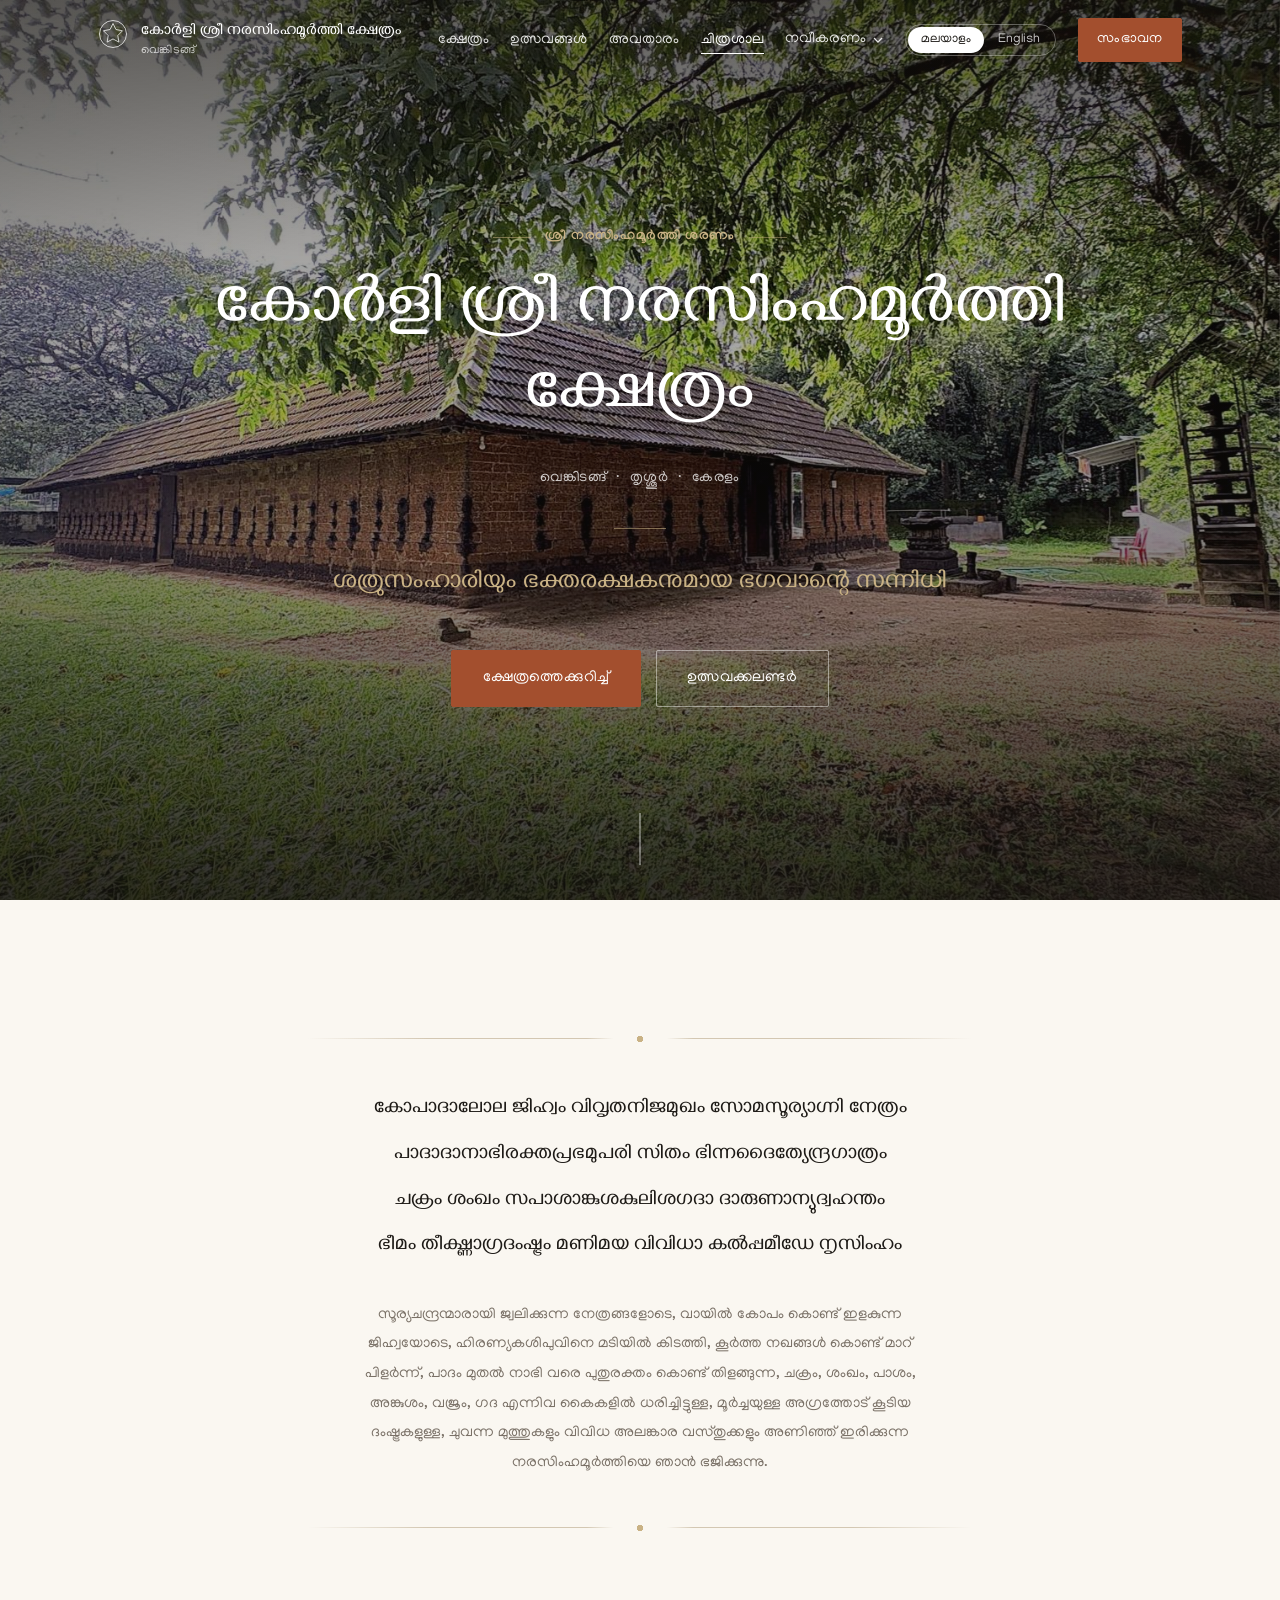
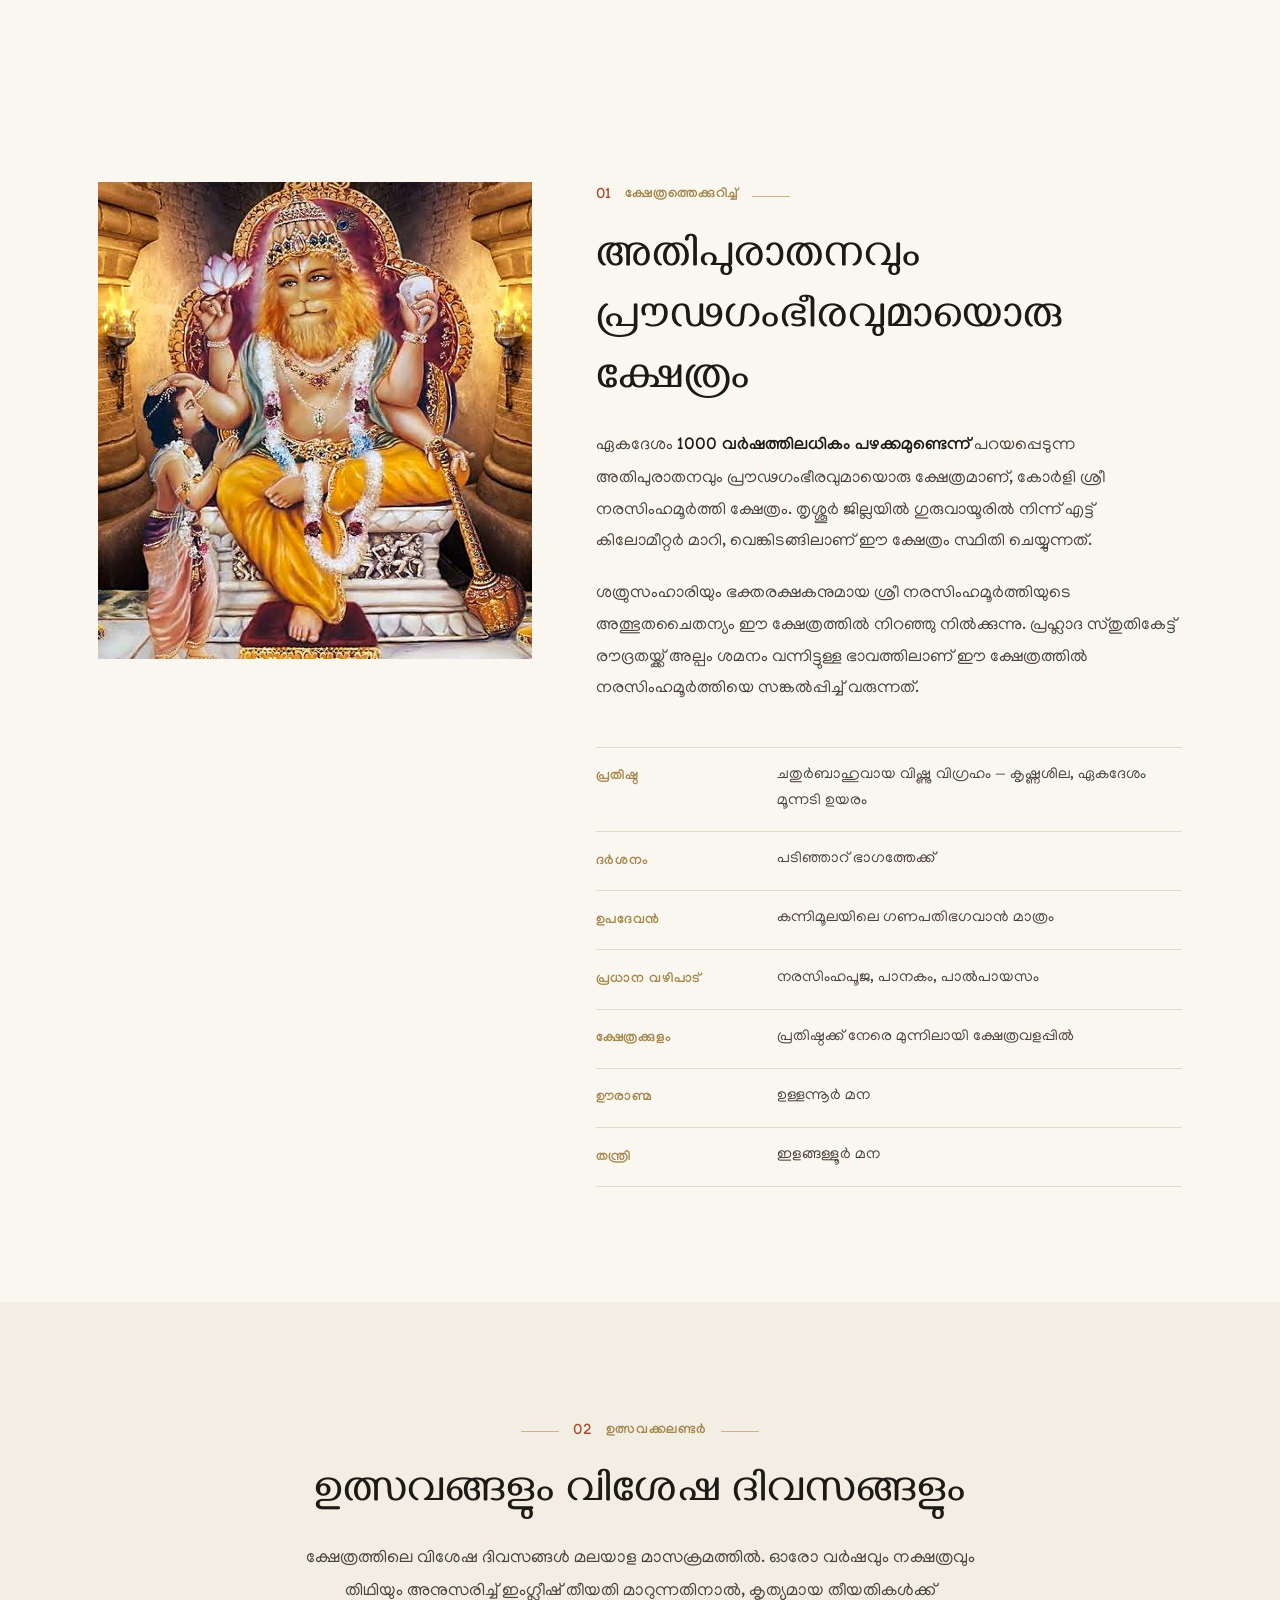
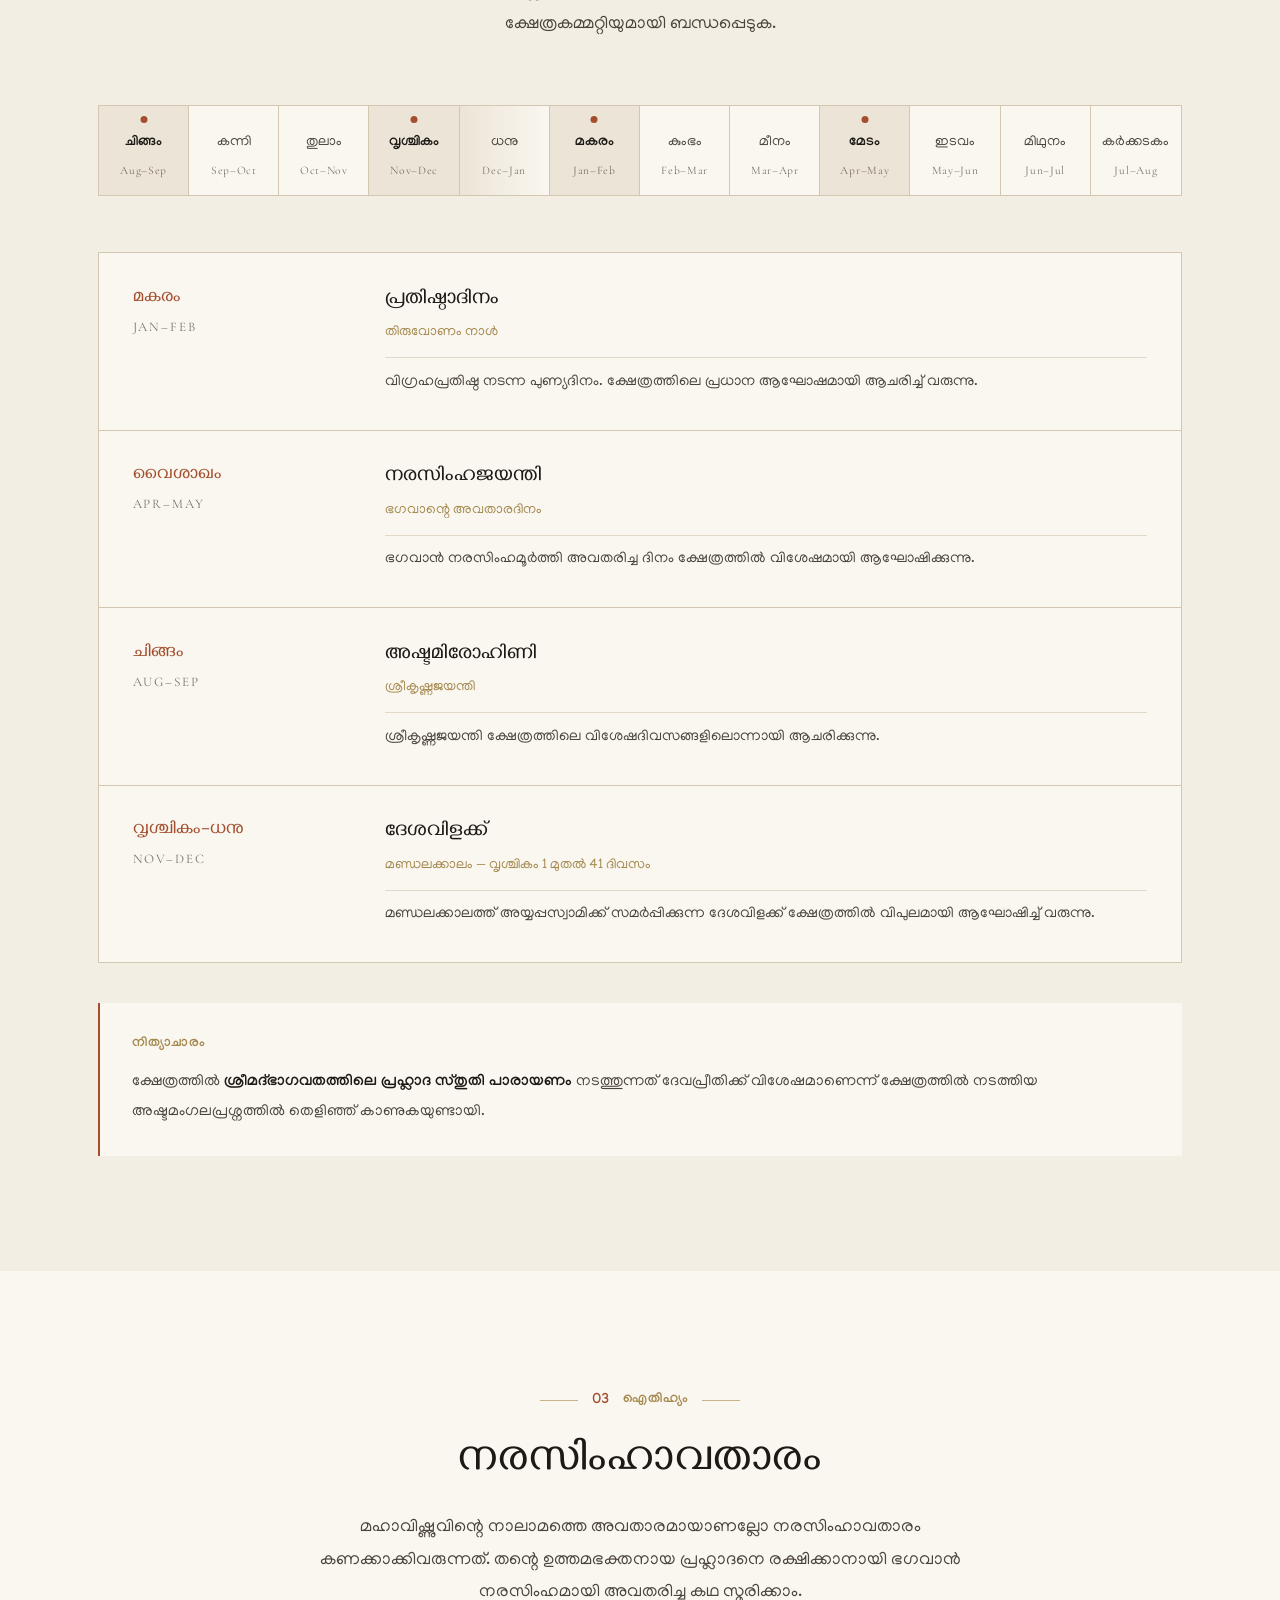
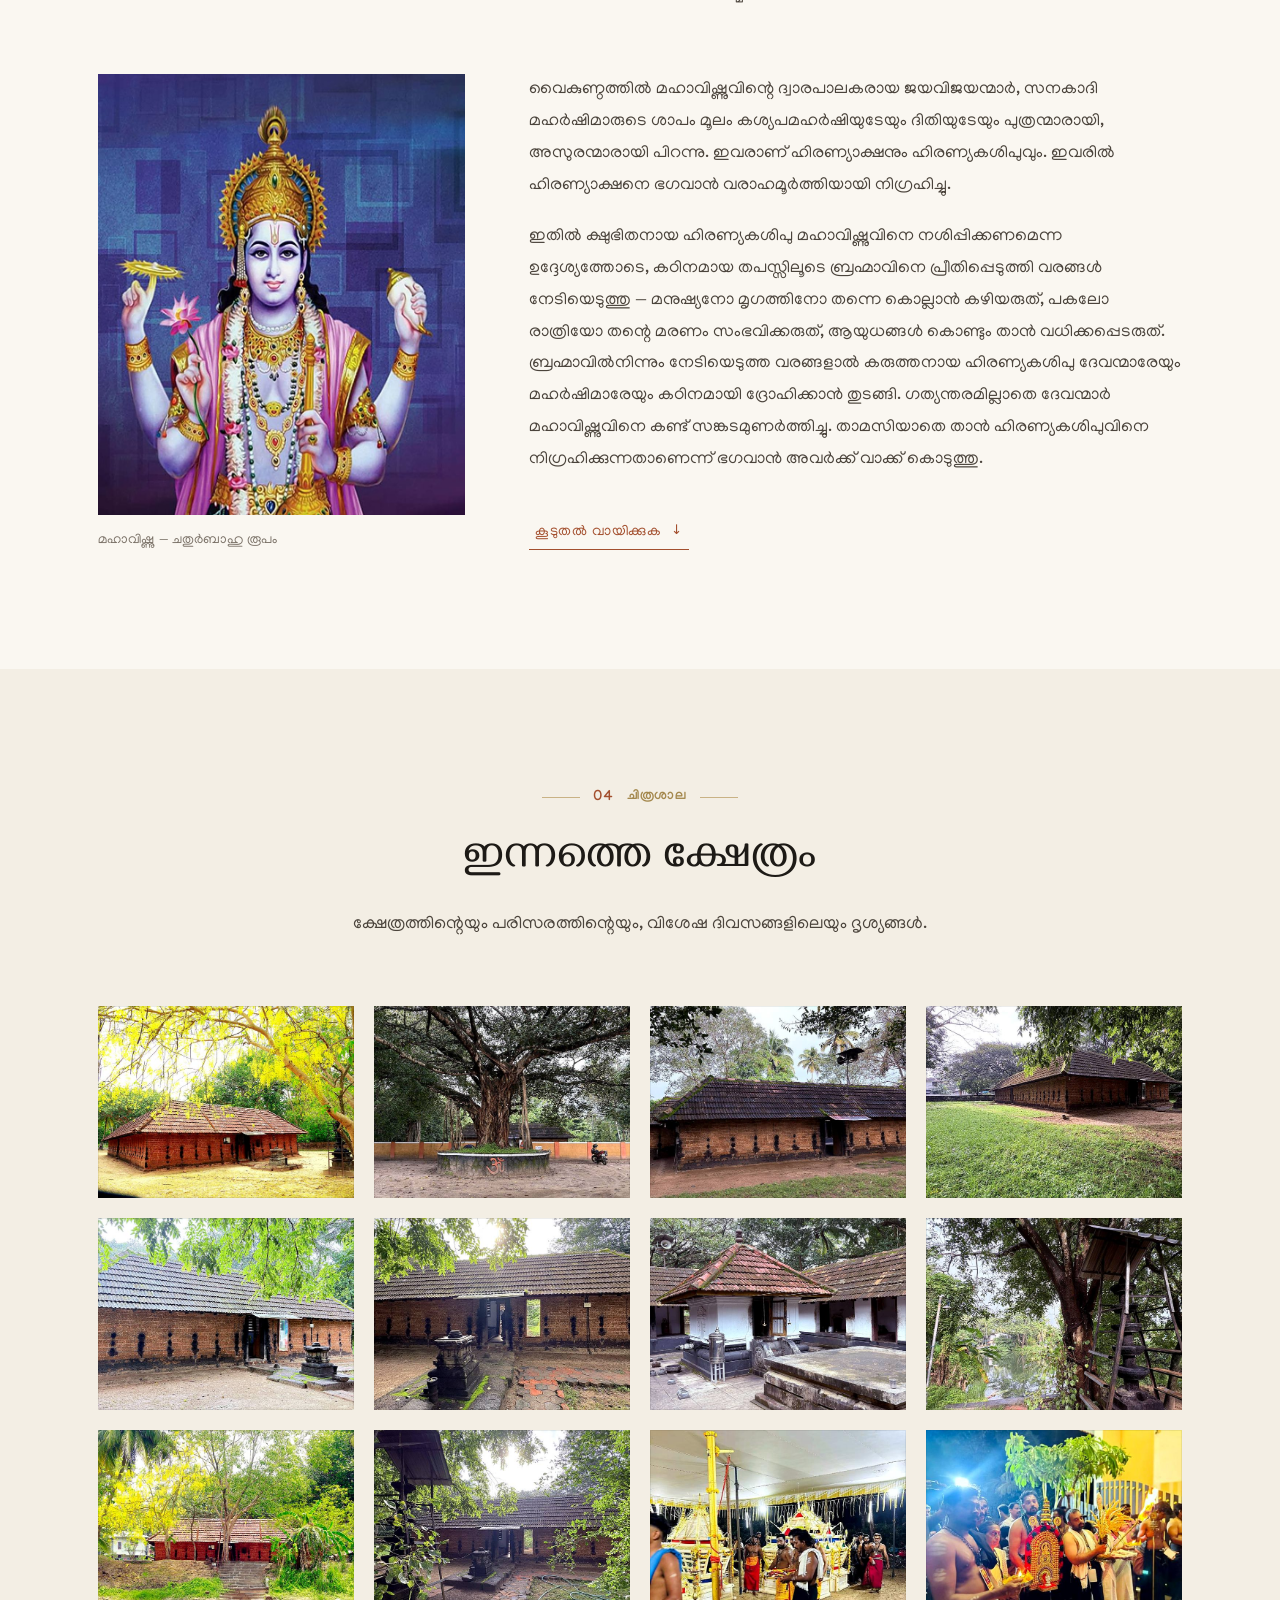
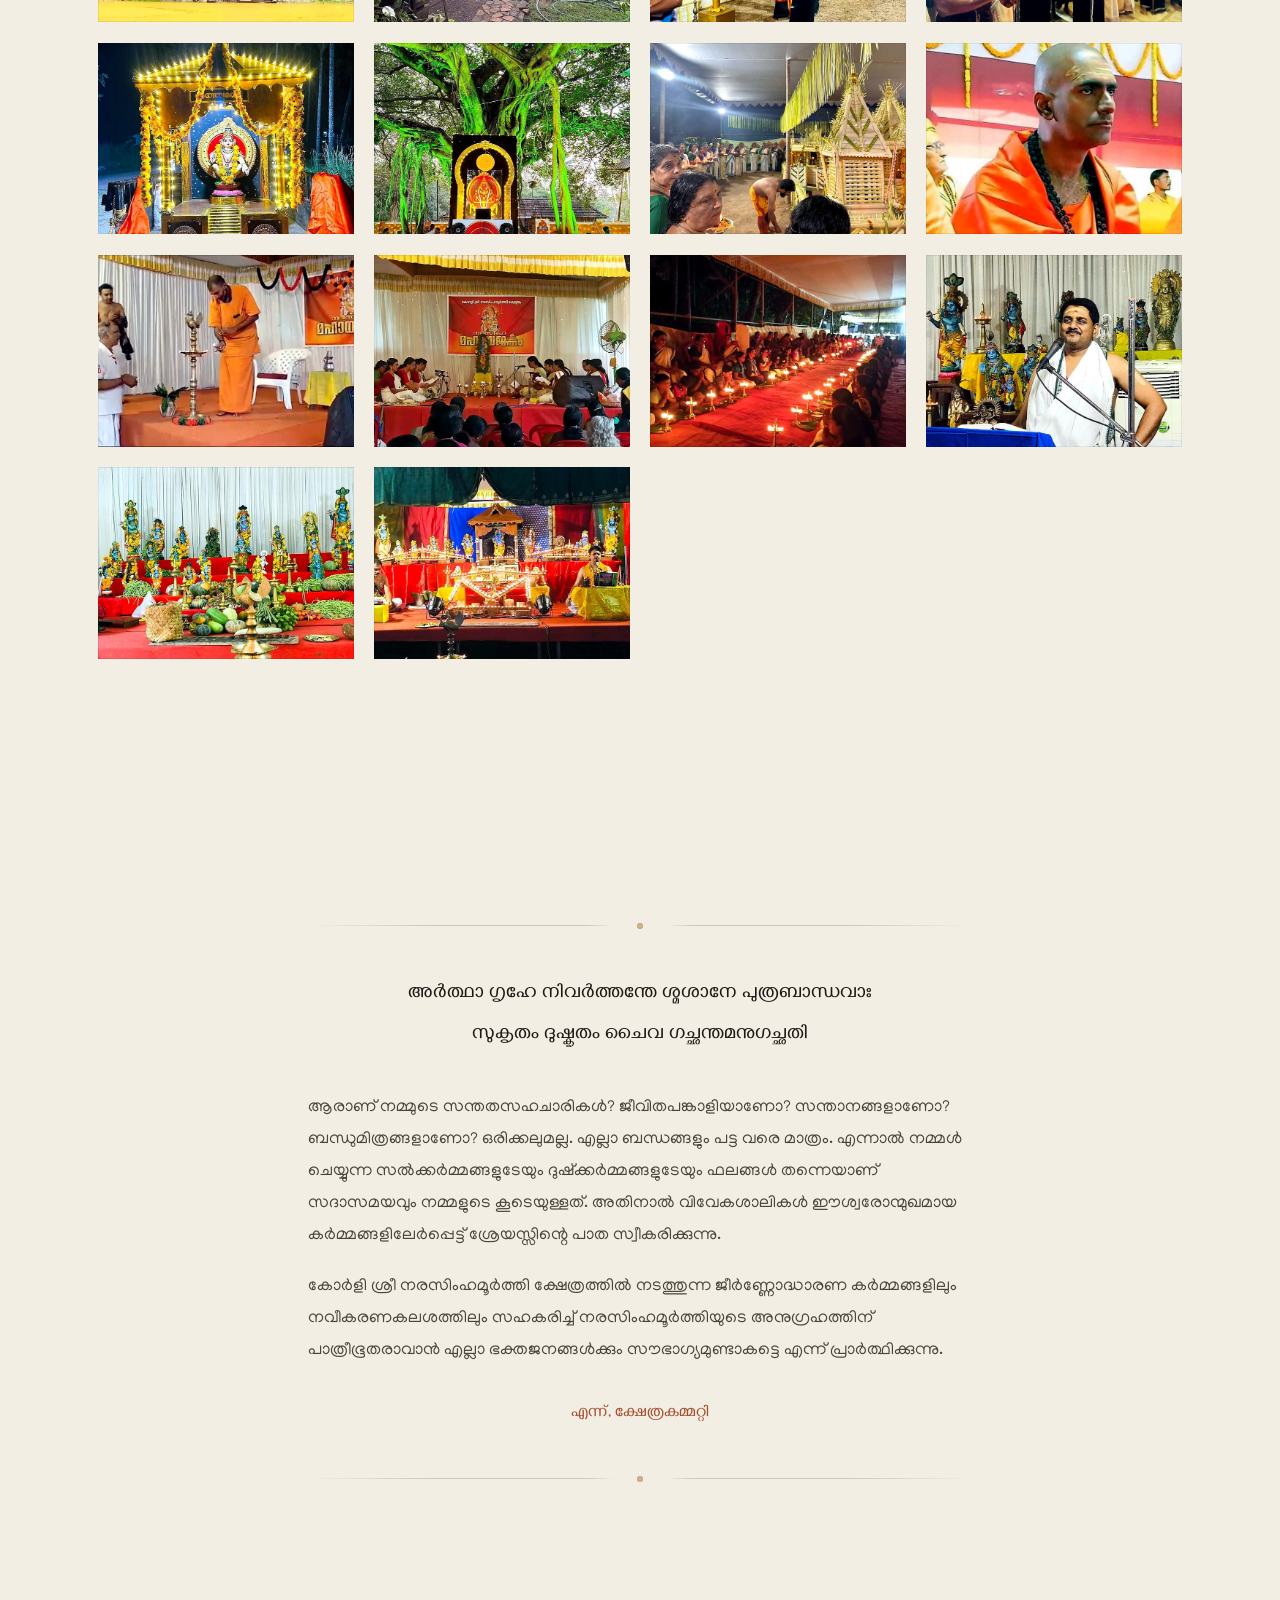
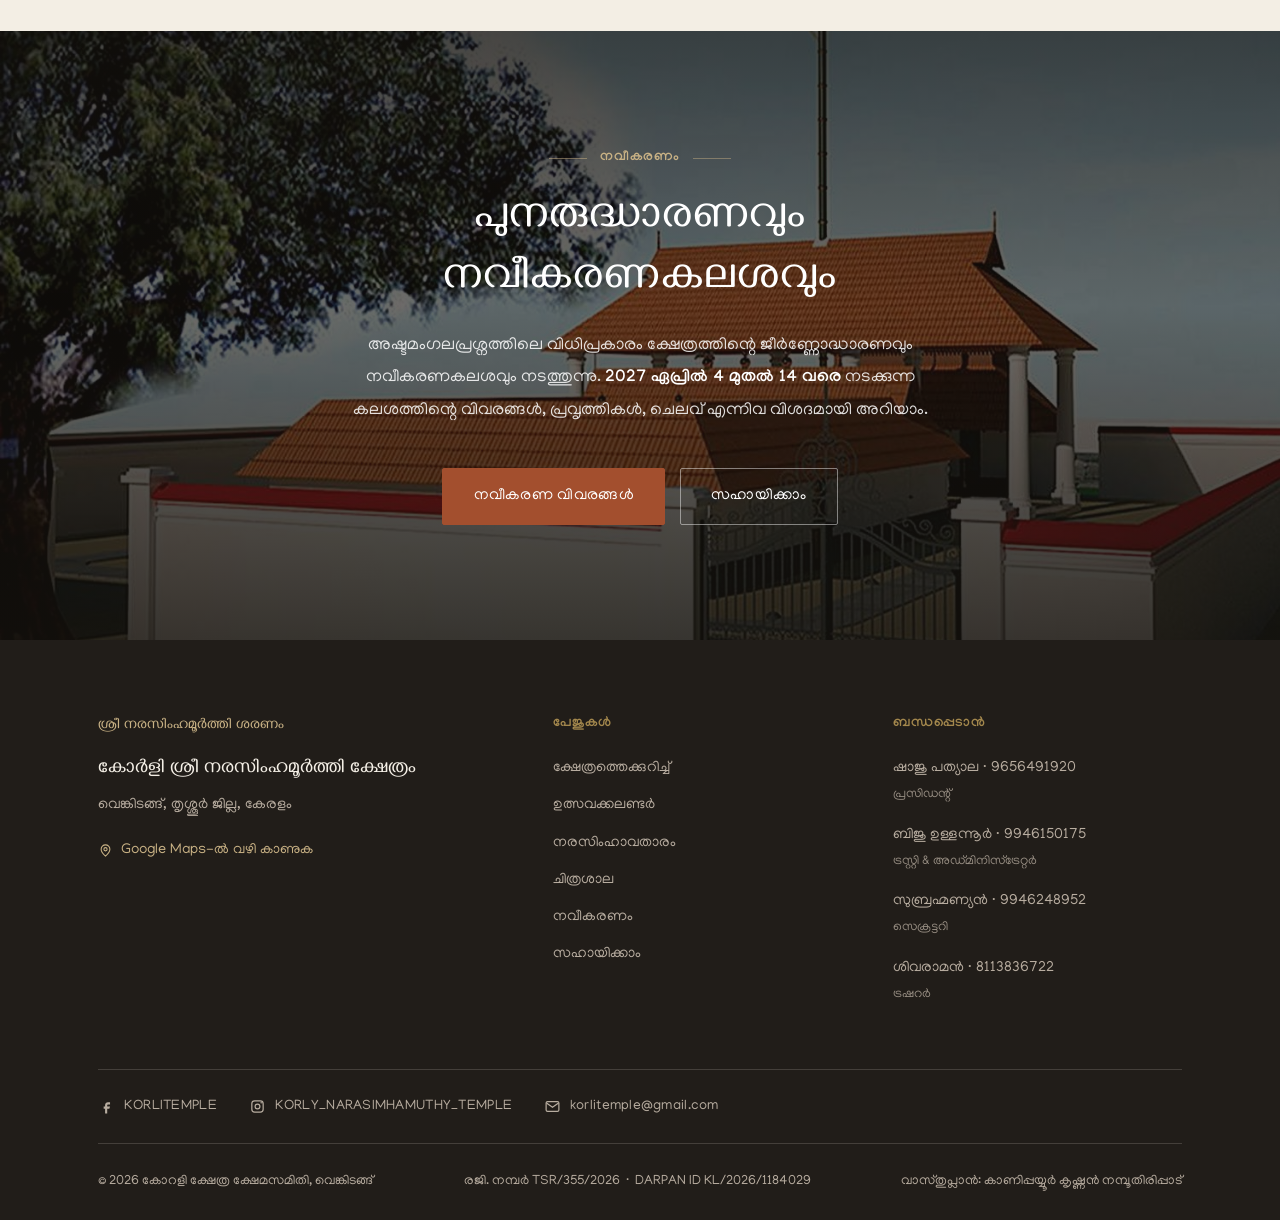
<file: Code/index.html>
<!DOCTYPE html>
<html lang="ml" data-lang="ml">
<head>
<meta charset="UTF-8">
<meta name="viewport" content="width=device-width, initial-scale=1">
<title>കോർളി ശ്രീ നരസിംഹമൂർത്തി ക്ഷേത്രം, വെങ്കിടങ്ങ്</title>
<meta name="description" content="വെങ്കിടങ്ങിലെ അതിപുരാതനമായ കോർളി ശ്രീ നരസിംഹമൂർത്തി ക്ഷേത്രം — ചരിത്രം, പ്രതിഷ്ഠ, ഉത്സവങ്ങൾ, നരസിംഹാവതാരം, ചിത്രശാല.">
<meta name="theme-color" content="#faf7f1">

<meta property="og:type" content="website">
<meta property="og:locale" content="ml_IN">
<meta property="og:title" content="കോർളി ശ്രീ നരസിംഹമൂർത്തി ക്ഷേത്രം, വെങ്കിടങ്ങ്">
<meta property="og:description" content="വെങ്കിടങ്ങിലെ അതിപുരാതനമായ ശ്രീ നരസിംഹമൂർത്തി ക്ഷേത്രം.">
<meta property="og:image" content="assets/img/hero.jpg">

<link rel="preconnect" href="https://fonts.googleapis.com">
<link rel="preconnect" href="https://fonts.gstatic.com" crossorigin>
<link href="https://fonts.googleapis.com/css2?family=Gayathri:wght@100;400;700&family=Manjari:wght@100;400;700&family=Cormorant+Garamond:wght@300;400;500;600&display=swap" rel="stylesheet">
<link rel="stylesheet" href="css/style.css">
<noscript><style>
  .reveal{ opacity:1; transform:none; }
  .collapse__body{ max-height:none; opacity:1; }
  .collapse__btn,.langsw{ display:none; }
</style></noscript>
<link rel="icon" href="data:image/svg+xml,%3Csvg xmlns='http://www.w3.org/2000/svg' viewBox='0 0 32 32'%3E%3Crect width='32' height='32' fill='%23faf7f1'/%3E%3Cpath d='M16 4l3.2 6.6L26.5 12l-5.2 5.2 1.2 7.3L16 21l-6.5 3.5 1.2-7.3L5.5 12l7.3-1.4z' fill='none' stroke='%23a34f2e' stroke-width='1.4'/%3E%3C/svg%3E">
</head>
<body>

<div class="progress" id="progress" aria-hidden="true"></div>
<a class="skip" href="#main"><span lang="ml">ഉള്ളടക്കത്തിലേക്ക് പോകുക</span><span lang="en">Skip to content</span></a>

<!-- ══════════ HEADER ══════════ -->
<header class="hdr" id="hdr">
  <div class="hdr__in">
    <a class="brand" href="index.html">
      <span class="brand__mark" aria-hidden="true">
        <svg viewBox="0 0 40 40" width="30" height="30">
          <circle cx="20" cy="20" r="18" fill="none" stroke="currentColor" stroke-width="1"/>
          <path d="M20 6l3.9 8 8.8 1.7-6.3 6.3 1.4 8.8L20 26.6 12.2 30.8l1.4-8.8L7.3 15.7 16.1 14z"
                fill="none" stroke="currentColor" stroke-width="1"/>
        </svg>
      </span>
      <span class="brand__txt">
        <span class="brand__name" lang="ml">കോർളി ശ്രീ നരസിംഹമൂർത്തി ക്ഷേത്രം</span>
        <span class="brand__name" lang="en">Korli Sri Narasimhamurthy Temple</span>
        <span class="brand__sub" lang="ml">വെങ്കിടങ്ങ്</span>
        <span class="brand__sub" lang="en">Venkitangu</span>
      </span>
    </a>

    <nav class="nav" id="nav" aria-label="പ്രധാന മെനു">
      <ul class="nav__list">
        <li><a href="#kshethram"><span lang="ml">ക്ഷേത്രം</span><span lang="en">Temple</span></a></li>
        <li><a href="#kalendar"><span lang="ml">ഉത്സവങ്ങൾ</span><span lang="en">Festivals</span></a></li>
        <li><a href="#avatharam"><span lang="ml">അവതാരം</span><span lang="en">Avatar</span></a></li>
        <li><a href="#chithrasala"><span lang="ml">ചിത്രശാല</span><span lang="en">Gallery</span></a></li>

        <li class="nav__has-sub" data-sub>
          <a href="renovation.html" class="nav__subtoggle" aria-expanded="false" aria-haspopup="true">
            <span lang="ml">നവീകരണം</span><span lang="en">Renovation</span>
            <svg class="nav__caret" viewBox="0 0 10 6" width="10" height="6" aria-hidden="true">
              <path d="M1 1l4 4 4-4" fill="none" stroke="currentColor" stroke-width="1.3"/>
            </svg>
          </a>
          <ul class="nav__sub">
            <li><a href="renovation.html#kalasham"><span lang="ml">നവീകരണ കലശം</span><span lang="en">Naveekarana Kalasham</span></a></li>
            <li><a href="renovation.html#darshanam"><span lang="ml">നവീകരണ ദർശനം</span><span lang="en">Renovation Vision</span></a></li>
            <li><a href="renovation.html#pravruthikal"><span lang="ml">പ്രവൃത്തികളും ചെലവും</span><span lang="en">Works &amp; Costs</span></a></li>
            <li><a href="renovation.html#prashnam"><span lang="ml">അഷ്ടമംഗലപ്രശ്നം</span><span lang="en">Ashtamangala Prashna</span></a></li>
          </ul>
        </li>
      </ul>

      <div class="langsw" role="group" aria-label="Language / ഭാഷ">
        <button type="button" data-lang-set="ml" class="is-on">മലയാളം</button>
        <button type="button" data-lang-set="en">English</button>
      </div>

      <a class="btn btn--sm nav__cta" href="renovation.html#sahayikkam">
        <span lang="ml">സംഭാവന</span><span lang="en">Donation</span>
      </a>
    </nav>

    <!-- mobile-only language toggle: lives in the header bar, not the drawer,
         so it is reachable without opening the menu -->
    <div class="langsw langsw--bar" role="group" aria-label="Language / ഭാഷ">
      <button type="button" data-lang-set="ml">
        <svg viewBox="0 0 24 24" width="15" height="15" aria-hidden="true">
          <circle cx="12" cy="12" r="9" fill="none" stroke="currentColor" stroke-width="1.6"/>
          <path d="M3 12h18M12 3c2.6 2.7 2.6 15.3 0 18M12 3c-2.6 2.7-2.6 15.3 0 18"
                fill="none" stroke="currentColor" stroke-width="1.6"/>
        </svg><span>മലയാളം</span>
      </button>
      <button type="button" data-lang-set="en">
        <svg viewBox="0 0 24 24" width="15" height="15" aria-hidden="true">
          <circle cx="12" cy="12" r="9" fill="none" stroke="currentColor" stroke-width="1.6"/>
          <path d="M3 12h18M12 3c2.6 2.7 2.6 15.3 0 18M12 3c-2.6 2.7-2.6 15.3 0 18"
                fill="none" stroke="currentColor" stroke-width="1.6"/>
        </svg><span>English</span>
      </button>
    </div>

    <button class="burger" id="burger" aria-label="മെനു തുറക്കുക" aria-expanded="false" aria-controls="nav">
      <span></span><span></span><span></span>
    </button>
  </div>
</header>

<main id="main">

<!-- ══════════ HERO ══════════ -->
<section class="hero" id="top">
  <div class="hero__media">
    <img src="assets/img/hero.jpg" alt="കോർളി ശ്രീ നരസിംഹമൂർത്തി ക്ഷേത്രം" fetchpriority="high" width="1900" height="1069">
  </div>
  <div class="hero__veil"></div>

  <div class="hero__in">
    <p class="eyebrow eyebrow--light reveal">
      <span lang="ml">ശ്രീ നരസിംഹമൂർത്തി ശരണം</span>
      <span lang="en">We seek refuge in Lord Sri Narasimha Murthy</span>
    </p>
    <h1 class="hero__title reveal" data-d="1">
      <span lang="ml">കോർളി ശ്രീ നരസിംഹമൂർത്തി<br>ക്ഷേത്രം</span>
      <span lang="en">Korli Sri Narasimhamurthy<br>Temple</span>
    </h1>
    <p class="hero__place reveal" data-d="2">
      <span lang="ml">വെങ്കിടങ്ങ് &nbsp;·&nbsp; തൃശ്ശൂർ &nbsp;·&nbsp; കേരളം</span>
      <span lang="en">Venkitangu &nbsp;·&nbsp; Thrissur &nbsp;·&nbsp; Kerala</span>
    </p>
    <p class="hero__tag reveal" data-d="3">
      <span lang="ml">ശത്രുസംഹാരിയും ഭക്തരക്ഷകനുമായ ഭഗവാന്റെ സന്നിധി</span>
      <span lang="en">The sanctum of the Lord who destroys enemies and protects His devotees</span>
    </p>
    <div class="hero__acts reveal" data-d="4">
      <a class="btn" href="#kshethram"><span lang="ml">ക്ഷേത്രത്തെക്കുറിച്ച്</span><span lang="en">About the Temple</span></a>
      <a class="btn btn--ghost btn--ghost-light" href="#kalendar"><span lang="ml">ഉത്സവക്കലണ്ടർ</span><span lang="en">Festival Calendar</span></a>
    </div>
  </div>

  <a class="hero__scroll" href="#sloka" aria-label="താഴേക്ക്"><span></span></a>
</section>

<!-- ══════════ SLOKA ══════════ -->
<section class="sloka" id="sloka">
  <div class="wrap wrap--narrow">
    <span class="ornament" aria-hidden="true"></span>
    <blockquote class="sloka__verse reveal">
      <p>കോപാദാലോല ജിഹ്വം വിവൃതനിജമുഖം സോമസൂര്യാഗ്നി നേത്രം</p>
      <p>പാദാദാനാഭിരക്തപ്രഭമുപരി സിതം ഭിന്നദൈത്യേന്ദ്രഗാത്രം</p>
      <p>ചക്രം ശംഖം സപാശാങ്കുശകുലിശഗദാ ദാരുണാന്യുദ്വഹന്തം</p>
      <p>ഭീമം തീക്ഷ്ണാഗ്രദംഷ്ട്രം മണിമയ വിവിധാ കൽപ്പമീഡേ നൃസിംഹം</p>
    </blockquote>
    <p class="sloka__meaning reveal" data-d="1" lang="ml">
      സൂര്യചന്ദ്രന്മാരായി ജ്വലിക്കുന്ന നേത്രങ്ങളോടെ, വായിൽ കോപം കൊണ്ട് ഇളകുന്ന ജിഹ്വയോടെ,
      ഹിരണ്യകശിപുവിനെ മടിയിൽ കിടത്തി, കൂർത്ത നഖങ്ങൾ കൊണ്ട് മാറ് പിളർന്ന്, പാദം മുതൽ നാഭി വരെ
      പുതുരക്തം കൊണ്ട് തിളങ്ങുന്ന, ചക്രം, ശംഖം, പാശം, അങ്കുശം, വജ്രം, ഗദ എന്നിവ കൈകളിൽ
      ധരിച്ചിട്ടുള്ള, മൂർച്ചയുള്ള അഗ്രത്തോട് കൂടിയ ദംഷ്ട്രകളുള്ള, ചുവന്ന മുത്തുകളും വിവിധ അലങ്കാര
      വസ്തുക്കളും അണിഞ്ഞ് ഇരിക്കുന്ന നരസിംഹമൂർത്തിയെ ഞാൻ ഭജിക്കുന്നു.
    </p>
    <p class="sloka__meaning reveal" data-d="1" lang="en">
      I worship Lord Narasimha, whose eyes are as bright as the Sun and the Moon, whose tongue
      moves angrily, who has laid Hiranyakashipu in His lap and pierced his chest with His sharp
      nails, so that the body is covered with warm blood from the feet to the navel, who is armed
      with the conch, the discus, the rope, the iron goad, the Vajra and the mace, whose large
      canine teeth are sharp-edged and who sits, adorned with red pearls and various other ornaments.
    </p>
    <span class="ornament" aria-hidden="true"></span>
  </div>
</section>

<!-- ══════════ ABOUT ══════════ -->
<section class="sec" id="kshethram">
  <div class="wrap">
    <div class="split">
      <div class="split__media reveal">
        <figure class="fig fig--tall">
          <img src="assets/img/deity-about.jpg" alt="പ്രഹ്ലാദനെ അനുഗ്രഹിക്കുന്ന ശ്രീ നരസിംഹമൂർത്തി — പ്രസന്നഭാവം" loading="lazy" width="820" height="902">
        </figure>
      </div>
      <div class="split__body">
        <p class="eyebrow reveal"><span class="num">01</span>
          <span lang="ml">ക്ഷേത്രത്തെക്കുറിച്ച്</span><span lang="en">About the Temple</span></p>
        <h2 class="reveal" data-d="1">
          <span lang="ml">അതിപുരാതനവും<br>പ്രൗഢഗംഭീരവുമായൊരു ക്ഷേത്രം</span>
          <span lang="en">A majestic, glorious<br>and ancient temple</span>
        </h2>
        <div class="prose reveal" data-d="2">
          <p lang="ml">
            ഏകദേശം <strong>1000 വർഷത്തിലധികം പഴക്കമുണ്ടെന്ന്</strong> പറയപ്പെടുന്ന അതിപുരാതനവും
            പ്രൗഢഗംഭീരവുമായൊരു ക്ഷേത്രമാണ്, കോർളി ശ്രീ നരസിംഹമൂർത്തി ക്ഷേത്രം. തൃശ്ശൂർ ജില്ലയിൽ
            ഗുരുവായൂരിൽ നിന്ന് എട്ട് കിലോമീറ്റർ മാറി, വെങ്കിടങ്ങിലാണ് ഈ ക്ഷേത്രം സ്ഥിതി ചെയ്യുന്നത്.
          </p>
          <p lang="en">
            Korli Sri Narasimhamurthy Temple is a majestic, glorious and ancient temple, said to be
            <strong>more than 1000 years old</strong>. It stands at Venkitangu in Thrissur district,
            eight kilometres from Guruvayur.
          </p>
          <p lang="ml">
            ശത്രുസംഹാരിയും ഭക്തരക്ഷകനുമായ ശ്രീ നരസിംഹമൂർത്തിയുടെ അത്ഭുതചൈതന്യം ഈ ക്ഷേത്രത്തിൽ
            നിറഞ്ഞു നിൽക്കുന്നു. പ്രഹ്ലാദ സ്തുതികേട്ട് രൗദ്രതയ്ക്ക് അല്പം ശമനം വന്നിട്ടുള്ള
            ഭാവത്തിലാണ് ഈ ക്ഷേത്രത്തിൽ നരസിംഹമൂർത്തിയെ സങ്കൽപ്പിച്ച് വരുന്നത്.
          </p>
          <p lang="en">
            The amazing power of Sri Narasimha Murthy, who destroys enemies and protects His
            devotees, fills this temple. The Narasimhamurthy here is worshipped in the mood of the
            Lord after His fury had somewhat subsided on hearing the Prahlada Sthuthi.
          </p>
        </div>

        <dl class="facts reveal" data-d="3">
          <div class="facts__row">
            <dt><span lang="ml">പ്രതിഷ്ഠ</span><span lang="en">Deity</span></dt>
            <dd><span lang="ml">ചതുർബാഹുവായ വിഷ്ണു വിഗ്രഹം — കൃഷ്ണശില, ഏകദേശം മൂന്നടി ഉയരം</span>
                <span lang="en">Four-armed Lord Vishnu — black granite, about three feet tall</span></dd>
          </div>
          <div class="facts__row">
            <dt><span lang="ml">ദർശനം</span><span lang="en">Facing</span></dt>
            <dd><span lang="ml">പടിഞ്ഞാറ് ഭാഗത്തേക്ക്</span><span lang="en">West</span></dd>
          </div>
          <div class="facts__row">
            <dt><span lang="ml">ഉപദേവൻ</span><span lang="en">Sub-deity</span></dt>
            <dd><span lang="ml">കന്നിമൂലയിലെ ഗണപതിഭഗവാൻ മാത്രം</span>
                <span lang="en">Lord Ganapathy in the South-West corner — the only other deity</span></dd>
          </div>
          <div class="facts__row">
            <dt><span lang="ml">പ്രധാന വഴിപാട്</span><span lang="en">Main offering</span></dt>
            <dd><span lang="ml">നരസിംഹപൂജ, പാനകം, പാൽപായസം</span>
                <span lang="en">Narasimha Pooja, Paanakam, Paalpayasam</span></dd>
          </div>
          <div class="facts__row">
            <dt><span lang="ml">ക്ഷേത്രക്കുളം</span><span lang="en">Temple pond</span></dt>
            <dd><span lang="ml">പ്രതിഷ്ഠക്ക് നേരെ മുന്നിലായി ക്ഷേത്രവളപ്പിൽ</span>
                <span lang="en">Within the precincts, right in front of the main deity</span></dd>
          </div>
          <div class="facts__row">
            <dt><span lang="ml">ഊരാണ്മ</span><span lang="en">Trustees</span></dt>
            <dd><span lang="ml">ഉള്ളന്നൂർ മന</span><span lang="en">Ullannur Mana</span></dd>
          </div>
          <div class="facts__row">
            <dt><span lang="ml">തന്ത്രി</span><span lang="en">Thanthri</span></dt>
            <dd><span lang="ml">ഇളങ്ങള്ളൂർ മന</span><span lang="en">Ilangannur Mana</span></dd>
          </div>
        </dl>
      </div>
    </div>
  </div>
</section>

<!-- ══════════ CALENDAR ══════════ -->
<section class="sec sec--tint" id="kalendar">
  <div class="wrap">
    <header class="sec__head sec__head--center">
      <p class="eyebrow reveal"><span class="num">02</span>
        <span lang="ml">ഉത്സവക്കലണ്ടർ</span><span lang="en">Festival Calendar</span></p>
      <h2 class="reveal" data-d="1">
        <span lang="ml">ഉത്സവങ്ങളും വിശേഷ ദിവസങ്ങളും</span>
        <span lang="en">Festivals &amp; Special Days</span>
      </h2>
      <p class="lede reveal" data-d="2">
        <span lang="ml">ക്ഷേത്രത്തിലെ വിശേഷ ദിവസങ്ങൾ മലയാള മാസക്രമത്തിൽ. ഓരോ വർഷവും
          നക്ഷത്രവും തിഥിയും അനുസരിച്ച് ഇംഗ്ലീഷ് തീയതി മാറുന്നതിനാൽ, കൃത്യമായ
          തീയതികൾക്ക് ക്ഷേത്രകമ്മറ്റിയുമായി ബന്ധപ്പെടുക.</span>
        <span lang="en">The temple's observances follow the Malayalam calendar. Because the
          Gregorian date shifts each year with the star and lunar day, please contact the
          temple committee for exact dates.</span>
      </p>
    </header>

    <!-- year wheel -->
    <div class="year reveal" role="img"
         aria-label="മലയാള വർഷത്തിലെ ഉത്സവങ്ങൾ — ചിങ്ങം മുതൽ കർക്കടകം വരെ">
      <ol class="year__months">
        <li class="year__m is-event" data-ev="1"><b lang="ml">ചിങ്ങം</b><b lang="en">Chingam</b><i>Aug–Sep</i></li>
        <li class="year__m"><b lang="ml">കന്നി</b><b lang="en">Kanni</b><i>Sep–Oct</i></li>
        <li class="year__m"><b lang="ml">തുലാം</b><b lang="en">Thulam</b><i>Oct–Nov</i></li>
        <li class="year__m is-event" data-ev="2"><b lang="ml">വൃശ്ചികം</b><b lang="en">Vrischikam</b><i>Nov–Dec</i></li>
        <li class="year__m is-span"><b lang="ml">ധനു</b><b lang="en">Dhanu</b><i>Dec–Jan</i></li>
        <li class="year__m is-event" data-ev="3"><b lang="ml">മകരം</b><b lang="en">Makaram</b><i>Jan–Feb</i></li>
        <li class="year__m"><b lang="ml">കുംഭം</b><b lang="en">Kumbham</b><i>Feb–Mar</i></li>
        <li class="year__m"><b lang="ml">മീനം</b><b lang="en">Meenam</b><i>Mar–Apr</i></li>
        <li class="year__m is-event" data-ev="4"><b lang="ml">മേടം</b><b lang="en">Medam</b><i>Apr–May</i></li>
        <li class="year__m"><b lang="ml">ഇടവം</b><b lang="en">Edavam</b><i>May–Jun</i></li>
        <li class="year__m"><b lang="ml">മിഥുനം</b><b lang="en">Midhunam</b><i>Jun–Jul</i></li>
        <li class="year__m"><b lang="ml">കർക്കടകം</b><b lang="en">Karkidakam</b><i>Jul–Aug</i></li>
      </ol>
    </div>

    <ul class="cal">
      <li class="cal__it reveal">
        <div class="cal__when">
          <span class="cal__mo" lang="ml">മകരം</span><span class="cal__mo" lang="en">Makaram</span>
          <span class="cal__greg">Jan–Feb</span>
        </div>
        <div class="cal__body">
          <h3><span lang="ml">പ്രതിഷ്ഠാദിനം</span><span lang="en">Prathishta Dinam</span></h3>
          <p class="cal__star"><span lang="ml">തിരുവോണം നാൾ</span><span lang="en">On the star Thiru Onam</span></p>
          <p><span lang="ml">വിഗ്രഹപ്രതിഷ്ഠ നടന്ന പുണ്യദിനം. ക്ഷേത്രത്തിലെ പ്രധാന ആഘോഷമായി
            ആചരിച്ച് വരുന്നു.</span>
            <span lang="en">The day the idol was consecrated — observed as the temple's principal
            celebration.</span></p>
        </div>
      </li>

      <li class="cal__it reveal" data-d="1">
        <div class="cal__when">
          <span class="cal__mo" lang="ml">വൈശാഖം</span><span class="cal__mo" lang="en">Vaishakham</span>
          <span class="cal__greg">Apr–May</span>
        </div>
        <div class="cal__body">
          <h3><span lang="ml">നരസിംഹജയന്തി</span><span lang="en">Narasimha Jayanthi</span></h3>
          <p class="cal__star"><span lang="ml">ഭഗവാന്റെ അവതാരദിനം</span><span lang="en">The Lord's day of incarnation</span></p>
          <p><span lang="ml">ഭഗവാൻ നരസിംഹമൂർത്തി അവതരിച്ച ദിനം ക്ഷേത്രത്തിൽ വിശേഷമായി
            ആഘോഷിക്കുന്നു.</span>
            <span lang="en">The day Lord Narasimha manifested is celebrated with special
            observance at the temple.</span></p>
        </div>
      </li>

      <li class="cal__it reveal" data-d="2">
        <div class="cal__when">
          <span class="cal__mo" lang="ml">ചിങ്ങം</span><span class="cal__mo" lang="en">Chingam</span>
          <span class="cal__greg">Aug–Sep</span>
        </div>
        <div class="cal__body">
          <h3><span lang="ml">അഷ്ടമിരോഹിണി</span><span lang="en">Ashtami Rohini</span></h3>
          <p class="cal__star"><span lang="ml">ശ്രീകൃഷ്ണജയന്തി</span><span lang="en">Sri Krishna Jayanthi</span></p>
          <p><span lang="ml">ശ്രീകൃഷ്ണജയന്തി ക്ഷേത്രത്തിലെ വിശേഷദിവസങ്ങളിലൊന്നായി
            ആചരിക്കുന്നു.</span>
            <span lang="en">Sri Krishna Jayanthi is observed as one of the temple's special days.</span></p>
        </div>
      </li>

      <li class="cal__it reveal" data-d="3">
        <div class="cal__when">
          <span class="cal__mo" lang="ml">വൃശ്ചികം–ധനു</span><span class="cal__mo" lang="en">Vrischikam–Dhanu</span>
          <span class="cal__greg">Nov–Dec</span>
        </div>
        <div class="cal__body">
          <h3><span lang="ml">ദേശവിളക്ക്</span><span lang="en">Desha Vilakku</span></h3>
          <p class="cal__star"><span lang="ml">മണ്ഡലക്കാലം — വൃശ്ചികം 1 മുതൽ 41 ദിവസം</span>
            <span lang="en">Mandala season — 41 days from the 1st of Vrischikam</span></p>
          <p><span lang="ml">മണ്ഡലക്കാലത്ത് അയ്യപ്പസ്വാമിക്ക് സമർപ്പിക്കുന്ന ദേശവിളക്ക്
            ക്ഷേത്രത്തിൽ വിപുലമായി ആഘോഷിച്ച് വരുന്നു.</span>
            <span lang="en">The Desha Vilakku, dedicated to Lord Ayyappa during the Mandala
            season, is celebrated at the temple on a grand scale.</span></p>
        </div>
      </li>
    </ul>

    <aside class="note reveal">
      <p class="note__label"><span lang="ml">നിത്യാചാരം</span><span lang="en">Daily observance</span></p>
      <p><span lang="ml">ക്ഷേത്രത്തിൽ <strong>ശ്രീമദ്ഭാഗവതത്തിലെ പ്രഹ്ലാദ സ്തുതി പാരായണം</strong>
        നടത്തുന്നത് ദേവപ്രീതിക്ക് വിശേഷമാണെന്ന് ക്ഷേത്രത്തിൽ നടത്തിയ അഷ്ടമംഗലപ്രശ്നത്തിൽ
        തെളിഞ്ഞ് കാണുകയുണ്ടായി.</span>
        <span lang="en">The Ashtamangalya Prashna conducted at the temple revealed that reading the
        <strong>Prahlada Sthuthi from the Srimad Bhagavatha Puranam</strong> particularly pleases
        the Lord.</span></p>
    </aside>
  </div>
</section>

<!-- ══════════ AVATHARAM ══════════ -->
<section class="sec avathara" id="avatharam">
  <div class="wrap">
    <header class="sec__head sec__head--center">
      <p class="eyebrow reveal"><span class="num">03</span>
        <span lang="ml">ഐതിഹ്യം</span><span lang="en">The Legend</span></p>
      <h2 class="reveal" data-d="1"><span lang="ml">നരസിംഹാവതാരം</span><span lang="en">Narasimha Avataram</span></h2>
      <p class="lede reveal" data-d="2">
        <span lang="ml">മഹാവിഷ്ണുവിന്റെ നാലാമത്തെ അവതാരമായാണല്ലോ നരസിംഹാവതാരം
          കണക്കാക്കിവരുന്നത്. തന്റെ ഉത്തമഭക്തനായ പ്രഹ്ലാദനെ രക്ഷിക്കാനായി ഭഗവാൻ
          നരസിംഹമായി അവതരിച്ച കഥ സ്മരിക്കാം.</span>
        <span lang="en">Narasimha is reckoned to be the fourth incarnation of Maha Vishnu. We may
          recall the story of how the Lord took this avatar to protect His sublime devotee,
          Prahlada.</span>
      </p>
    </header>

    <div class="avathara__grid">
      <figure class="fig avathara__fig reveal">
        <img src="assets/img/deity-vishnu.jpg" alt="മഹാവിഷ്ണു — ചതുർബാഹു രൂപം" loading="lazy" width="820" height="991">
        <figcaption><span lang="ml">മഹാവിഷ്ണു — ചതുർബാഹു രൂപം</span><span lang="en">Maha Vishnu — the four-armed form</span></figcaption>
      </figure>

      <div class="avathara__text prose reveal" data-d="1">
        <p lang="ml">
          വൈകുണ്ഠത്തിൽ മഹാവിഷ്ണുവിന്റെ ദ്വാരപാലകരായ ജയവിജയന്മാർ, സനകാദി മഹർഷിമാരുടെ ശാപം
          മൂലം കശ്യപമഹർഷിയുടേയും ദിതിയുടേയും പുത്രന്മാരായി, അസുരന്മാരായി പിറന്നു. ഇവരാണ്
          ഹിരണ്യാക്ഷനും ഹിരണ്യകശിപുവും. ഇവരിൽ ഹിരണ്യാക്ഷനെ ഭഗവാൻ വരാഹമൂർത്തിയായി നിഗ്രഹിച്ചു.
        </p>
        <p lang="en">
          Jaya and Vijaya were the sentries at Lord Vishnu's abode, Vaikunda. Incurring the curse of
          the sages like Sanaka, they took birth as Asuras, the sons of sage Kashyapa and Dithi —
          Hiranyaksha and Hiranyakashipu. The Lord killed Hiranyaksha in His avatar as Varahamurthy.
        </p>
        <p lang="ml">
          ഇതിൽ ക്ഷുഭിതനായ ഹിരണ്യകശിപു മഹാവിഷ്ണുവിനെ നശിപ്പിക്കണമെന്ന ഉദ്ദേശ്യത്തോടെ, കഠിനമായ
          തപസ്സിലൂടെ ബ്രഹ്മാവിനെ പ്രീതിപ്പെടുത്തി വരങ്ങൾ നേടിയെടുത്തു — മനുഷ്യനോ മൃഗത്തിനോ തന്നെ
          കൊല്ലാൻ കഴിയരുത്, പകലോ രാത്രിയോ തന്റെ മരണം സംഭവിക്കരുത്, ആയുധങ്ങൾ കൊണ്ടും താൻ
          വധിക്കപ്പെടരുത്. ബ്രഹ്മാവിൽനിന്നും നേടിയെടുത്ത വരങ്ങളാൽ കരുത്തനായ ഹിരണ്യകശിപു
          ദേവന്മാരേയും മഹർഷിമാരേയും കഠിനമായി ദ്രോഹിക്കാൻ തുടങ്ങി. ഗത്യന്തരമില്ലാതെ ദേവന്മാർ
          മഹാവിഷ്ണുവിനെ കണ്ട് സങ്കടമുണർത്തിച്ചു. താമസിയാതെ താൻ ഹിരണ്യകശിപുവിനെ
          നിഗ്രഹിക്കുന്നതാണെന്ന് ഭഗവാൻ അവർക്ക് വാക്ക് കൊടുത്തു.
        </p>
        <p lang="en">
          The resentful and angry Hiranyakashipu resorted to severe penance to please Brahma, the
          intention being to destroy Maha Vishnu. He got the apparently impossible boons he had
          wished for: neither man nor beast should kill him; his death should occur neither during
          the day nor at night; he should not be killed either with or without weapons. The
          invincible Hiranyakashipu began harassing and torturing the Devas and sages. The helpless
          Devas sought refuge in Lord Vishnu, who promised them that He would kill the Asura king
          without much delay.
        </p>
        <div class="collapse" data-collapse>
          <div class="collapse__body" id="avatharaMore">
            <p lang="ml">
              ഇതിനിടയിൽ ഹിരണ്യകശിപുവിനും കയാദുവിനും ഒരു പുത്രൻ ജനിച്ചു — <strong>പ്രഹ്ലാദൻ</strong>.
              ഗർഭസ്ഥശിശുവായിരിക്കെ നാരദ മഹർഷിയിൽ നിന്ന് മഹാവിഷ്ണുവിന്റെ മഹിമകൾ കേൾക്കാനിടയായ
              പ്രഹ്ലാദൻ ഒരു തികഞ്ഞ വിഷ്ണുഭക്തനായി വളരാൻ തുടങ്ങി. ഇതിൽ അസ്വസ്ഥനായ ഹിരണ്യകശിപു
              പ്രഹ്ലാദനിൽ ഭഗവാനോടുള്ള വൈരം വളർത്തിയെടുക്കാനായി എല്ലാ ശ്രമങ്ങളും നടത്തിനോക്കിയെങ്കിലും
              പരാജയപ്പെടുന്നു.
            </p>
            <p lang="en">
              In the meanwhile, Hiranyakashipu and his queen Kayadhu got a son,
              <strong>Prahlada</strong>. Even as a foetus, he heard tales about the legendarily great
              Lord Vishnu, narrated by sage Narada. He grew up as an unconditional devotee of the
              Lord. Hiranyakashipu was naturally not pleased with this. He tried every trick to make
              Prahlada hate the Lord, but all in vain. The child's devotion only intensified as the
              days passed.
            </p>
            <p lang="ml">
              പ്രഹ്ലാദന് ഭഗവാനിലുള്ള ഭക്തി അനുദിനം വർദ്ധിച്ചുവരുന്നത് കണ്ട് പരിഭ്രാന്തനായ അസുരരാജാവ്
              വാളോങ്ങിക്കൊണ്ട് പ്രഹ്ലാദനോട് ചോദിച്ചു — <em>“നിന്റെ വിഷ്ണു എവിടെയാണ് ഇരിക്കുന്നത്?”</em>
              ഭഗവാൻ എല്ലായിടത്തും നിറഞ്ഞ് നിൽക്കുന്നു എന്നായിരുന്നു പ്രഹ്ലാദന്റെ മറുപടി.
              “ഈ തൂണിലുമുണ്ടോ, എങ്കിൽ കാണട്ടെ” എന്ന് പറഞ്ഞ് ഹിരണ്യകശിപു അടുത്തുള്ള തൂണിൽ ആഞ്ഞ് വെട്ടി.
            </p>
            <p lang="en">
              One day, at his wit's end, the king raised the sword threateningly at his son and
              asked, <em>“Where is your Vishnu?”</em> The child answered that the Lord is
              omnipresent. “Is he in this pillar as well? Let us see, then!” — with those words,
              Hiranyakashipu struck forcefully at the nearby pillar.
            </p>
            <p lang="ml">
              അപ്പോൾ ആ തൂൺ പിളർന്ന് അതിഭയാനകമായ നരസിംഹ രൂപത്തിൽ ഭഗവാൻ അവതരിക്കുകയും
              ഹിരണ്യകശിപുവിനെ മടിയിൽ കിടത്തി ഉമ്മറപടിയിൽ ഇരുന്ന്, സന്ധ്യാസമയത്ത് തന്റെ കൂർത്ത
              കൈവിരൽ നഖങ്ങൾ കൊണ്ട് മാറ്പിളർന്ന്, ബ്രഹ്മാവ് നൽകിയ വരങ്ങൾക്ക് ഭംഗമൊന്നും വരുത്താതെ
              നിഗ്രഹിക്കുന്നു.
            </p>
            <p lang="en">
              It then split deafeningly and Lord Narasimha manifested Himself in His most terrible
              form. He placed Hiranyakashipu in His lap, sat on the threshold, and at the twilight
              hour, He pierced his chest with His sharp nails and thus killed him — adhering to all
              the parameters set by Brahma.
            </p>
            <p lang="ml">
              ഹിരണ്യകശിപുവിനെ നിഗ്രഹിച്ച്, അസുരന്റെ കുടൽമാല വലിച്ചെടുത്ത് മാറിലണിഞ്ഞ് രക്തത്തിൽ കുളിച്ച്
              ഭയാനകമായി അട്ടഹസിച്ച് നിൽക്കുന്ന ഭഗവാന്റെ രൂപം കണ്ട് ദേവന്മാർ പോലും ഭയപ്പെട്ടുപോയി.
              ഭഗവാന്റെ ഈ അതിഭീകരരൗദ്രഭാവത്തെ എങ്ങനെ ശമിപ്പിക്കും എന്ന് അറിയാതെ എല്ലാവരും
              വ്യാകുലപ്പെട്ടിരിക്കുമ്പോൾ ബാലനായ പ്രഹ്ലാദൻ തികച്ചും നിർഭയനായി, തൊഴുകൈകളുമായി
              ഭഗവാന്റെ മുന്നിലെത്തുകയും വശ്യമനോഹരമായ ഭഗവൽസ്തുതികൾ ചൊല്ലി ഭഗവാനെ
              നമസ്കരിക്കുകയും ചെയ്തു. ഇതാണ് ഭാഗവതത്തിലെ പ്രശസ്തമായ <strong>പ്രഹ്ലാദസ്തുതി</strong>.
            </p>
            <p lang="en">
              He pulled out the Asura's innards, threw it around his chest and bathed in blood,
              roaring terribly, sending shivers in everyone's spine, including the Devas'. Everyone
              there wondered how to calm down the furious Lord. It was the little Prahlada himself
              who approached Him fearlessly, with folded hands. He placated the Lord with winsome
              salutations and prostrated before Him. That is the famous
              <strong>Prahlada Sthuthi</strong> in the Bhagavatham.
            </p>
            <p lang="ml">
              പ്രഹ്ലാദന്റെ സ്തുതികേട്ട് ഭഗവാൻ ശാന്തനാവുകയും പ്രസന്നഭാവത്തിൽ പ്രഹ്ലാദനെ അനുഗ്രഹിച്ച്
              അന്തർധാനവും ചെയ്തു. ഹിരണ്യകശിപുവിന്റെ വധത്തിന് ശേഷം, പ്രഹ്ലാദ സ്തുതികേട്ട് രൗദ്രതക്ക്
              അല്പം ശമനം വന്നിട്ടുള്ള ഭാവത്തിൽ <strong>ഈ ക്ഷേത്രത്തിൽ നരസിംഹമൂർത്തിയെ
              സങ്കൽപ്പിച്ച് വരുന്നു</strong>.
            </p>
            <p lang="en">
              The Lord gradually grew serene in response to it. He blessed the child cheerfully and
              disappeared. <strong>The Narasimhamurthy in this temple is believed to be in the mood
              of the Lord quietened down a bit after listening to Prahlada Sthuthi.</strong>
            </p>
          </div>
          <button class="collapse__btn" type="button" aria-expanded="false" aria-controls="avatharaMore">
            <span class="collapse__more"><span lang="ml">കൂടുതൽ വായിക്കുക</span><span lang="en">Read more</span></span>
            <span class="collapse__less"><span lang="ml">ചുരുക്കുക</span><span lang="en">Show less</span></span>
          </button>
        </div>
      </div>
    </div>
  </div>
</section>

<!-- ══════════ GALLERY ══════════ -->
<section class="sec sec--tint" id="chithrasala">
  <div class="wrap">
    <header class="sec__head sec__head--center">
      <p class="eyebrow reveal"><span class="num">04</span>
        <span lang="ml">ചിത്രശാല</span><span lang="en">Gallery</span></p>
      <h2 class="reveal" data-d="1"><span lang="ml">ഇന്നത്തെ ക്ഷേത്രം</span><span lang="en">The temple today</span></h2>
      <p class="lede reveal" data-d="2">
        <span lang="ml">ക്ഷേത്രത്തിന്റെയും പരിസരത്തിന്റെയും, വിശേഷ ദിവസങ്ങളിലെയും ദൃശ്യങ്ങൾ.</span>
        <span lang="en">Views of the temple and its surroundings, and of its festival days.</span>
      </p>
    </header>

    <div class="gal" id="gal">
      <button class="gal__it reveal" type="button" data-full="assets/img/gal-konna.jpg" data-cap="കണിക്കൊന്ന പൂത്തുനിൽക്കുന്ന ക്ഷേത്രമുറ്റം" data-cap-en="The temple yard with the kanikonna in bloom">
        <img src="assets/img/thumb-konna.jpg" alt="കണിക്കൊന്ന പൂത്തുനിൽക്കുന്ന ക്ഷേത്രമുറ്റം" loading="lazy" width="700" height="525"><span lang="ml">കണിക്കൊന്നക്കാലം</span><span lang="en">Kanikonna in bloom</span>
      </button>
      <button class="gal__it reveal" type="button" data-full="assets/img/gal-banyan.jpg" data-cap="ക്ഷേത്രമുറ്റത്തെ ആൽത്തറ" data-cap-en="The banyan platform in the temple yard">
        <img src="assets/img/thumb-banyan.jpg" alt="ക്ഷേത്രമുറ്റത്തെ ആൽത്തറ" loading="lazy" width="700" height="525"><span lang="ml">ആൽത്തറ</span><span lang="en">Banyan platform</span>
      </button>
      <button class="gal__it reveal" type="button" data-full="assets/img/gal-front.jpg" data-cap="ചുറ്റമ്പലത്തിന്റെ പുറംഭിത്തി" data-cap-en="The outer wall of the chuttambalam">
        <img src="assets/img/thumb-front.jpg" alt="ചുറ്റമ്പലത്തിന്റെ പുറംഭിത്തി" loading="lazy" width="700" height="525"><span lang="ml">ചുറ്റമ്പലത്തിന്റെ പുറംഭിത്തി</span><span lang="en">Outer wall</span>
      </button>
      <button class="gal__it reveal" type="button" data-full="assets/img/gal-grounds.jpg" data-cap="ക്ഷേത്രവളപ്പ്" data-cap-en="The temple grounds">
        <img src="assets/img/thumb-grounds.jpg" alt="ക്ഷേത്രവളപ്പ്" loading="lazy" width="700" height="525"><span lang="ml">ക്ഷേത്രവളപ്പ്</span><span lang="en">Grounds</span>
      </button>
      <button class="gal__it reveal" type="button" data-full="assets/img/gal-side.jpg" data-cap="ക്ഷേത്രത്തിന്റെ മുൻവശം" data-cap-en="The temple front">
        <img src="assets/img/thumb-side.jpg" alt="ക്ഷേത്രത്തിന്റെ മുൻവശം" loading="lazy" width="700" height="525"><span lang="ml">ക്ഷേത്രത്തിന്റെ മുൻവശം</span><span lang="en">Temple front</span>
      </button>
      <button class="gal__it reveal" type="button" data-full="assets/img/gal-courtyard.jpg" data-cap="തിരുമുറ്റവും ബലിക്കല്ലും" data-cap-en="The inner yard and the balikkallu">
        <img src="assets/img/thumb-courtyard.jpg" alt="തിരുമുറ്റവും ബലിക്കല്ലും" loading="lazy" width="700" height="525"><span lang="ml">തിരുമുറ്റം</span><span lang="en">Inner yard</span>
      </button>
      <button class="gal__it reveal" type="button" data-full="assets/img/gal-sreekovil.jpg" data-cap="ശ്രീകോവിൽ" data-cap-en="The sreekovil (sanctum)">
        <img src="assets/img/thumb-sreekovil.jpg" alt="ശ്രീകോവിൽ" loading="lazy" width="700" height="525"><span lang="ml">ശ്രീകോവിൽ</span><span lang="en">Sreekovil</span>
      </button>
      <button class="gal__it reveal" type="button" data-full="assets/img/gal-pond.jpg" data-cap="ക്ഷേത്രക്കുളവും ദീപസ്തംഭവും" data-cap-en="The temple pond and the lamp pillar">
        <img src="assets/img/thumb-pond.jpg" alt="ക്ഷേത്രക്കുളവും ദീപസ്തംഭവും" loading="lazy" width="700" height="525"><span lang="ml">ക്ഷേത്രക്കുളം</span><span lang="en">Temple pond</span>
      </button>
      <button class="gal__it reveal" type="button" data-full="assets/img/gal-pond-steps.jpg" data-cap="കുളക്കരയിൽ നിന്നുള്ള ക്ഷേത്രദൃശ്യവും പടിക്കെട്ടും" data-cap-en="The temple seen across the pond, with its steps">
        <img src="assets/img/thumb-pond-steps.jpg" alt="കുളക്കരയിൽ നിന്നുള്ള ക്ഷേത്രദൃശ്യവും പടിക്കെട്ടും" loading="lazy" width="700" height="525"><span lang="ml">കുളവും പടിക്കെട്ടും</span><span lang="en">Pond &amp; steps</span>
      </button>
      <button class="gal__it reveal" type="button" data-full="assets/img/gal-vilakku.jpg" data-cap="ക്ഷേത്രത്തിന്റെ അകത്തളം" data-cap-en="The temple interior">
        <img src="assets/img/thumb-vilakku.jpg" alt="ക്ഷേത്രത്തിന്റെ അകത്തളം" loading="lazy" width="700" height="525"><span lang="ml">അകത്തളം</span><span lang="en">Interior</span>
      </button>
      <button class="gal__it reveal" type="button" data-full="assets/img/gal-deshavilakku-1.jpg" data-cap="ദേശവിളക്ക് ആഘോഷം" data-cap-en="The Desha Vilakku celebration">
        <img src="assets/img/thumb-deshavilakku-1.jpg" alt="ദേശവിളക്ക് ആഘോഷം" loading="lazy" width="700" height="525"><span lang="ml">ദേശവിളക്ക്</span><span lang="en">Desha Vilakku</span>
      </button>
      <button class="gal__it reveal" type="button" data-full="assets/img/gal-deshavilakku-2.jpg" data-cap="ദേശവിളക്ക് ആഘോഷം" data-cap-en="The Desha Vilakku celebration">
        <img src="assets/img/thumb-deshavilakku-2.jpg" alt="ദേശവിളക്ക് ആഘോഷം" loading="lazy" width="700" height="525"><span lang="ml">ദേശവിളക്ക്</span><span lang="en">Desha Vilakku</span>
      </button>
      <button class="gal__it reveal" type="button" data-full="assets/img/gal-deshavilakku-3.jpg" data-cap="ദേശവിളക്ക് ആഘോഷം" data-cap-en="The Desha Vilakku celebration">
        <img src="assets/img/thumb-deshavilakku-3.jpg" alt="ദേശവിളക്ക് ആഘോഷം" loading="lazy" width="700" height="525"><span lang="ml">ദേശവിളക്ക്</span><span lang="en">Desha Vilakku</span>
      </button>
      <button class="gal__it reveal" type="button" data-full="assets/img/gal-deshavilakku-4.jpg" data-cap="ദേശവിളക്ക് ആഘോഷം" data-cap-en="The Desha Vilakku celebration">
        <img src="assets/img/thumb-deshavilakku-4.jpg" alt="ദേശവിളക്ക് ആഘോഷം" loading="lazy" width="700" height="525"><span lang="ml">ദേശവിളക്ക്</span><span lang="en">Desha Vilakku</span>
      </button>
      <button class="gal__it reveal" type="button" data-full="assets/img/gal-deshavilakku-5.jpg" data-cap="ദേശവിളക്ക് ആഘോഷം" data-cap-en="The Desha Vilakku celebration">
        <img src="assets/img/thumb-deshavilakku-5.jpg" alt="ദേശവിളക്ക് ആഘോഷം" loading="lazy" width="700" height="525"><span lang="ml">ദേശവിളക്ക്</span><span lang="en">Desha Vilakku</span>
      </button>
      <button class="gal__it reveal" type="button" data-full="assets/img/gal-yajnam-1.jpg" data-cap="നരസിംഹ മഹായജ്ഞം" data-cap-en="The Narasimha Maha Yajnam">
        <img src="assets/img/thumb-yajnam-1.jpg" alt="നരസിംഹ മഹായജ്ഞം" loading="lazy" width="700" height="525"><span lang="ml">നരസിംഹ മഹായജ്ഞം</span><span lang="en">Narasimha Maha Yajnam</span>
      </button>
      <button class="gal__it reveal" type="button" data-full="assets/img/gal-yajnam-2.jpg" data-cap="നരസിംഹ മഹായജ്ഞം" data-cap-en="The Narasimha Maha Yajnam">
        <img src="assets/img/thumb-yajnam-2.jpg" alt="നരസിംഹ മഹായജ്ഞം" loading="lazy" width="700" height="525"><span lang="ml">നരസിംഹ മഹായജ്ഞം</span><span lang="en">Narasimha Maha Yajnam</span>
      </button>
      <button class="gal__it reveal" type="button" data-full="assets/img/gal-yajnam-3.jpg" data-cap="നരസിംഹ മഹായജ്ഞം" data-cap-en="The Narasimha Maha Yajnam">
        <img src="assets/img/thumb-yajnam-3.jpg" alt="നരസിംഹ മഹായജ്ഞം" loading="lazy" width="700" height="525"><span lang="ml">നരസിംഹ മഹായജ്ഞം</span><span lang="en">Narasimha Maha Yajnam</span>
      </button>
      <button class="gal__it reveal" type="button" data-full="assets/img/gal-saptaham-1.jpg" data-cap="സപ്താഹ യജ്ഞം" data-cap-en="The Saptaham">
        <img src="assets/img/thumb-saptaham-1.jpg" alt="സപ്താഹ യജ്ഞം" loading="lazy" width="700" height="525"><span lang="ml">സപ്താഹം</span><span lang="en">Saptaham</span>
      </button>
      <button class="gal__it reveal" type="button" data-full="assets/img/gal-saptaham-2.jpg" data-cap="സപ്താഹ യജ്ഞം" data-cap-en="The Saptaham">
        <img src="assets/img/thumb-saptaham-2.jpg" alt="സപ്താഹ യജ്ഞം" loading="lazy" width="700" height="525"><span lang="ml">സപ്താഹം</span><span lang="en">Saptaham</span>
      </button>
      <button class="gal__it reveal" type="button" data-full="assets/img/gal-saptaham-3.jpg" data-cap="സപ്താഹ യജ്ഞം" data-cap-en="The Saptaham">
        <img src="assets/img/thumb-saptaham-3.jpg" alt="സപ്താഹ യജ്ഞം" loading="lazy" width="700" height="525"><span lang="ml">സപ്താഹം</span><span lang="en">Saptaham</span>
      </button>
      <button class="gal__it reveal" type="button" data-full="assets/img/gal-saptaham-4.jpg" data-cap="സപ്താഹ യജ്ഞം" data-cap-en="The Saptaham">
        <img src="assets/img/thumb-saptaham-4.jpg" alt="സപ്താഹ യജ്ഞം" loading="lazy" width="700" height="525"><span lang="ml">സപ്താഹം</span><span lang="en">Saptaham</span>
      </button>
    </div>
  </div>
</section>

<!-- ══════════ CLOSING ══════════ -->
<section class="closing">
  <div class="wrap wrap--narrow">
    <span class="ornament" aria-hidden="true"></span>
    <blockquote class="closing__verse reveal">
      <p>അർത്ഥാ ഗൃഹേ നിവർത്തന്തേ ശ്മശാനേ പുത്രബാന്ധവാഃ</p>
      <p>സുകൃതം ദുഷ്കൃതം ചൈവ ഗച്ഛന്തമനുഗച്ഛതി</p>
    </blockquote>
    <div class="prose closing__text reveal" data-d="1">
      <p lang="ml">
        ആരാണ് നമ്മുടെ സന്തതസഹചാരികൾ? ജീവിതപങ്കാളിയാണോ? സന്താനങ്ങളാണോ?
        ബന്ധുമിത്രങ്ങളാണോ? ഒരിക്കലുമല്ല. എല്ലാ ബന്ധങ്ങളും പട്ട വരെ മാത്രം. എന്നാൽ നമ്മൾ
        ചെയ്യുന്ന സൽക്കർമ്മങ്ങളുടേയും ദുഷ്ക്കർമ്മങ്ങളുടേയും ഫലങ്ങൾ തന്നെയാണ് സദാസമയവും
        നമ്മളുടെ കൂടെയുള്ളത്. അതിനാൽ വിവേകശാലികൾ ഈശ്വരോന്മുഖമായ കർമ്മങ്ങളിലേർപ്പെട്ട്
        ശ്രേയസ്സിന്റെ പാത സ്വീകരിക്കുന്നു.
      </p>
      <p lang="en">
        Who are our lifelong companions? Is it our spouse, children, friends or relatives? Never!
        All relationships end at the funeral pyre. But the results of our good and bad actions
        inevitably follow us wherever we go. Therefore the wise engage themselves in spiritual
        activities and take to the path of lasting well-being.
      </p>
      <p lang="ml">
        കോർളി ശ്രീ നരസിംഹമൂർത്തി ക്ഷേത്രത്തിൽ നടത്തുന്ന ജീർണ്ണോദ്ധാരണ കർമ്മങ്ങളിലും
        നവീകരണകലശത്തിലും സഹകരിച്ച് നരസിംഹമൂർത്തിയുടെ അനുഗ്രഹത്തിന് പാത്രീഭൂതരാവാൻ
        എല്ലാ ഭക്തജനങ്ങൾക്കും സൗഭാഗ്യമുണ്ടാകട്ടെ എന്ന് പ്രാർത്ഥിക്കുന്നു.
      </p>
      <p lang="en">
        We invoke the blessings of Lord Narasimha on all devotees so that they can participate in
        the renovation and purification ceremonies of Korli Sri Narasimha Murthy Temple. May they be
        fortunate enough to receive His compassionate grace.
      </p>
    </div>
    <p class="closing__sign reveal" data-d="2">
      <span lang="ml">എന്ന്, ക്ഷേത്രകമ്മറ്റി</span><span lang="en">Yours truly, The Temple Committee</span>
    </p>
    <span class="ornament" aria-hidden="true"></span>
  </div>
</section>

<!-- ══════════ RENOVATION CTA ══════════ -->
<section class="promo">
  <div class="promo__media" aria-hidden="true">
    <img src="assets/img/render-gate.jpg" alt="" loading="lazy" width="1500" height="1045">
  </div>
  <div class="promo__veil"></div>
  <div class="wrap promo__in">
    <p class="eyebrow eyebrow--light reveal">
      <span lang="ml">നവീകരണം</span><span lang="en">Renovation</span>
    </p>
    <h2 class="reveal" data-d="1">
      <span lang="ml">പുനരുദ്ധാരണവും നവീകരണകലശവും</span>
      <span lang="en">Restoration &amp; the Naveekarana Kalasham</span>
    </h2>
    <p class="promo__txt reveal" data-d="2">
      <span lang="ml">അഷ്ടമംഗലപ്രശ്നത്തിലെ വിധിപ്രകാരം ക്ഷേത്രത്തിന്റെ ജീർണ്ണോദ്ധാരണവും
        നവീകരണകലശവും നടത്തുന്നു. <strong>2027 ഏപ്രിൽ 4 മുതൽ 14 വരെ</strong> നടക്കുന്ന
        കലശത്തിന്റെ വിവരങ്ങൾ, പ്രവൃത്തികൾ, ചെലവ് എന്നിവ വിശദമായി അറിയാം.</span>
      <span lang="en">Following the verdict of the Ashtamangalya Prashna, the temple's restoration
        and the Naveekarana Kalasham are being undertaken. The Kalasham takes place
        <strong>4–14 April 2027</strong>. See the full schedule, the planned works and the costs.</span>
    </p>
    <div class="hero__acts reveal" data-d="3">
      <a class="btn" href="renovation.html"><span lang="ml">നവീകരണ വിവരങ്ങൾ</span><span lang="en">Renovation details</span></a>
      <a class="btn btn--ghost btn--ghost-light" href="renovation.html#sahayikkam"><span lang="ml">സഹായിക്കാം</span><span lang="en">Contribute</span></a>
    </div>
  </div>
</section>

</main>

<!-- ══════════ FOOTER ══════════ -->
<footer class="ftr">
  <div class="wrap">
    <div class="ftr__grid">
      <div class="ftr__brand">
        <p class="ftr__om"><span lang="ml">ശ്രീ നരസിംഹമൂർത്തി ശരണം</span><span lang="en">We seek refuge in Lord Sri Narasimha Murthy</span></p>
        <p class="ftr__name"><span lang="ml">കോർളി ശ്രീ നരസിംഹമൂർത്തി ക്ഷേത്രം</span><span lang="en">Korli Sri Narasimhamurthy Temple</span></p>
        <p class="ftr__addr"><span lang="ml">വെങ്കിടങ്ങ്, തൃശ്ശൂർ ജില്ല, കേരളം</span><span lang="en">Venkitangu, Thrissur District, Kerala</span></p>
        <p class="ftr__dir">
          <a href="https://maps.app.goo.gl/9kECha48SZWpYSva8" target="_blank" rel="noopener">
            <svg viewBox="0 0 24 24" width="15" height="15" aria-hidden="true"><path d="M12 21s7-6.1 7-11a7 7 0 1 0-14 0c0 4.9 7 11 7 11z" fill="none" stroke="currentColor" stroke-width="1.7"/><circle cx="12" cy="10" r="2.6" fill="none" stroke="currentColor" stroke-width="1.7"/></svg><span lang="ml">Google Maps-ൽ വഴി കാണുക</span><span lang="en">Get directions on Google Maps</span>
          </a>
        </p>
      </div>
      <nav class="ftr__nav" aria-label="ഫുട്ടർ മെനു">
        <p class="ftr__h"><span lang="ml">പേജുകൾ</span><span lang="en">Pages</span></p>
        <ul>
          <li><a href="#kshethram"><span lang="ml">ക്ഷേത്രത്തെക്കുറിച്ച്</span><span lang="en">About the Temple</span></a></li>
          <li><a href="#kalendar"><span lang="ml">ഉത്സവക്കലണ്ടർ</span><span lang="en">Festival Calendar</span></a></li>
          <li><a href="#avatharam"><span lang="ml">നരസിംഹാവതാരം</span><span lang="en">Narasimha Avataram</span></a></li>
          <li><a href="#chithrasala"><span lang="ml">ചിത്രശാല</span><span lang="en">Gallery</span></a></li>
          <li><a href="renovation.html"><span lang="ml">നവീകരണം</span><span lang="en">Renovation</span></a></li>
          <li><a href="renovation.html#sahayikkam"><span lang="ml">സഹായിക്കാം</span><span lang="en">Contribute</span></a></li>
        </ul>
      </nav>
      <div class="ftr__c">
        <p class="ftr__h"><span lang="ml">ബന്ധപ്പെടാൻ</span><span lang="en">Contact</span></p>
        <ul>
          <li><a href="tel:+919656491920">
            <span class="ftr__c__nm"><span lang="ml">ഷാജു പത്യാല</span><span lang="en">Shaju Pathyala</span> · 9656491920</span>
            <span class="ftr__c__ro"><span lang="ml">പ്രസിഡന്റ്</span><span lang="en">President</span></span>
          </a></li>
          <li><a href="tel:+919946150175">
            <span class="ftr__c__nm"><span lang="ml">ബിജു ഉള്ളന്നൂർ</span><span lang="en">Biju Ullannur</span> · 9946150175</span>
            <span class="ftr__c__ro"><span lang="ml">ട്രസ്റ്റി &amp; അഡ്മിനിസ്ട്രേറ്റർ</span><span lang="en">Trustee &amp; Administrator</span></span>
          </a></li>
          <li><a href="tel:+919946248952">
            <span class="ftr__c__nm"><span lang="ml">സുബ്രഹ്മണ്യൻ</span><span lang="en">Subrahmanian</span> · 9946248952</span>
            <span class="ftr__c__ro"><span lang="ml">സെക്രട്ടറി</span><span lang="en">Secretary</span></span>
          </a></li>
          <li><a href="tel:+918113836722">
            <span class="ftr__c__nm"><span lang="ml">ശിവരാമൻ</span><span lang="en">Sivaraman</span> · 8113836722</span>
            <span class="ftr__c__ro"><span lang="ml">ട്രഷറർ</span><span lang="en">Treasurer</span></span>
          </a></li>
        </ul>
      </div>
    </div>

    <div class="ftr__social">
      <a href="https://www.facebook.com/KORLITEMPLE" target="_blank" rel="noopener">
        <svg viewBox="0 0 24 24" width="17" height="17" aria-hidden="true"><path fill="currentColor" d="M14 9h3V6h-3c-2.2 0-4 1.8-4 4v2H8v3h2v7h3v-7h3l1-3h-4v-2c0-.6.4-1 1-1z"/></svg>
        <span>KORLITEMPLE</span>
      </a>
      <a href="https://www.instagram.com/korly_narasimhamuthy_temple/" target="_blank" rel="noopener">
        <svg viewBox="0 0 24 24" width="17" height="17" aria-hidden="true"><path fill="none" stroke="currentColor" stroke-width="1.7" d="M4 8a4 4 0 0 1 4-4h8a4 4 0 0 1 4 4v8a4 4 0 0 1-4 4H8a4 4 0 0 1-4-4z"/><circle cx="12" cy="12" r="3.4" fill="none" stroke="currentColor" stroke-width="1.7"/><circle cx="17.2" cy="6.8" r="1.1" fill="currentColor"/></svg>
        <span>KORLY_NARASIMHAMUTHY_TEMPLE</span>
      </a>
      <a href="mailto:korlitemple@gmail.com">
        <svg viewBox="0 0 24 24" width="17" height="17" aria-hidden="true"><rect x="3" y="5" width="18" height="14" rx="2" fill="none" stroke="currentColor" stroke-width="1.7"/><path d="M3.5 7l8.5 6 8.5-6" fill="none" stroke="currentColor" stroke-width="1.7"/></svg>
        <span>korlitemple@gmail.com</span>
      </a>
    </div>
    <div class="ftr__bar">
      <p>© <span id="yr">2026</span> <span lang="ml">കോറളി ക്ഷേത്ര ക്ഷേമസമിതി, വെങ്കിടങ്ങ്</span><span lang="en">Korali Kshethra Kshemasamithi, Venkitangu</span></p>
      <p class="ftr__reg">
        <span lang="ml">രജി. നമ്പർ</span><span lang="en">Reg. No.</span> TSR/355/2026
        &nbsp;·&nbsp; DARPAN&nbsp;ID KL/2026/1184029
      </p>
      <p><span lang="ml">വാസ്തുപ്ലാൻ: കാണിപ്പയ്യൂർ കൃഷ്ണൻ നമ്പൂതിരിപ്പാട്</span><span lang="en">Vaasthu plan: Kanippayyoor Krishnan Namboothirippad</span></p>
    </div>
  </div>
</footer>

<!-- ══════════ LIGHTBOX ══════════ -->
<div class="lb" id="lb" role="dialog" aria-modal="true" aria-label="ചിത്രം" hidden>
  <button class="lb__x" id="lbX" type="button" aria-label="അടയ്ക്കുക">&times;</button>
  <button class="lb__nav lb__nav--prev" id="lbP" type="button" aria-label="മുൻപത്തേത്">&#8249;</button>
  <button class="lb__nav lb__nav--next" id="lbN" type="button" aria-label="അടുത്തത്">&#8250;</button>
  <figure class="lb__fig">
    <img id="lbImg" alt="">
    <figcaption id="lbCap"></figcaption>
  </figure>
</div>

<div class="toast" id="toast" role="status" aria-live="polite"></div>

<script src="js/main.js"></script>
</body>
</html>
</file>
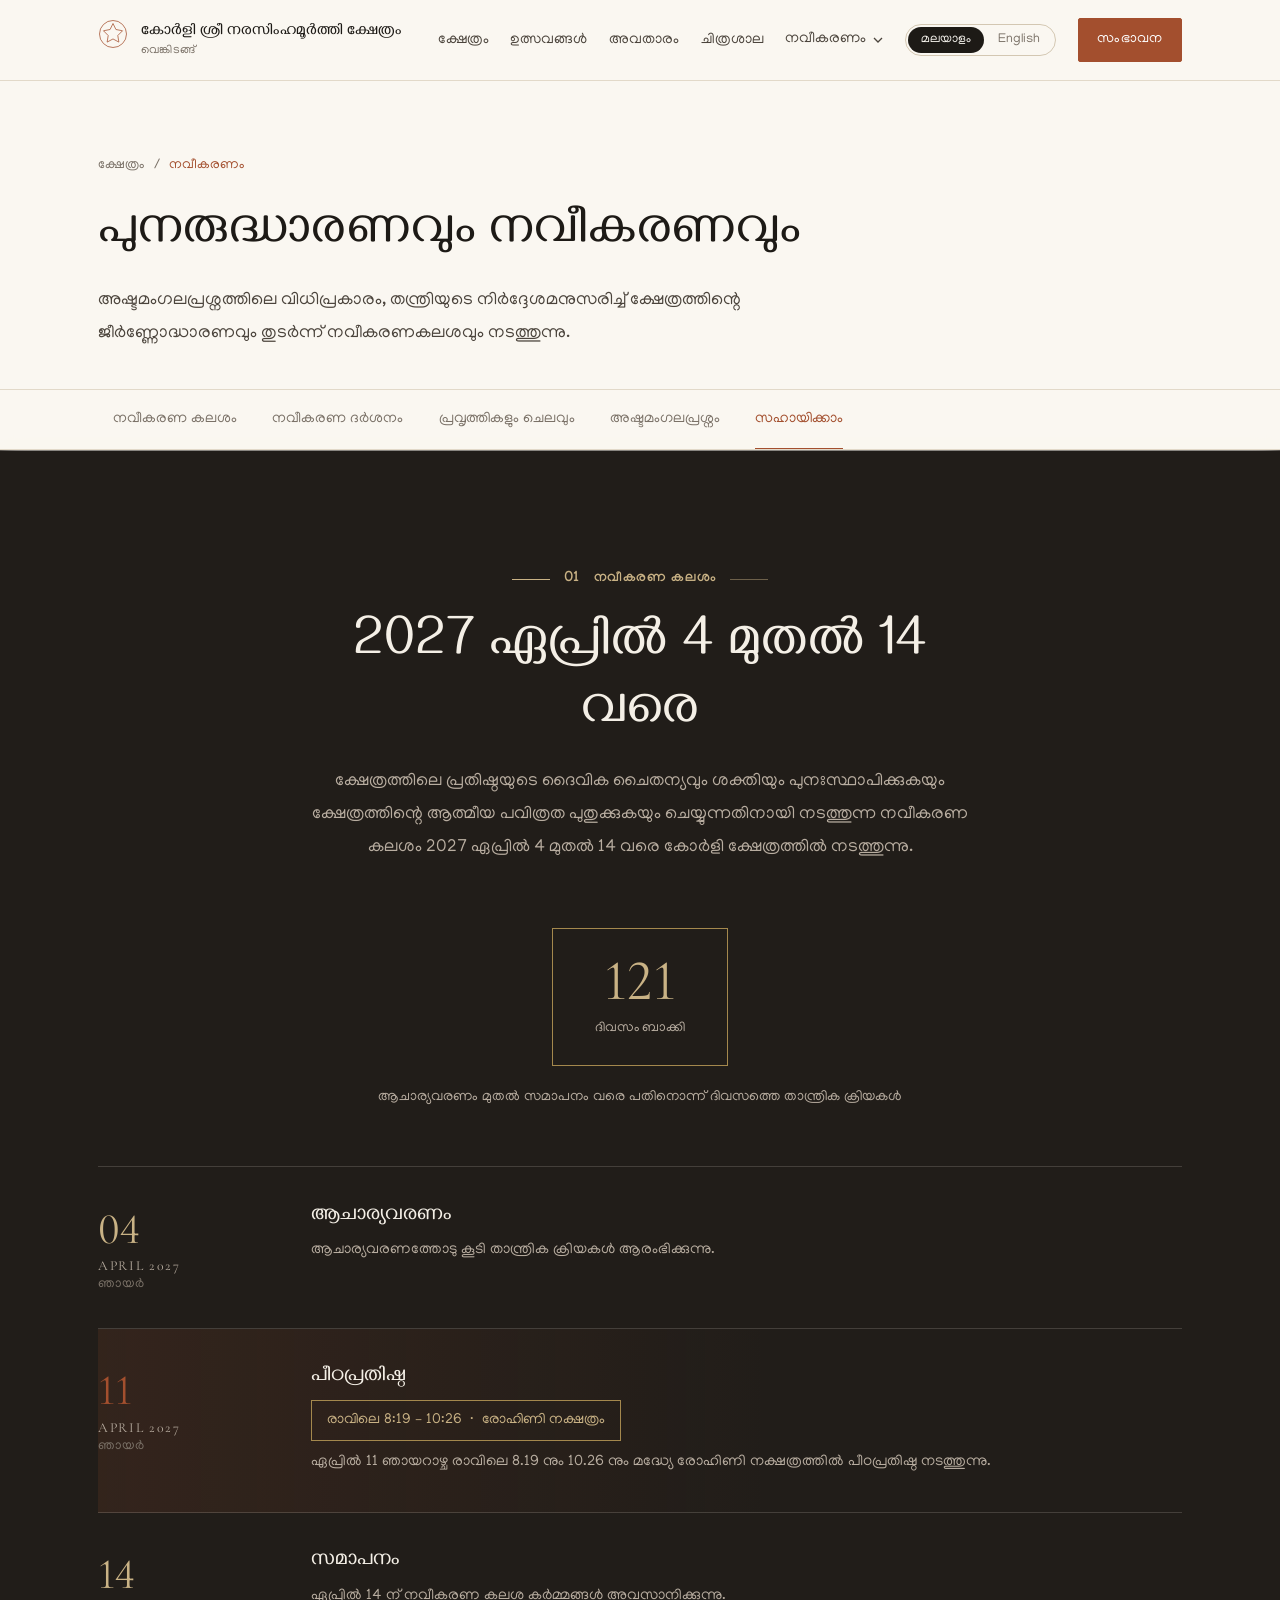
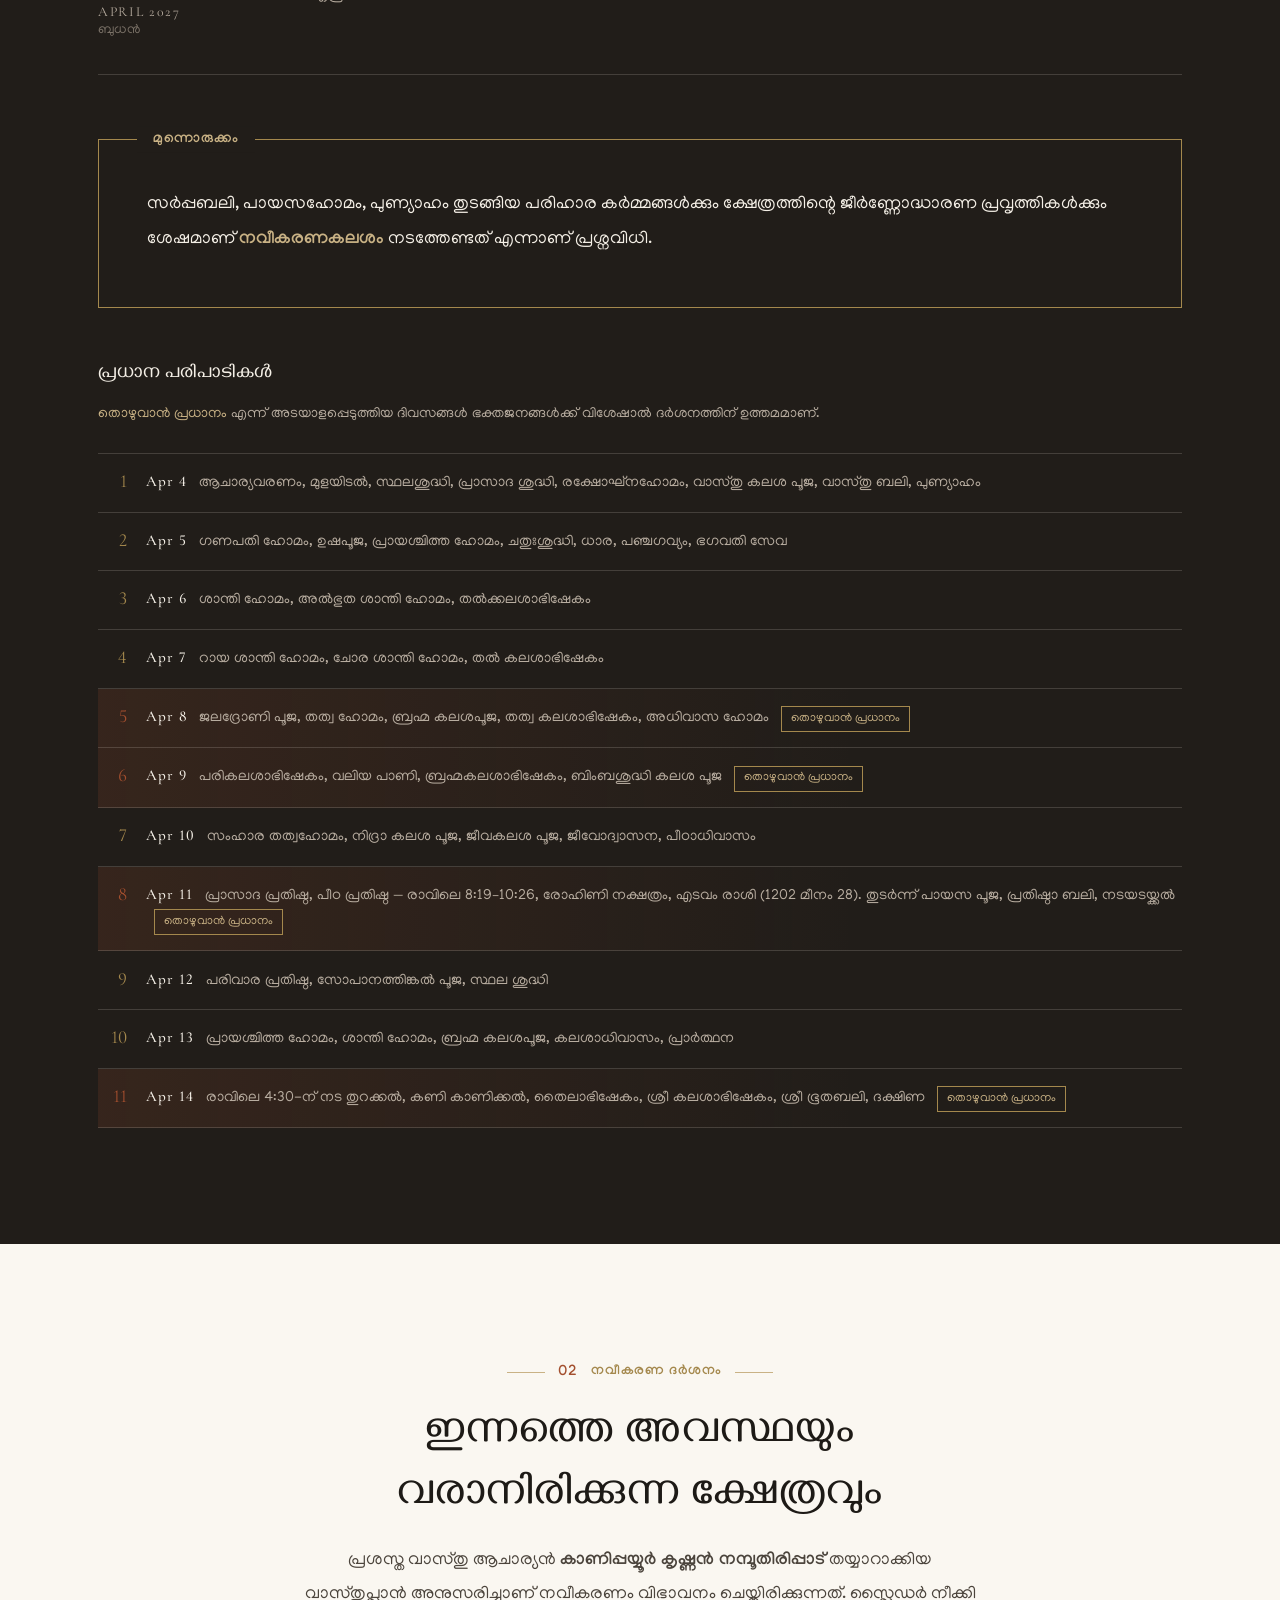
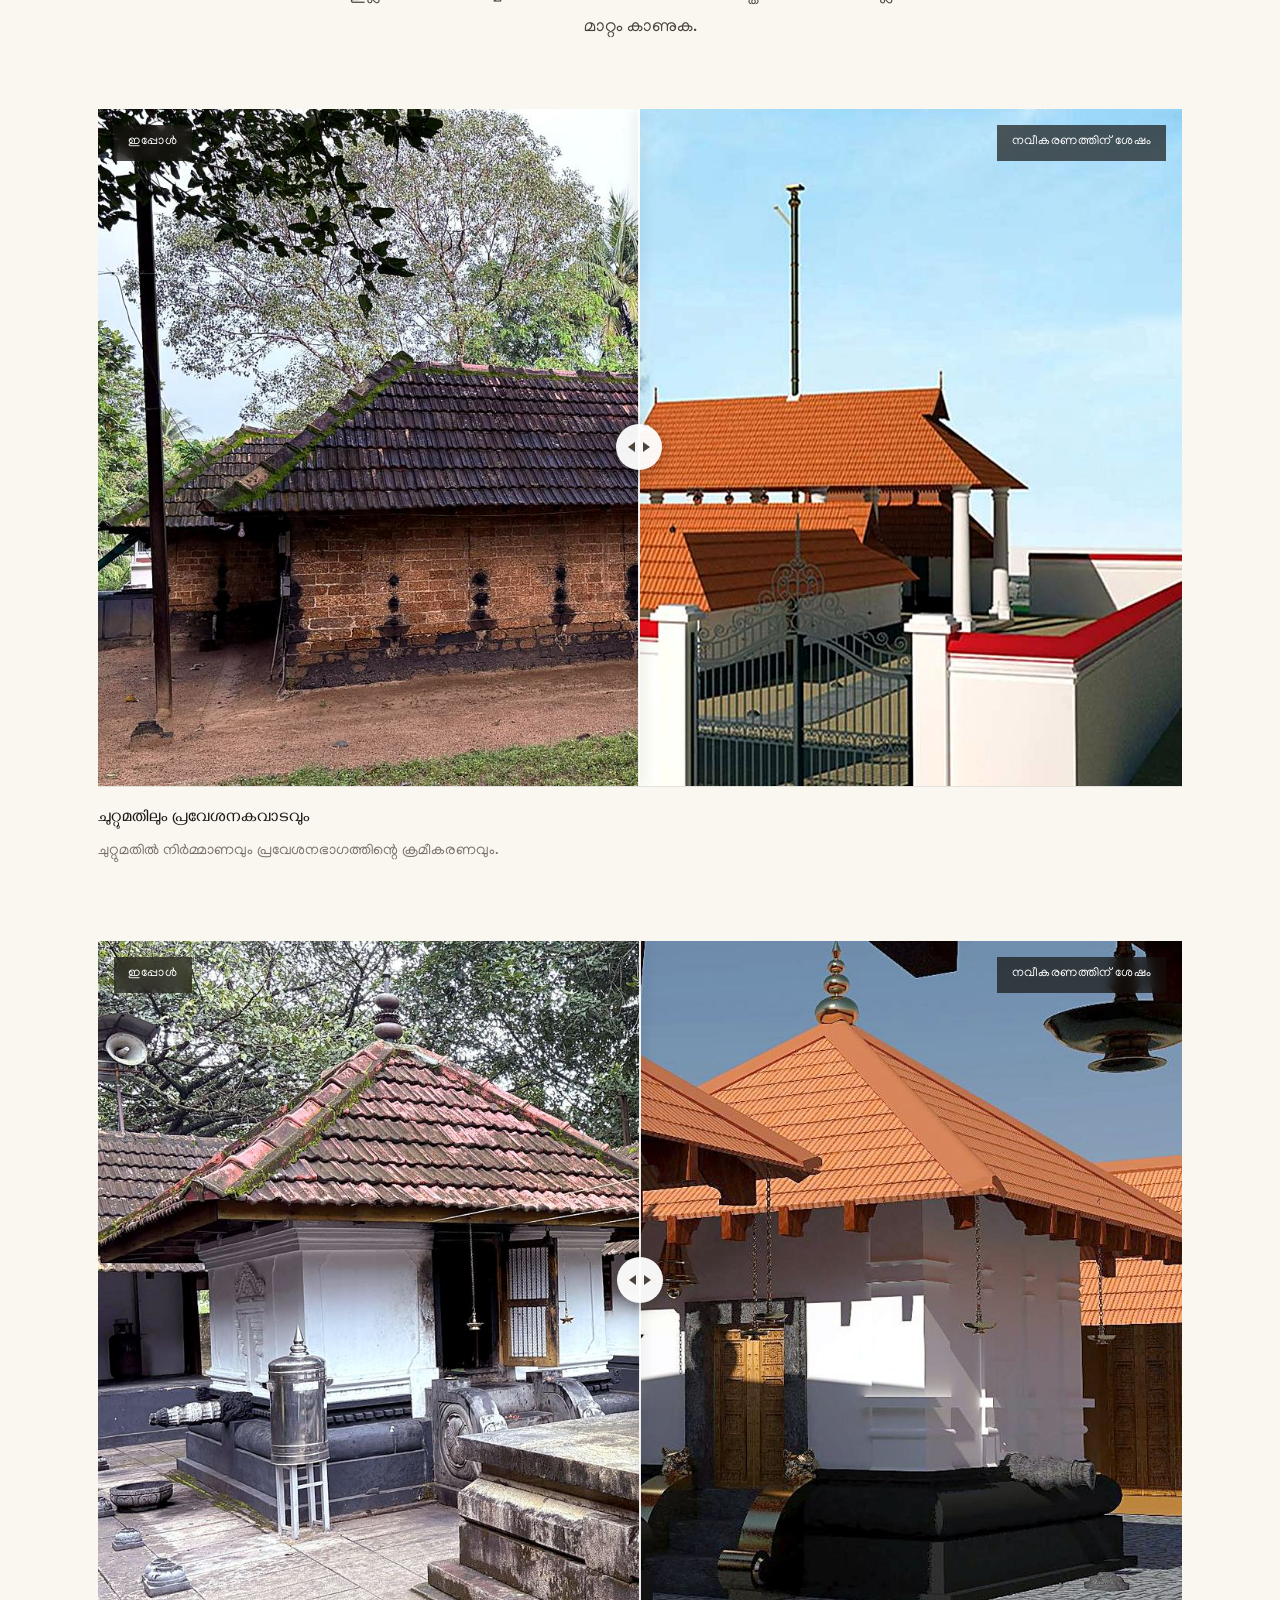
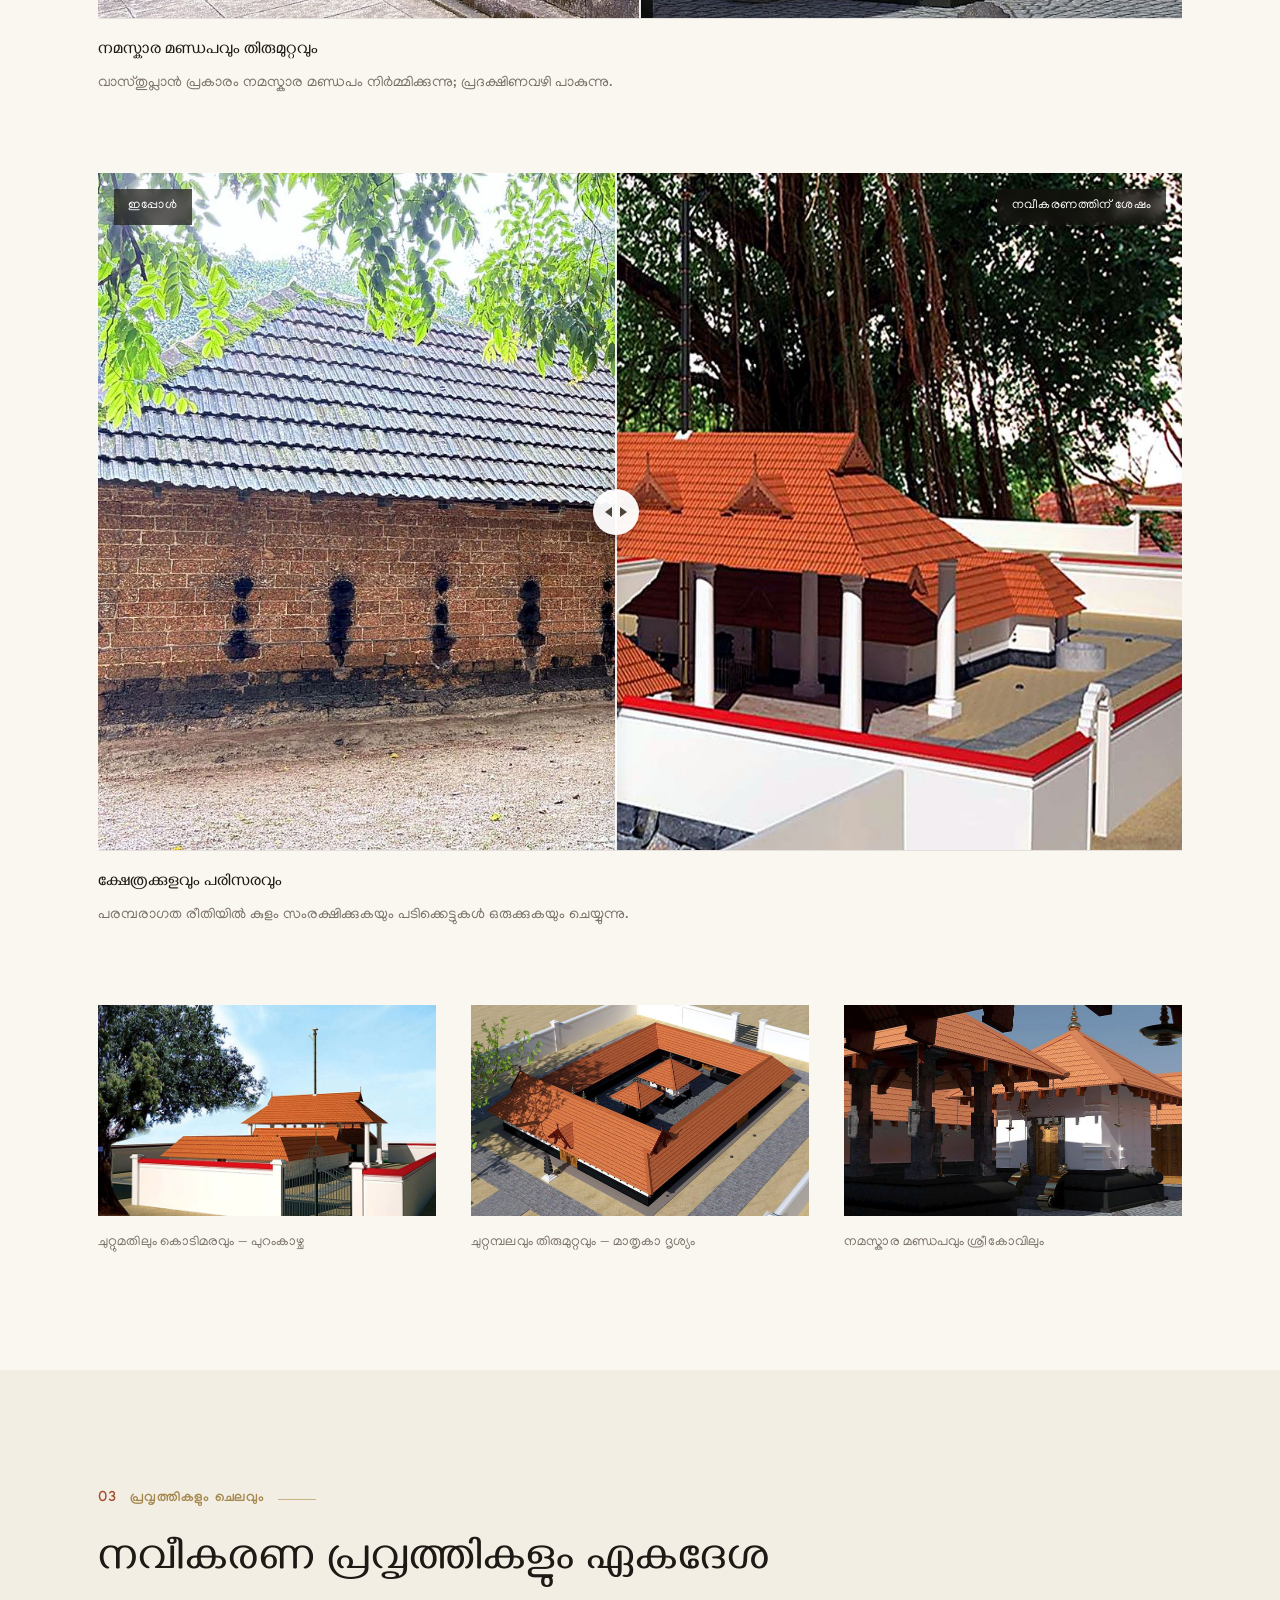
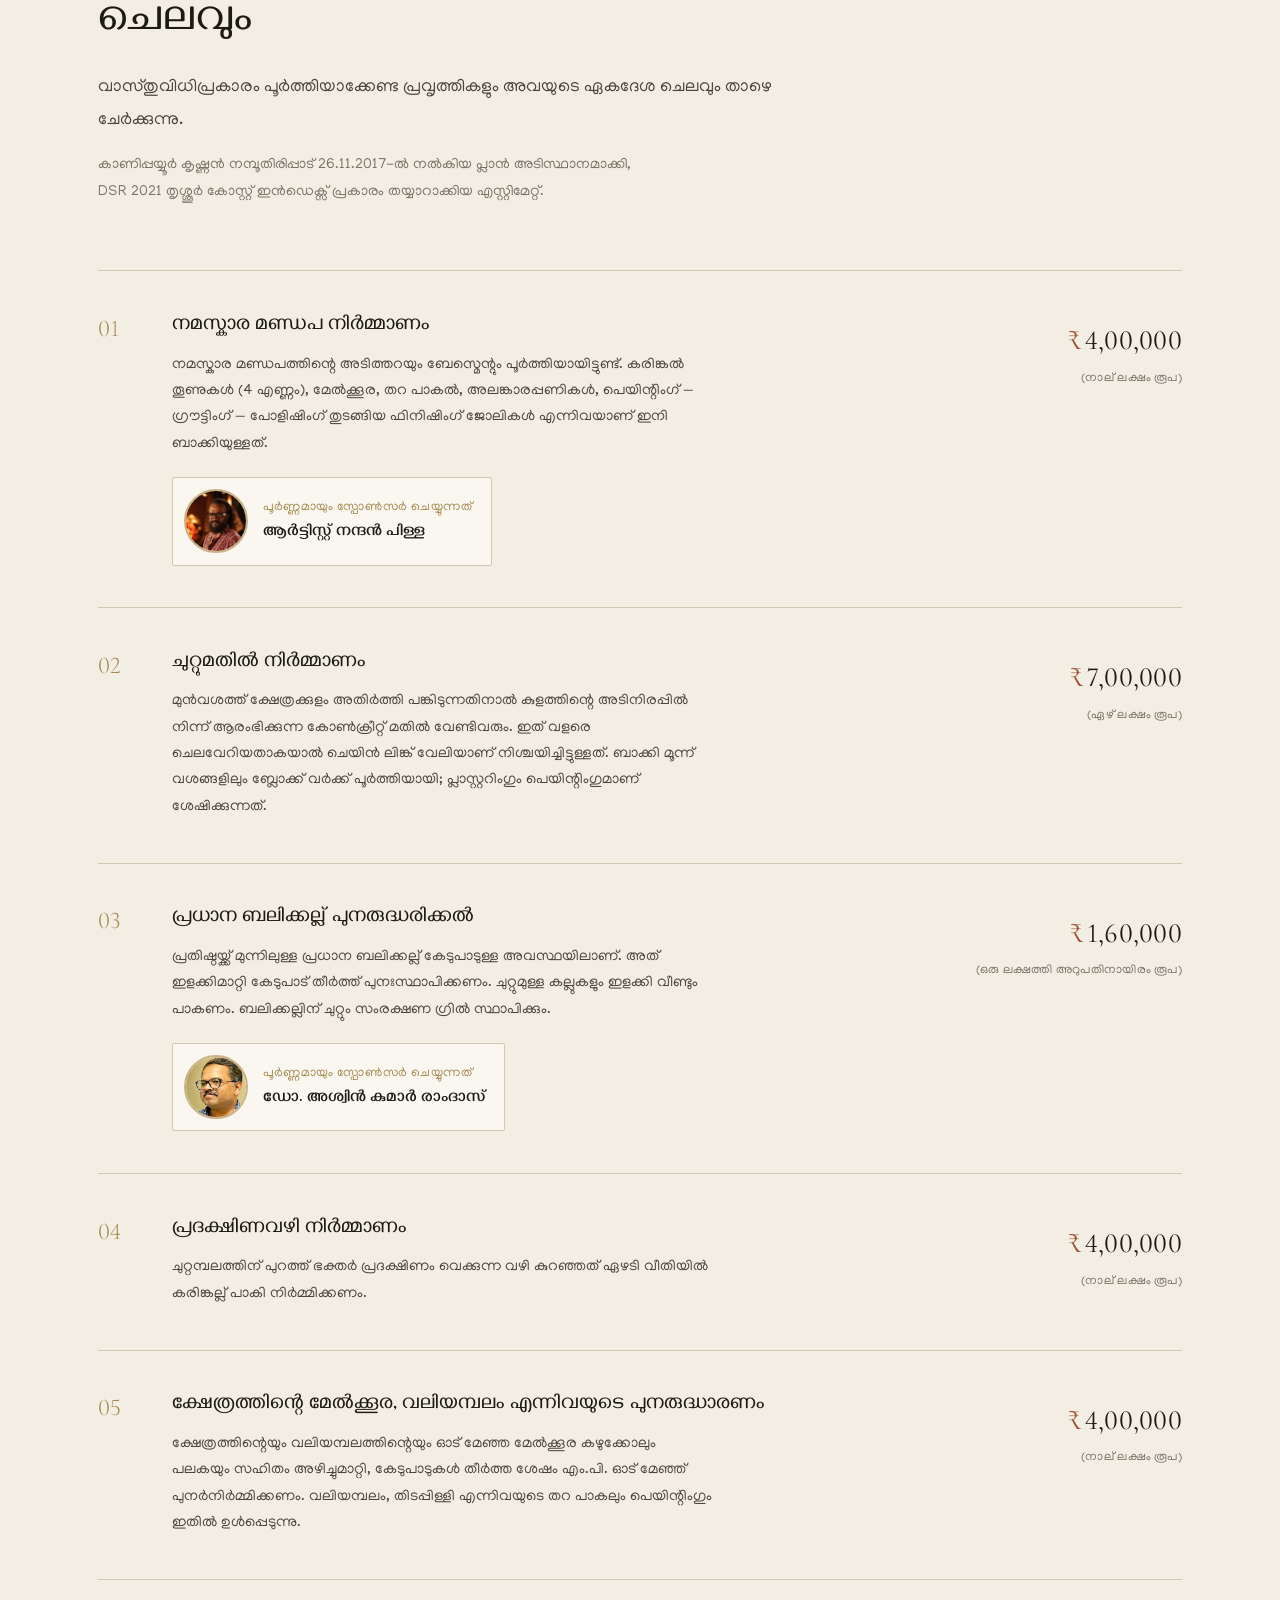
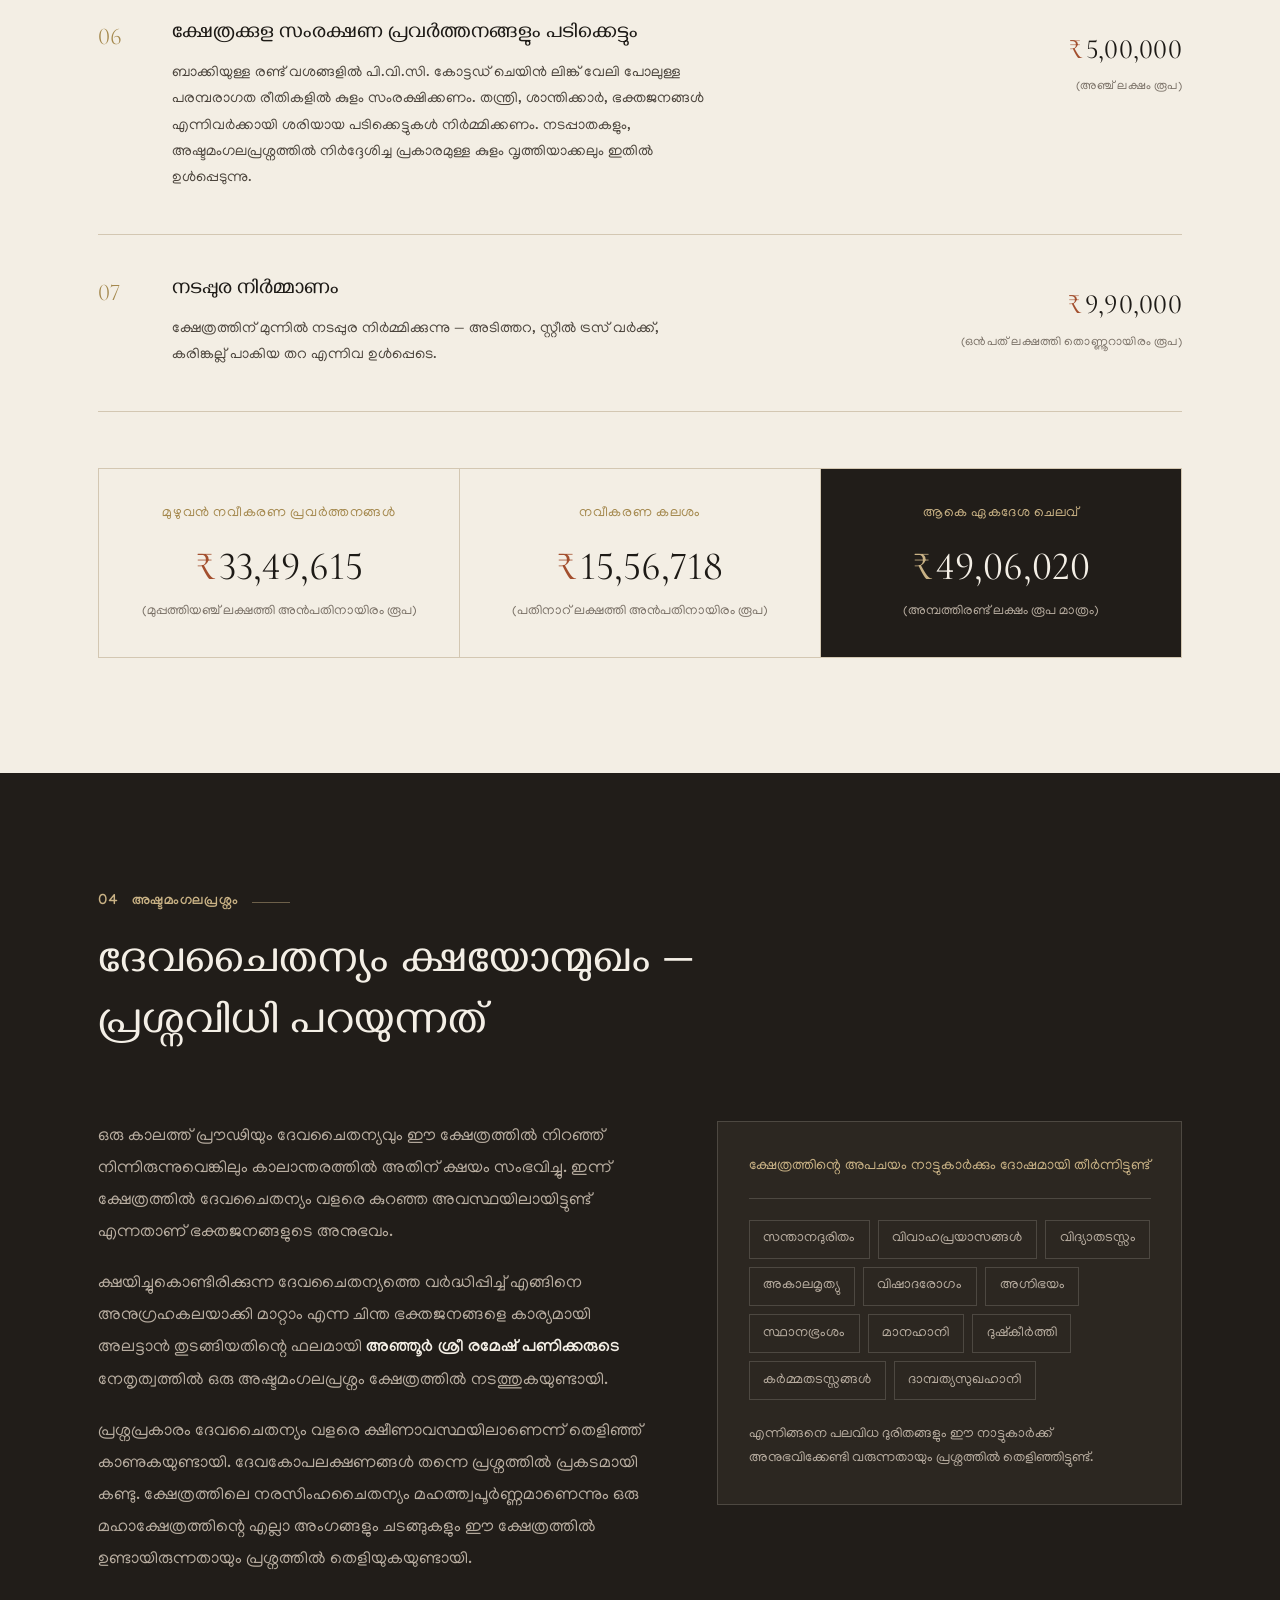
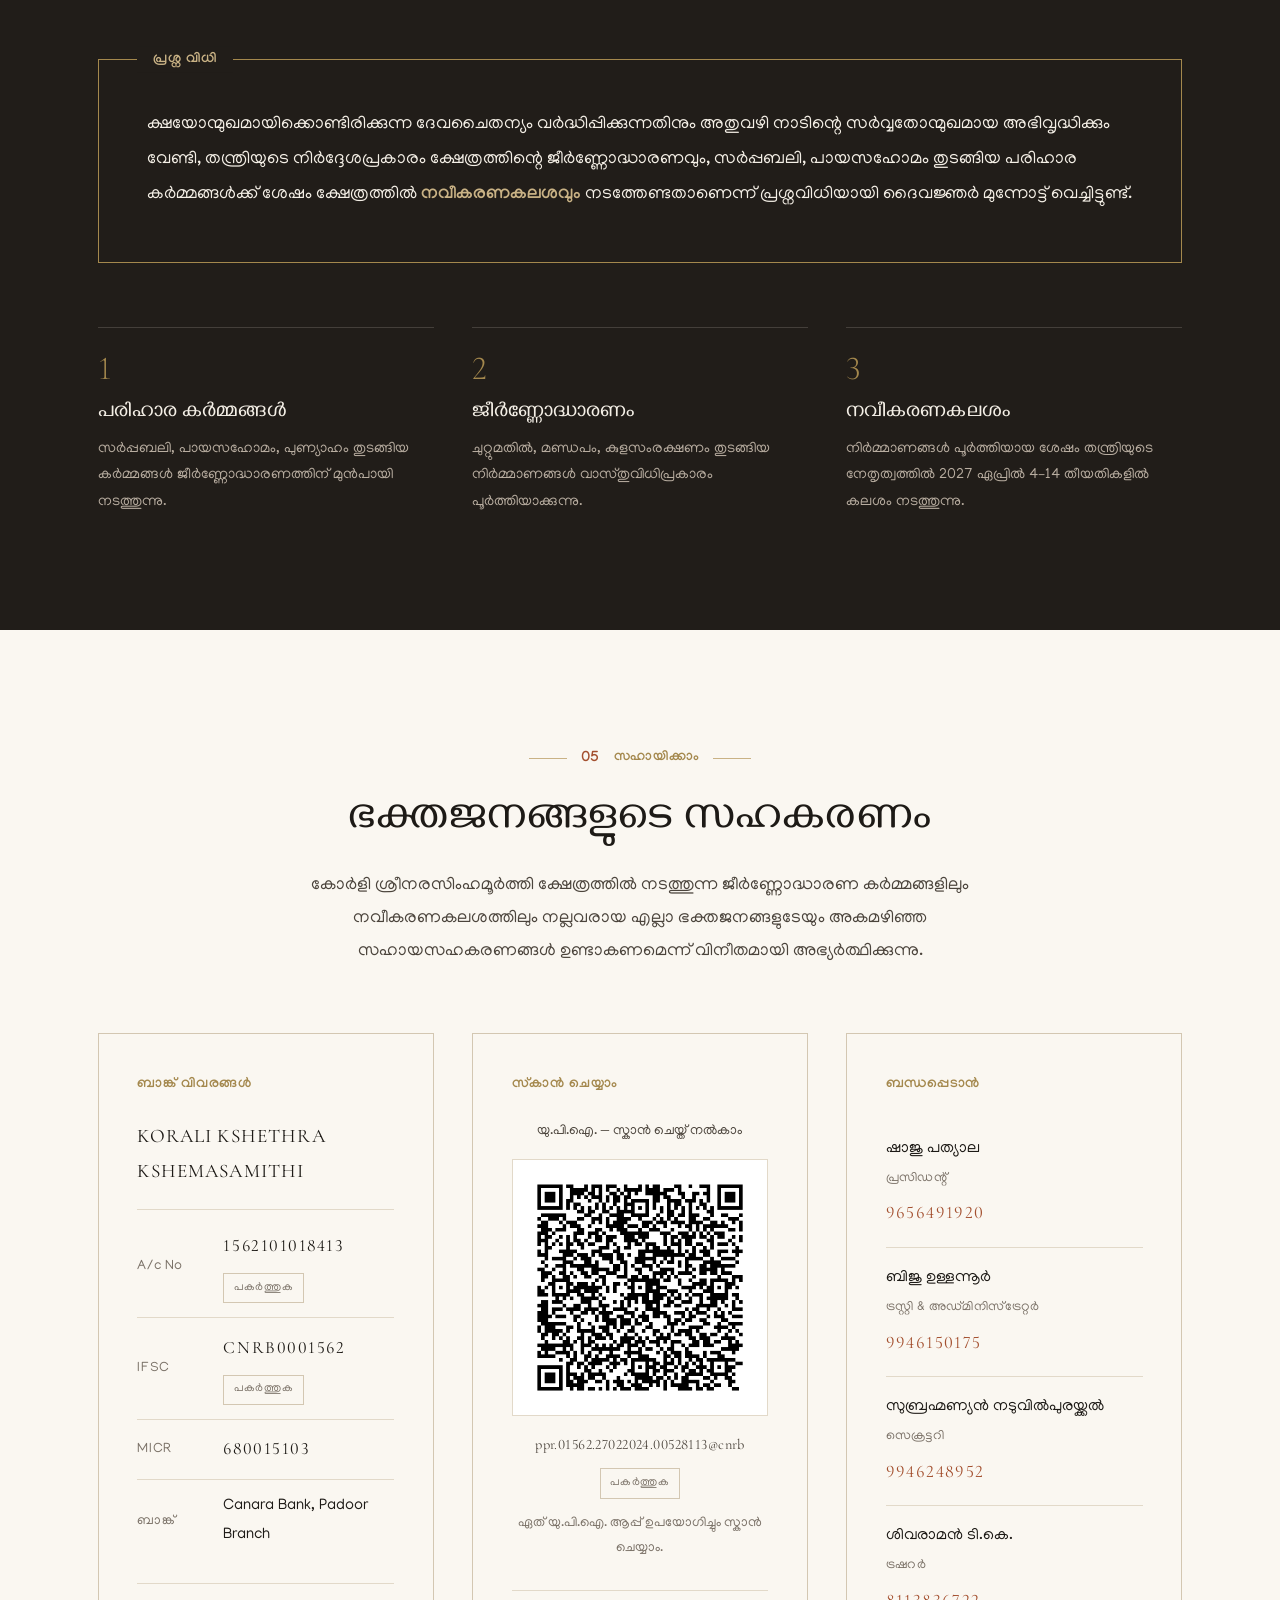
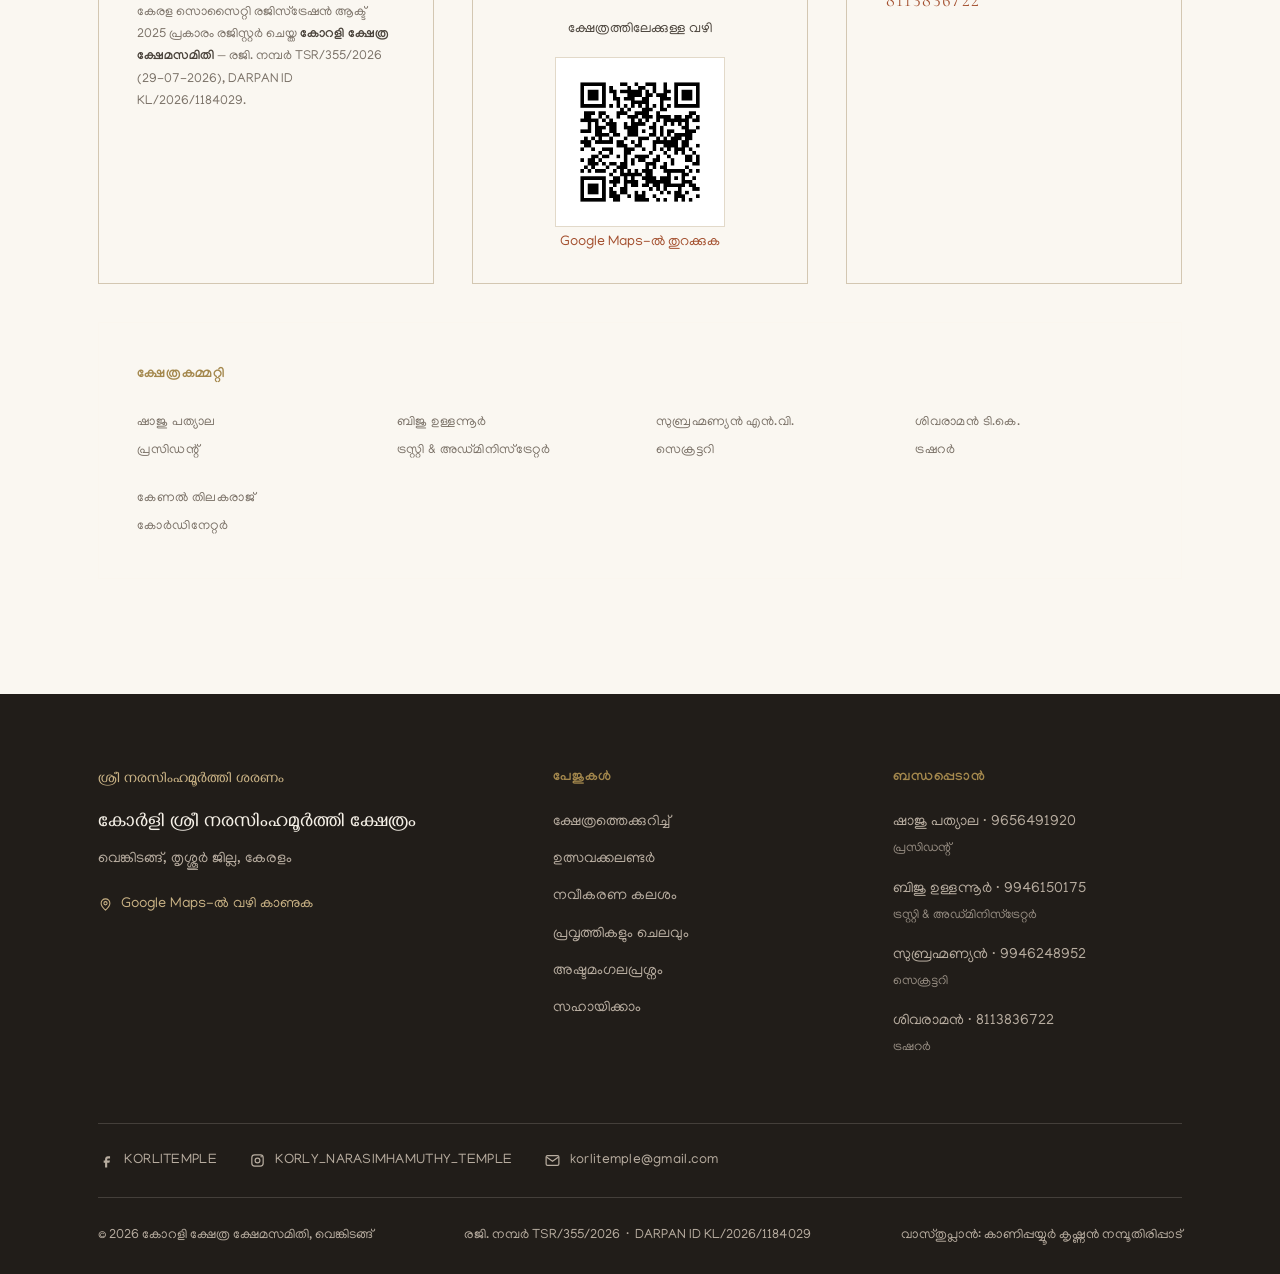
<file: Code/renovation.html>
<!DOCTYPE html>
<html lang="ml" data-lang="ml">
<head>
<meta charset="UTF-8">
<meta name="viewport" content="width=device-width, initial-scale=1">
<title>നവീകരണം — കോർളി ശ്രീ നരസിംഹമൂർത്തി ക്ഷേത്രം</title>
<meta name="description" content="കോർളി ശ്രീ നരസിംഹമൂർത്തി ക്ഷേത്രത്തിന്റെ ജീർണ്ണോദ്ധാരണവും നവീകരണകലശവും — 2027 ഏപ്രിൽ 4 മുതൽ 14 വരെ. പ്രവൃത്തികൾ, ചെലവ്, സഹകരണം.">
<meta name="theme-color" content="#faf7f1">

<meta property="og:type" content="website">
<meta property="og:locale" content="ml_IN">
<meta property="og:title" content="നവീകരണം — കോർളി ശ്രീ നരസിംഹമൂർത്തി ക്ഷേത്രം">
<meta property="og:description" content="ജീർണ്ണോദ്ധാരണവും നവീകരണകലശവും — 2027 ഏപ്രിൽ 4 മുതൽ 14 വരെ.">
<meta property="og:image" content="assets/img/render-gate.jpg">

<link rel="preconnect" href="https://fonts.googleapis.com">
<link rel="preconnect" href="https://fonts.gstatic.com" crossorigin>
<link href="https://fonts.googleapis.com/css2?family=Gayathri:wght@100;400;700&family=Manjari:wght@100;400;700&family=Cormorant+Garamond:wght@300;400;500;600&display=swap" rel="stylesheet">
<link rel="stylesheet" href="css/style.css">
<noscript><style>
  .reveal{ opacity:1; transform:none; }
  .collapse__body{ max-height:none; opacity:1; }
  .collapse__btn,.langsw{ display:none; }
</style></noscript>
<link rel="icon" href="data:image/svg+xml,%3Csvg xmlns='http://www.w3.org/2000/svg' viewBox='0 0 32 32'%3E%3Crect width='32' height='32' fill='%23faf7f1'/%3E%3Cpath d='M16 4l3.2 6.6L26.5 12l-5.2 5.2 1.2 7.3L16 21l-6.5 3.5 1.2-7.3L5.5 12l7.3-1.4z' fill='none' stroke='%23a34f2e' stroke-width='1.4'/%3E%3C/svg%3E">
</head>
<body>

<div class="progress" id="progress" aria-hidden="true"></div>
<a class="skip" href="#main"><span lang="ml">ഉള്ളടക്കത്തിലേക്ക് പോകുക</span><span lang="en">Skip to content</span></a>

<!-- ══════════ HEADER ══════════ -->
<header class="hdr hdr--solid" id="hdr">
  <div class="hdr__in">
    <a class="brand" href="index.html">
      <span class="brand__mark" aria-hidden="true">
        <svg viewBox="0 0 40 40" width="30" height="30">
          <circle cx="20" cy="20" r="18" fill="none" stroke="currentColor" stroke-width="1"/>
          <path d="M20 6l3.9 8 8.8 1.7-6.3 6.3 1.4 8.8L20 26.6 12.2 30.8l1.4-8.8L7.3 15.7 16.1 14z"
                fill="none" stroke="currentColor" stroke-width="1"/>
        </svg>
      </span>
      <span class="brand__txt">
        <span class="brand__name" lang="ml">കോർളി ശ്രീ നരസിംഹമൂർത്തി ക്ഷേത്രം</span>
        <span class="brand__name" lang="en">Korli Sri Narasimhamurthy Temple</span>
        <span class="brand__sub" lang="ml">വെങ്കിടങ്ങ്</span>
        <span class="brand__sub" lang="en">Venkitangu</span>
      </span>
    </a>

    <nav class="nav" id="nav" aria-label="പ്രധാന മെനു">
      <ul class="nav__list">
        <li><a href="index.html#kshethram"><span lang="ml">ക്ഷേത്രം</span><span lang="en">Temple</span></a></li>
        <li><a href="index.html#kalendar"><span lang="ml">ഉത്സവങ്ങൾ</span><span lang="en">Festivals</span></a></li>
        <li><a href="index.html#avatharam"><span lang="ml">അവതാരം</span><span lang="en">Avatar</span></a></li>
        <li><a href="index.html#chithrasala"><span lang="ml">ചിത്രശാല</span><span lang="en">Gallery</span></a></li>

        <li class="nav__has-sub" data-sub>
          <a href="renovation.html" class="nav__subtoggle is-active" aria-expanded="false" aria-haspopup="true">
            <span lang="ml">നവീകരണം</span><span lang="en">Renovation</span>
            <svg class="nav__caret" viewBox="0 0 10 6" width="10" height="6" aria-hidden="true">
              <path d="M1 1l4 4 4-4" fill="none" stroke="currentColor" stroke-width="1.3"/>
            </svg>
          </a>
          <ul class="nav__sub">
            <li><a href="#kalasham"><span lang="ml">നവീകരണ കലശം</span><span lang="en">Naveekarana Kalasham</span></a></li>
            <li><a href="#darshanam"><span lang="ml">നവീകരണ ദർശനം</span><span lang="en">Renovation Vision</span></a></li>
            <li><a href="#pravruthikal"><span lang="ml">പ്രവൃത്തികളും ചെലവും</span><span lang="en">Works &amp; Costs</span></a></li>
            <li><a href="#prashnam"><span lang="ml">അഷ്ടമംഗലപ്രശ്നം</span><span lang="en">Ashtamangala Prashna</span></a></li>
          </ul>
        </li>
      </ul>

      <div class="langsw" role="group" aria-label="Language / ഭാഷ">
        <button type="button" data-lang-set="ml" class="is-on">മലയാളം</button>
        <button type="button" data-lang-set="en">English</button>
      </div>

      <a class="btn btn--sm nav__cta" href="#sahayikkam">
        <span lang="ml">സംഭാവന</span><span lang="en">Donation</span>
      </a>
    </nav>

    <!-- mobile-only language toggle: lives in the header bar, not the drawer,
         so it is reachable without opening the menu -->
    <div class="langsw langsw--bar" role="group" aria-label="Language / ഭാഷ">
      <button type="button" data-lang-set="ml">
        <svg viewBox="0 0 24 24" width="15" height="15" aria-hidden="true">
          <circle cx="12" cy="12" r="9" fill="none" stroke="currentColor" stroke-width="1.6"/>
          <path d="M3 12h18M12 3c2.6 2.7 2.6 15.3 0 18M12 3c-2.6 2.7-2.6 15.3 0 18"
                fill="none" stroke="currentColor" stroke-width="1.6"/>
        </svg><span>മലയാളം</span>
      </button>
      <button type="button" data-lang-set="en">
        <svg viewBox="0 0 24 24" width="15" height="15" aria-hidden="true">
          <circle cx="12" cy="12" r="9" fill="none" stroke="currentColor" stroke-width="1.6"/>
          <path d="M3 12h18M12 3c2.6 2.7 2.6 15.3 0 18M12 3c-2.6 2.7-2.6 15.3 0 18"
                fill="none" stroke="currentColor" stroke-width="1.6"/>
        </svg><span>English</span>
      </button>
    </div>

    <button class="burger" id="burger" aria-label="മെനു തുറക്കുക" aria-expanded="false" aria-controls="nav">
      <span></span><span></span><span></span>
    </button>
  </div>
</header>

<main id="main">

<!-- ══════════ PAGE HEAD ══════════ -->
<section class="phead">
  <div class="wrap">
    <nav class="crumb" aria-label="ബ്രെഡ്ക്രംബ്">
      <a href="index.html"><span lang="ml">ക്ഷേത്രം</span><span lang="en">Temple</span></a>
      <span aria-hidden="true">/</span>
      <span class="crumb__now"><span lang="ml">നവീകരണം</span><span lang="en">Renovation</span></span>
    </nav>
    <h1 class="phead__title">
      <span lang="ml">പുനരുദ്ധാരണവും നവീകരണവും</span>
      <span lang="en">Restoration &amp; Renovation</span>
    </h1>
    <p class="phead__lede">
      <span lang="ml">അഷ്ടമംഗലപ്രശ്നത്തിലെ വിധിപ്രകാരം, തന്ത്രിയുടെ നിർദ്ദേശമനുസരിച്ച്
        ക്ഷേത്രത്തിന്റെ ജീർണ്ണോദ്ധാരണവും തുടർന്ന് നവീകരണകലശവും നടത്തുന്നു.</span>
      <span lang="en">Following the verdict of the Ashtamangalya Prashna and the Thanthri's
        instructions, the temple is being restored, to be followed by the Naveekarana Kalasham.</span>
    </p>
  </div>
</section>

<!-- ══════════ SECTION TABS ══════════ -->
<nav class="tabs" id="tabs" aria-label="നവീകരണ വിഭാഗങ്ങൾ">
  <div class="wrap tabs__in">
    <a href="#kalasham"><span lang="ml">നവീകരണ കലശം</span><span lang="en">Kalasham</span></a>
    <a href="#darshanam"><span lang="ml">നവീകരണ ദർശനം</span><span lang="en">Vision</span></a>
    <a href="#pravruthikal"><span lang="ml">പ്രവൃത്തികളും ചെലവും</span><span lang="en">Works &amp; Costs</span></a>
    <a href="#prashnam"><span lang="ml">അഷ്ടമംഗലപ്രശ്നം</span><span lang="en">Prashna</span></a>
    <a href="#sahayikkam"><span lang="ml">സഹായിക്കാം</span><span lang="en">Contribute</span></a>
  </div>
</nav>

<!-- ══════════ KALASHAM ══════════ -->
<section class="sec sec--dark" id="kalasham">
  <div class="wrap">
    <header class="sec__head sec__head--center">
      <p class="eyebrow eyebrow--light reveal"><span class="num">01</span>
        <span lang="ml">നവീകരണ കലശം</span><span lang="en">Naveekarana Kalasham</span></p>
      <h2 class="h2--lg reveal" data-d="1">
        <span lang="ml">2027 ഏപ്രിൽ 4 മുതൽ 14 വരെ</span>
        <span lang="en">4 – 14 April 2027</span>
      </h2>
      <p class="lede lede--light reveal" data-d="2">
        <span lang="ml">ക്ഷേത്രത്തിലെ പ്രതിഷ്ഠയുടെ ദൈവിക ചൈതന്യവും ശക്തിയും പുനഃസ്ഥാപിക്കുകയും
          ക്ഷേത്രത്തിന്റെ ആത്മീയ പവിത്രത പുതുക്കുകയും ചെയ്യുന്നതിനായി നടത്തുന്ന നവീകരണ കലശം
          2027 ഏപ്രിൽ 4 മുതൽ 14 വരെ കോർളി ക്ഷേത്രത്തിൽ നടത്തുന്നു.</span>
        <span lang="en">The Naveekarana Kalasham — performed to restore the divine energy and power
          of the deity and to renew the spiritual sanctity of the temple — will be held at Korli
          Temple from 4 to 14 April 2027.</span>
      </p>
    </header>

    <div class="countdown reveal" id="countdown" data-target="2027-04-04T00:00:00+05:30">
      <div class="countdown__box">
        <span class="countdown__n" id="cdDays">—</span>
        <span class="countdown__l"><span lang="ml">ദിവസം ബാക്കി</span><span lang="en">days to go</span></span>
      </div>
      <p class="countdown__note">
        <span lang="ml">ആചാര്യവരണം മുതൽ സമാപനം വരെ പതിനൊന്ന് ദിവസത്തെ താന്ത്രിക ക്രിയകൾ</span>
        <span lang="en">Eleven days of Thantric rites, from the Acharyavaranam to the conclusion</span>
      </p>
    </div>

    <ol class="tline">
      <li class="tline__it reveal">
        <div class="tline__date">
          <span class="tline__d">04</span>
          <span class="tline__m">April 2027</span>
          <span class="tline__w"><span lang="ml">ഞായർ</span><span lang="en">Sunday</span></span>
        </div>
        <div class="tline__body">
          <h3><span lang="ml">ആചാര്യവരണം</span><span lang="en">Acharyavaranam</span></h3>
          <p><span lang="ml">ആചാര്യവരണത്തോടു കൂടി താന്ത്രിക ക്രിയകൾ ആരംഭിക്കുന്നു.</span>
             <span lang="en">The Thantric rites commence with the formal invitation of the
             presiding Acharya.</span></p>
        </div>
      </li>

      <li class="tline__it tline__it--key reveal" data-d="1">
        <div class="tline__date">
          <span class="tline__d">11</span>
          <span class="tline__m">April 2027</span>
          <span class="tline__w"><span lang="ml">ഞായർ</span><span lang="en">Sunday</span></span>
        </div>
        <div class="tline__body">
          <h3><span lang="ml">പീഠപ്രതിഷ്ഠ</span><span lang="en">Peedha Prathishta</span></h3>
          <p class="tline__hi">
            <span lang="ml">രാവിലെ 8:19 – 10:26 &nbsp;·&nbsp; രോഹിണി നക്ഷത്രം</span>
            <span lang="en">8:19 – 10:26 a.m. &nbsp;·&nbsp; Rohini nakshatra</span>
          </p>
          <p><span lang="ml">ഏപ്രിൽ 11 ഞായറാഴ്ച രാവിലെ 8.19 നും 10.26 നും മദ്ധ്യേ രോഹിണി
             നക്ഷത്രത്തിൽ പീഠപ്രതിഷ്ഠ നടത്തുന്നു.</span>
             <span lang="en">The consecration of the pedestal is performed on Sunday 11 April,
             between 8:19 and 10:26 in the morning, under the star Rohini.</span></p>
        </div>
      </li>

      <li class="tline__it reveal" data-d="2">
        <div class="tline__date">
          <span class="tline__d">14</span>
          <span class="tline__m">April 2027</span>
          <span class="tline__w"><span lang="ml">ബുധൻ</span><span lang="en">Wednesday</span></span>
        </div>
        <div class="tline__body">
          <h3><span lang="ml">സമാപനം</span><span lang="en">Conclusion</span></h3>
          <p><span lang="ml">ഏപ്രിൽ 14 ന് നവീകരണ കലശ കർമ്മങ്ങൾ അവസാനിക്കുന്നു.</span>
             <span lang="en">The Naveekarana Kalasham rites conclude on 14 April.</span></p>
        </div>
      </li>
    </ol>

    <div class="verdict reveal">
      <p class="verdict__label"><span lang="ml">മുന്നൊരുക്കം</span><span lang="en">Prerequisite</span></p>
      <p class="verdict__text">
        <span lang="ml">സർപ്പബലി, പായസഹോമം, പുണ്യാഹം തുടങ്ങിയ പരിഹാര കർമ്മങ്ങൾക്കും
          ക്ഷേത്രത്തിന്റെ ജീർണ്ണോദ്ധാരണ പ്രവൃത്തികൾക്കും ശേഷമാണ്
          <strong>നവീകരണകലശം</strong> നടത്തേണ്ടത് എന്നാണ് പ്രശ്നവിധി.</span>
        <span lang="en">The Prashna verdict holds that the <strong>Naveekarana Kalasham</strong>
          must follow the remedial rites — Sarppa Bali, Paayasa Homam, Punyaham — and the
          completion of the temple's restoration works.</span>
      </p>
    </div>

    <div class="kramam reveal">
      <p class="kramam__h">
        <span lang="ml">പ്രധാന പരിപാടികൾ</span>
        <span lang="en">Principal Programmes</span>
      </p>
      <p class="kramam__note">
        <span lang="ml"><b>തൊഴുവാൻ പ്രധാനം</b> എന്ന് അടയാളപ്പെടുത്തിയ ദിവസങ്ങൾ ഭക്തജനങ്ങൾക്ക്
          വിശേഷാൽ ദർശനത്തിന് ഉത്തമമാണ്.</span>
        <span lang="en">Days marked <b>special for darshan</b> are the most auspicious for
          devotees to attend.</span>
      </p>
      <ol class="kramam__list">
        <li><span class="kramam__d">1</span><span class="kramam__t"><b>Apr 4</b>
          <span lang="ml">ആചാര്യവരണം, മുളയിടൽ, സ്ഥലശുദ്ധി, പ്രാസാദ ശുദ്ധി, രക്ഷോഘ്നഹോമം,
            വാസ്തു കലശ പൂജ, വാസ്തു ബലി, പുണ്യാഹം</span>
          <span lang="en">Acharyavaranam, Mulayidal, Sthalasuddhi, Prasada Suddhi,
            Rakshoghna Homam, Vaasthu Kalasa Pooja, Vaasthu Bali, Punyaham</span></span></li>
        <li><span class="kramam__d">2</span><span class="kramam__t"><b>Apr 5</b>
          <span lang="ml">ഗണപതി ഹോമം, ഉഷപൂജ, പ്രായശ്ചിത്ത ഹോമം, ചതുഃശുദ്ധി, ധാര,
            പഞ്ചഗവ്യം, ഭഗവതി സേവ</span>
          <span lang="en">Ganapathi Homam, Usha Pooja, Prayaschitha Homam, Chathussuddhi,
            Dhaara, Panchagavyam, Bhagavathi Seva</span></span></li>
        <li><span class="kramam__d">3</span><span class="kramam__t"><b>Apr 6</b>
          <span lang="ml">ശാന്തി ഹോമം, അൽഭുത ശാന്തി ഹോമം, തൽക്കലശാഭിഷേകം</span>
          <span lang="en">Santhi Homam, Albhutha Santhi Homam, Thalkalasabhishekam</span></span></li>
        <li><span class="kramam__d">4</span><span class="kramam__t"><b>Apr 7</b>
          <span lang="ml">റായ ശാന്തി ഹോമം, ചോര ശാന്തി ഹോമം, തൽ കലശാഭിഷേകം</span>
          <span lang="en">Raaya Santhi Homam, Chora Santhi Homam, Thalkalasabhishekam</span></span></li>
        <li class="is-key"><span class="kramam__d">5</span><span class="kramam__t"><b>Apr 8</b>
          <span lang="ml">ജലദ്രോണി പൂജ, തത്വ ഹോമം, ബ്രഹ്മ കലശപൂജ, തത്വ കലശാഭിഷേകം,
            അധിവാസ ഹോമം</span>
          <span lang="en">Jaladroni Pooja, Thathwa Homam, Brahma Kalasa Pooja,
            Thathwa Kalasabhishekam, Adhivasa Homam</span>
          <em lang="ml">തൊഴുവാൻ പ്രധാനം</em><em lang="en">Special for darshan</em></span></li>
        <li class="is-key"><span class="kramam__d">6</span><span class="kramam__t"><b>Apr 9</b>
          <span lang="ml">പരികലശാഭിഷേകം, വലിയ പാണി, ബ്രഹ്മകലശാഭിഷേകം, ബിംബശുദ്ധി
            കലശ പൂജ</span>
          <span lang="en">Parikalasabhishekam, Valiya Paani, Brahmakalasabhishekam,
            Bimbasuddhi Kalasa Pooja</span>
          <em lang="ml">തൊഴുവാൻ പ്രധാനം</em><em lang="en">Special for darshan</em></span></li>
        <li><span class="kramam__d">7</span><span class="kramam__t"><b>Apr 10</b>
          <span lang="ml">സംഹാര തത്വഹോമം, നിദ്രാ കലശ പൂജ, ജീവകലശ പൂജ, ജീവോദ്വാസന,
            പീഠാധിവാസം</span>
          <span lang="en">Samhaara Thathwa Homam, Nidra Kalasa Pooja, Jeevakalasa Pooja,
            Jeevodvaasana, Peedhaadhivasam</span></span></li>
        <li class="is-key"><span class="kramam__d">8</span><span class="kramam__t"><b>Apr 11</b>
          <span lang="ml">പ്രാസാദ പ്രതിഷ്ഠ, പീഠ പ്രതിഷ്ഠ — രാവിലെ 8:19–10:26,
            രോഹിണി നക്ഷത്രം, എടവം രാശി (1202 മീനം 28). തുടർന്ന് പായസ പൂജ,
            പ്രതിഷ്ഠാ ബലി, നടയടയ്ക്കൽ</span>
          <span lang="en">Prasada Prathishta and Peedha Prathishta — 8:19–10:26 a.m., Rohini
            nakshatra, Edavam rasi (1202 Meenam 28). Followed by Payasa Pooja,
            Prathishta Bali and Nadayadaykkal</span>
          <em lang="ml">തൊഴുവാൻ പ്രധാനം</em><em lang="en">Special for darshan</em></span></li>
        <li><span class="kramam__d">9</span><span class="kramam__t"><b>Apr 12</b>
          <span lang="ml">പരിവാര പ്രതിഷ്ഠ, സോപാനത്തിങ്കൽ പൂജ, സ്ഥല ശുദ്ധി</span>
          <span lang="en">Parivaara Prathishta, Sopanathinkal Pooja, Sthala Suddhi</span></span></li>
        <li><span class="kramam__d">10</span><span class="kramam__t"><b>Apr 13</b>
          <span lang="ml">പ്രായശ്ചിത്ത ഹോമം, ശാന്തി ഹോമം, ബ്രഹ്മ കലശപൂജ, കലശാധിവാസം,
            പ്രാർത്ഥന</span>
          <span lang="en">Prayaschitha Homam, Santhi Homam, Brahma Kalasa Pooja,
            Kalasaadhivasam, Prarthana</span></span></li>
        <li class="is-key"><span class="kramam__d">11</span><span class="kramam__t"><b>Apr 14</b>
          <span lang="ml">രാവിലെ 4:30-ന് നട തുറക്കൽ, കണി കാണിക്കൽ, തൈലാഭിഷേകം,
            ശ്രീ കലശാഭിഷേകം, ശ്രീ ഭൂതബലി, ദക്ഷിണ</span>
          <span lang="en">Nada opens at 4:30 a.m., Kani Kaanikkal, Thailabhishekam,
            Sree Kalasabhishekam, Sree Bhoothabali, Dakshina</span>
          <em lang="ml">തൊഴുവാൻ പ്രധാനം</em><em lang="en">Special for darshan</em></span></li>
      </ol>
    </div>
  </div>
</section>

<!-- ══════════ BEFORE / AFTER ══════════ -->
<section class="sec" id="darshanam">
  <div class="wrap">
    <header class="sec__head sec__head--center">
      <p class="eyebrow reveal"><span class="num">02</span>
        <span lang="ml">നവീകരണ ദർശനം</span><span lang="en">Renovation Vision</span></p>
      <h2 class="reveal" data-d="1">
        <span lang="ml">ഇന്നത്തെ അവസ്ഥയും വരാനിരിക്കുന്ന ക്ഷേത്രവും</span>
        <span lang="en">The temple today, and as it will be</span>
      </h2>
      <p class="lede reveal" data-d="2">
        <span lang="ml">പ്രശസ്ത വാസ്തു ആചാര്യൻ <strong>കാണിപ്പയ്യൂർ കൃഷ്ണൻ നമ്പൂതിരിപ്പാട്</strong>
          തയ്യാറാക്കിയ വാസ്തുപ്ലാൻ അനുസരിച്ചാണ് നവീകരണം വിഭാവനം ചെയ്തിരിക്കുന്നത്.
          സ്ലൈഡർ നീക്കി മാറ്റം കാണുക.</span>
        <span lang="en">The renovation follows the vaasthu plan prepared by the renowned vaasthu
          acharya <strong>Kanippayyoor Krishnan Namboothirippad</strong>. Drag the slider to see
          the change.</span>
      </p>
    </header>

    <div class="ba-list">
      <figure class="ba-item reveal">
        <div class="ba" data-ba>
          <img class="ba__img ba__img--after" src="assets/img/after-front.jpg" alt="നവീകരണത്തിന് ശേഷമുള്ള ക്ഷേത്രത്തിന്റെ മുൻഭാഗം" loading="lazy" width="1400" height="874">
          <div class="ba__clip">
            <img class="ba__img ba__img--before" src="assets/img/before-front.jpg" alt="ഇന്നത്തെ ക്ഷേത്രത്തിന്റെ മുൻഭാഗം" loading="lazy" width="1400" height="875">
          </div>
          <span class="ba__tag ba__tag--l"><span lang="ml">ഇപ്പോൾ</span><span lang="en">Now</span></span>
          <span class="ba__tag ba__tag--r"><span lang="ml">നവീകരണത്തിന് ശേഷം</span><span lang="en">After renovation</span></span>
          <div class="ba__handle" aria-hidden="true"><span class="ba__grip"></span></div>
          <input class="ba__range" type="range" min="0" max="100" value="50" step="0.1" aria-label="മുൻഭാഗം — മുൻപും ശേഷവും താരതമ്യം ചെയ്യുക">
        </div>
        <figcaption>
          <strong><span lang="ml">ചുറ്റുമതിലും പ്രവേശനകവാടവും</span><span lang="en">Compound wall &amp; entrance</span></strong>
          <span lang="ml">ചുറ്റുമതിൽ നിർമ്മാണവും പ്രവേശനഭാഗത്തിന്റെ ക്രമീകരണവും.</span>
          <span lang="en">Construction of the compound wall and the ordering of the entrance.</span>
        </figcaption>
      </figure>

      <figure class="ba-item reveal">
        <div class="ba" data-ba>
          <img class="ba__img ba__img--after" src="assets/img/after-inner.jpg" alt="നവീകരണത്തിന് ശേഷമുള്ള നമസ്കാര മണ്ഡപവും ശ്രീകോവിലും" loading="lazy" width="1400" height="875">
          <div class="ba__clip">
            <img class="ba__img ba__img--before" src="assets/img/before-inner.jpg" alt="ഇന്നത്തെ ശ്രീകോവിലും തിരുമുറ്റവും" loading="lazy" width="1400" height="875">
          </div>
          <span class="ba__tag ba__tag--l"><span lang="ml">ഇപ്പോൾ</span><span lang="en">Now</span></span>
          <span class="ba__tag ba__tag--r"><span lang="ml">നവീകരണത്തിന് ശേഷം</span><span lang="en">After renovation</span></span>
          <div class="ba__handle" aria-hidden="true"><span class="ba__grip"></span></div>
          <input class="ba__range" type="range" min="0" max="100" value="50" step="0.1" aria-label="ശ്രീകോവിൽ — മുൻപും ശേഷവും താരതമ്യം ചെയ്യുക">
        </div>
        <figcaption>
          <strong><span lang="ml">നമസ്കാര മണ്ഡപവും തിരുമുറ്റവും</span><span lang="en">Namaskara Mandapam &amp; inner yard</span></strong>
          <span lang="ml">വാസ്തുപ്ലാൻ പ്രകാരം നമസ്കാര മണ്ഡപം നിർമ്മിക്കുന്നു; പ്രദക്ഷിണവഴി പാകുന്നു.</span>
          <span lang="en">The Namaskara Mandapam is built to the vaasthu plan and the circumambulation path paved.</span>
        </figcaption>
      </figure>

      <figure class="ba-item reveal">
        <div class="ba" data-ba>
          <img class="ba__img ba__img--after" src="assets/img/after-aerial.jpg" alt="നവീകരണത്തിന് ശേഷമുള്ള ക്ഷേത്രസമുച്ചയം" loading="lazy" width="1400" height="875">
          <div class="ba__clip">
            <img class="ba__img ba__img--before" src="assets/img/before-aerial.jpg" alt="ഇന്നത്തെ ക്ഷേത്രസമുച്ചയം" loading="lazy" width="1400" height="875">
          </div>
          <span class="ba__tag ba__tag--l"><span lang="ml">ഇപ്പോൾ</span><span lang="en">Now</span></span>
          <span class="ba__tag ba__tag--r"><span lang="ml">നവീകരണത്തിന് ശേഷം</span><span lang="en">After renovation</span></span>
          <div class="ba__handle" aria-hidden="true"><span class="ba__grip"></span></div>
          <input class="ba__range" type="range" min="0" max="100" value="50" step="0.1" aria-label="ക്ഷേത്രസമുച്ചയം — മുൻപും ശേഷവും താരതമ്യം ചെയ്യുക">
        </div>
        <figcaption>
          <strong><span lang="ml">ക്ഷേത്രക്കുളവും പരിസരവും</span><span lang="en">The temple pond &amp; precincts</span></strong>
          <span lang="ml">പരമ്പരാഗത രീതിയിൽ കുളം സംരക്ഷിക്കുകയും പടിക്കെട്ടുകൾ ഒരുക്കുകയും ചെയ്യുന്നു.</span>
          <span lang="en">The pond is protected by conventional methods and proper steps are built.</span>
        </figcaption>
      </figure>
    </div>

    <div class="renders">
      <figure class="fig reveal">
        <img src="assets/img/render-gate.jpg" alt="നവീകരണത്തിന് ശേഷമുള്ള ക്ഷേത്രത്തിന്റെ പുറംകാഴ്ച" loading="lazy" width="1500" height="1045">
        <figcaption><span lang="ml">ചുറ്റുമതിലും കൊടിമരവും — പുറംകാഴ്ച</span><span lang="en">Compound wall and flagstaff — exterior view</span></figcaption>
      </figure>
      <figure class="fig reveal" data-d="1">
        <img src="assets/img/render-model.jpg" alt="നവീകരിച്ച ക്ഷേത്രസമുച്ചയത്തിന്റെ മാതൃകാ ദൃശ്യം" loading="lazy" width="1500" height="844">
        <figcaption><span lang="ml">ചുറ്റമ്പലവും തിരുമുറ്റവും — മാതൃകാ ദൃശ്യം</span><span lang="en">Chuttambalam and inner yard — model view</span></figcaption>
      </figure>
      <figure class="fig reveal" data-d="2">
        <img src="assets/img/render-inner.jpg" alt="നവീകരണത്തിന് ശേഷമുള്ള അകത്തളം" loading="lazy" width="1500" height="844">
        <figcaption><span lang="ml">നമസ്കാര മണ്ഡപവും ശ്രീകോവിലും</span><span lang="en">Namaskara Mandapam and sanctum</span></figcaption>
      </figure>
    </div>
  </div>
</section>

<!-- ══════════ WORKS + COST ══════════ -->
<section class="sec sec--tint" id="pravruthikal">
  <div class="wrap">
    <header class="sec__head">
      <p class="eyebrow reveal"><span class="num">03</span>
        <span lang="ml">പ്രവൃത്തികളും ചെലവും</span><span lang="en">Works &amp; Costs</span></p>
      <h2 class="reveal" data-d="1">
        <span lang="ml">നവീകരണ പ്രവൃത്തികളും ഏകദേശ ചെലവും</span>
        <span lang="en">The renovation works and their estimated cost</span>
      </h2>
      <p class="lede reveal" data-d="2">
        <span lang="ml">വാസ്തുവിധിപ്രകാരം പൂർത്തിയാക്കേണ്ട പ്രവൃത്തികളും അവയുടെ ഏകദേശ
          ചെലവും താഴെ ചേർക്കുന്നു.</span>
        <span lang="en">The works to be completed as per the vaasthu plan, with their estimated
          costs, are listed below.</span>
      </p>
      <p class="lede lede--sm reveal" data-d="3">
        <span lang="ml">കാണിപ്പയ്യൂർ കൃഷ്ണൻ നമ്പൂതിരിപ്പാട് 26.11.2017-ൽ നൽകിയ പ്ലാൻ
          അടിസ്ഥാനമാക്കി, DSR 2021 തൃശ്ശൂർ കോസ്റ്റ് ഇൻഡെക്സ് പ്രകാരം തയ്യാറാക്കിയ എസ്റ്റിമേറ്റ്.</span>
        <span lang="en">Estimate prepared from the drawing received from Kanippayyoor Krishnan
          Namboothirippad dated 26.11.2017, based on DSR 2021 using the Thrissur Cost Index.</span>
      </p>
    </header>

    <ol class="works">
      <li class="work reveal">
        <div class="work__no">01</div>
        <div class="work__body">
          <h3><span lang="ml">നമസ്കാര മണ്ഡപ നിർമ്മാണം</span><span lang="en">Namaskara Mandapam construction</span></h3>
          <p><span lang="ml">നമസ്കാര മണ്ഡപത്തിന്റെ അടിത്തറയും ബേസ്മെന്റും പൂർത്തിയായിട്ടുണ്ട്. കരിങ്കൽ തൂണുകൾ (4 എണ്ണം), മേൽക്കൂര, തറ പാകൽ, അലങ്കാരപ്പണികൾ, പെയിന്റിംഗ് — ഗ്രൗട്ടിംഗ് — പോളിഷിംഗ് തുടങ്ങിയ ഫിനിഷിംഗ് ജോലികൾ എന്നിവയാണ് ഇനി ബാക്കിയുള്ളത്.</span>
             <span lang="en">The foundation and basement for the Namaskara Mandapam are complete. What remains is four karinkallu pillars, the roof, flooring, ornamental work, and finishing such as painting, grouting and polishing.</span></p>
          <div class="work__sponsor">
            <img src="assets/img/sponsor-nandan-pillai.jpg" width="533" height="800" loading="lazy"
                 alt="ആർട്ടിസ്റ്റ് നന്ദൻ പിള്ള">
            <div>
              <span class="work__sponsor-label"><span lang="ml">പൂർണ്ണമായും സ്പോൺസർ ചെയ്യുന്നത്</span><span lang="en">Fully sponsored by</span></span>
              <span class="work__sponsor-name"><span lang="ml">ആർട്ടിസ്റ്റ് നന്ദൻ പിള്ള</span><span lang="en">Artist Nandan Pillai</span></span>
            </div>
          </div>
        </div>
        <div class="work__cost">
          <span class="work__amt"><span class="work__cur">₹</span>4,00,000</span>
          <span class="work__words"><span lang="ml">(നാല് ലക്ഷം രൂപ)</span><span lang="en">(Rupees four lakh)</span></span>
        </div>
      </li>
      <li class="work reveal">
        <div class="work__no">02</div>
        <div class="work__body">
          <h3><span lang="ml">ചുറ്റുമതിൽ നിർമ്മാണം</span><span lang="en">Compound wall construction</span></h3>
          <p><span lang="ml">മുൻവശത്ത് ക്ഷേത്രക്കുളം അതിർത്തി പങ്കിടുന്നതിനാൽ കുളത്തിന്റെ അടിനിരപ്പിൽ നിന്ന് ആരംഭിക്കുന്ന കോൺക്രീറ്റ് മതിൽ വേണ്ടിവരും. ഇത് വളരെ ചെലവേറിയതാകയാൽ ചെയിൻ ലിങ്ക് വേലിയാണ് നിശ്ചയിച്ചിട്ടുള്ളത്. ബാക്കി മൂന്ന് വശങ്ങളിലും ബ്ലോക്ക് വർക്ക് പൂർത്തിയായി; പ്ലാസ്റ്ററിംഗും പെയിന്റിംഗുമാണ് ശേഷിക്കുന്നത്.</span>
             <span lang="en">On the front side the temple pond shares the boundary, so a concrete wall rising from the pond bed would be needed. As this would be very expensive, a chain-link fence is planned instead. On the remaining three sides the block work is complete — plastering and painting remain.</span></p>
        </div>
        <div class="work__cost">
          <span class="work__amt"><span class="work__cur">₹</span>7,00,000</span>
          <span class="work__words"><span lang="ml">(ഏഴ് ലക്ഷം രൂപ)</span><span lang="en">(Rupees seven lakh)</span></span>
        </div>
      </li>
      <li class="work reveal">
        <div class="work__no">03</div>
        <div class="work__body">
          <h3><span lang="ml">പ്രധാന ബലിക്കല്ല് പുനരുദ്ധരിക്കൽ</span><span lang="en">Restoration of the main Balikkallu</span></h3>
          <p><span lang="ml">പ്രതിഷ്ഠയ്ക്ക് മുന്നിലുള്ള പ്രധാന ബലിക്കല്ല് കേടുപാടുള്ള അവസ്ഥയിലാണ്. അത് ഇളക്കിമാറ്റി കേടുപാട് തീർത്ത് പുനഃസ്ഥാപിക്കണം. ചുറ്റുമുള്ള കല്ലുകളും ഇളക്കി വീണ്ടും പാകണം. ബലിക്കല്ലിന് ചുറ്റും സംരക്ഷണ ഗ്രിൽ സ്ഥാപിക്കും.</span>
             <span lang="en">The main Balikkallu in front of the deity is damaged. It must be removed, rectified and refixed, the surrounding stones relaid, and a protective grill fitted around it.</span></p>
          <div class="work__sponsor">
            <img src="assets/img/sponsor-ashwin-kumar.jpg" width="387" height="387" loading="lazy"
                 alt="ഡോ. അശ്വിൻ കുമാർ രാംദാസ്">
            <div>
              <span class="work__sponsor-label"><span lang="ml">പൂർണ്ണമായും സ്പോൺസർ ചെയ്യുന്നത്</span><span lang="en">Fully sponsored by</span></span>
              <span class="work__sponsor-name"><span lang="ml">ഡോ. അശ്വിൻ കുമാർ രാംദാസ്</span><span lang="en">Dr. Ashwin Kumar Ramdas</span></span>
            </div>
          </div>
        </div>
        <div class="work__cost">
          <span class="work__amt"><span class="work__cur">₹</span>1,60,000</span>
          <span class="work__words"><span lang="ml">(ഒരു ലക്ഷത്തി അറുപതിനായിരം രൂപ)</span><span lang="en">(Rupees one lakh sixty thousand)</span></span>
        </div>
      </li>
      <li class="work reveal">
        <div class="work__no">04</div>
        <div class="work__body">
          <h3><span lang="ml">പ്രദക്ഷിണവഴി നിർമ്മാണം</span><span lang="en">Pradakshina Vazhi (circumambulation path)</span></h3>
          <p><span lang="ml">ചുറ്റമ്പലത്തിന് പുറത്ത് ഭക്തർ പ്രദക്ഷിണം വെക്കുന്ന വഴി കുറഞ്ഞത് ഏഴടി വീതിയിൽ കരിങ്കല്ല് പാകി നിർമ്മിക്കണം.</span>
             <span lang="en">The path outside the chuttambalam on which devotees circumambulate the deity is to be paved with karinkallu stone, at least seven feet wide.</span></p>
        </div>
        <div class="work__cost">
          <span class="work__amt"><span class="work__cur">₹</span>4,00,000</span>
          <span class="work__words"><span lang="ml">(നാല് ലക്ഷം രൂപ)</span><span lang="en">(Rupees four lakh)</span></span>
        </div>
      </li>
      <li class="work reveal">
        <div class="work__no">05</div>
        <div class="work__body">
          <h3><span lang="ml">ക്ഷേത്രത്തിന്റെ മേൽക്കൂര, വലിയമ്പലം എന്നിവയുടെ പുനരുദ്ധാരണം</span><span lang="en">Restoration of the temple roof and the Valiyambalam</span></h3>
          <p><span lang="ml">ക്ഷേത്രത്തിന്റെയും വലിയമ്പലത്തിന്റെയും ഓട് മേഞ്ഞ മേൽക്കൂര കഴുക്കോലും പലകയും സഹിതം അഴിച്ചുമാറ്റി, കേടുപാടുകൾ തീർത്ത ശേഷം എം.പി. ഓട് മേഞ്ഞ് പുനർനിർമ്മിക്കണം. വലിയമ്പലം, തിടപ്പിള്ളി എന്നിവയുടെ തറ പാകലും പെയിന്റിംഗും ഇതിൽ ഉൾപ്പെടുന്നു.</span>
             <span lang="en">The tiled roofing of the temple and the Valiyambalam, with battens and boarding, is to be dismantled, damaged parts repaired, and the roof re-laid with MP tiles. Flooring of the Valiyambalam and Thidappilly, and painting, are included.</span></p>
        </div>
        <div class="work__cost">
          <span class="work__amt"><span class="work__cur">₹</span>4,00,000</span>
          <span class="work__words"><span lang="ml">(നാല് ലക്ഷം രൂപ)</span><span lang="en">(Rupees four lakh)</span></span>
        </div>
      </li>
      <li class="work reveal">
        <div class="work__no">06</div>
        <div class="work__body">
          <h3><span lang="ml">ക്ഷേത്രക്കുള സംരക്ഷണ പ്രവർത്തനങ്ങളും പടിക്കെട്ടും</span><span lang="en">Temple pond protection works and steps</span></h3>
          <p><span lang="ml">ബാക്കിയുള്ള രണ്ട് വശങ്ങളിൽ പി.വി.സി. കോട്ടഡ് ചെയിൻ ലിങ്ക് വേലി പോലുള്ള പരമ്പരാഗത രീതികളിൽ കുളം സംരക്ഷിക്കണം. തന്ത്രി, ശാന്തിക്കാർ, ഭക്തജനങ്ങൾ എന്നിവർക്കായി ശരിയായ പടിക്കെട്ടുകൾ നിർമ്മിക്കണം. നടപ്പാതകളും, അഷ്ടമംഗലപ്രശ്നത്തിൽ നിർദ്ദേശിച്ച പ്രകാരമുള്ള കുളം വൃത്തിയാക്കലും ഇതിൽ ഉൾപ്പെടുന്നു.</span>
             <span lang="en">The pond is to be protected on the remaining two sides by conventional methods such as PVC-coated chain-link fencing. Proper steps are to be built for the Thanthri, the Santhis and devotees. Pathways, and the cleaning of the pond as instructed in the Ashtamangala Prashnam, are included.</span></p>
        </div>
        <div class="work__cost">
          <span class="work__amt"><span class="work__cur">₹</span>5,00,000</span>
          <span class="work__words"><span lang="ml">(അഞ്ച് ലക്ഷം രൂപ)</span><span lang="en">(Rupees five lakh)</span></span>
        </div>
      </li>
      <li class="work reveal">
        <div class="work__no">07</div>
        <div class="work__body">
          <h3><span lang="ml">നടപ്പുര നിർമ്മാണം</span><span lang="en">Nadappura construction</span></h3>
          <p><span lang="ml">ക്ഷേത്രത്തിന് മുന്നിൽ നടപ്പുര നിർമ്മിക്കുന്നു — അടിത്തറ, സ്റ്റീൽ ട്രസ് വർക്ക്, കരിങ്കല്ല് പാകിയ തറ എന്നിവ ഉൾപ്പെടെ.</span>
             <span lang="en">Construction of the Nadappura in front of the temple, including the foundation, steel truss work and karinkallu flooring.</span></p>
        </div>
        <div class="work__cost">
          <span class="work__amt"><span class="work__cur">₹</span>9,90,000</span>
          <span class="work__words"><span lang="ml">(ഒൻപത് ലക്ഷത്തി തൊണ്ണൂറായിരം രൂപ)</span><span lang="en">(Rupees nine lakh ninety thousand)</span></span>
        </div>
      </li>
    </ol>

    <div class="totals">
      <div class="total reveal">
        <p class="total__label"><span lang="ml">മുഴുവൻ നവീകരണ പ്രവർത്തനങ്ങൾ</span><span lang="en">All renovation works</span></p>
        <p class="total__val"><span>₹</span><span data-count="3550000">35,50,000</span></p>
        <p class="total__words"><span lang="ml">(മുപ്പത്തിയഞ്ച് ലക്ഷത്തി അൻപതിനായിരം രൂപ)</span><span lang="en">(Rupees thirty-five lakh fifty thousand)</span></p>
      </div>
      <div class="total reveal" data-d="1">
        <p class="total__label"><span lang="ml">നവീകരണ കലശം</span><span lang="en">Naveekarana Kalasham</span></p>
        <p class="total__val"><span>₹</span><span data-count="1650000">16,50,000</span></p>
        <p class="total__words"><span lang="ml">(പതിനാറ് ലക്ഷത്തി അൻപതിനായിരം രൂപ)</span><span lang="en">(Rupees sixteen lakh fifty thousand)</span></p>
      </div>
      <div class="total total--grand reveal" data-d="2">
        <p class="total__label"><span lang="ml">ആകെ ഏകദേശ ചെലവ്</span><span lang="en">Total estimated cost</span></p>
        <p class="total__val"><span>₹</span><span data-count="5200000">52,00,000</span></p>
        <p class="total__words"><span lang="ml">(അമ്പത്തിരണ്ട് ലക്ഷം രൂപ മാത്രം)</span><span lang="en">(Rupees fifty-two lakh only)</span></p>
      </div>
    </div>
  </div>
</section>

<!-- ══════════ PRASHNAM ══════════ -->
<section class="sec sec--dark" id="prashnam">
  <div class="wrap">
    <header class="sec__head">
      <p class="eyebrow eyebrow--light reveal"><span class="num">04</span>
        <span lang="ml">അഷ്ടമംഗലപ്രശ്നം</span><span lang="en">Ashtamangalya Prashna</span></p>
      <h2 class="reveal" data-d="1">
        <span lang="ml">ദേവചൈതന്യം ക്ഷയോന്മുഖം —<br>പ്രശ്നവിധി പറയുന്നത്</span>
        <span lang="en">The divine glory at low ebb —<br>what the Prashna revealed</span>
      </h2>
    </header>

    <div class="pgrid">
      <div class="pgrid__col prose prose--light reveal">
        <p lang="ml">
          ഒരു കാലത്ത് പ്രൗഢിയും ദേവചൈതന്യവും ഈ ക്ഷേത്രത്തിൽ നിറഞ്ഞ് നിന്നിരുന്നുവെങ്കിലും
          കാലാന്തരത്തിൽ അതിന് ക്ഷയം സംഭവിച്ചു. ഇന്ന് ക്ഷേത്രത്തിൽ ദേവചൈതന്യം വളരെ കുറഞ്ഞ
          അവസ്ഥയിലായിട്ടുണ്ട് എന്നതാണ് ഭക്തജനങ്ങളുടെ അനുഭവം.
        </p>
        <p lang="en">
          Though the temple overflowed with grandeur and divine glory in the past, the same waned
          with the passage of time. Devotees have experienced that the divine splendour is at low
          ebb right now.
        </p>
        <p lang="ml">
          ക്ഷയിച്ചുകൊണ്ടിരിക്കുന്ന ദേവചൈതന്യത്തെ വർദ്ധിപ്പിച്ച് എങ്ങിനെ അനുഗ്രഹകലയാക്കി മാറ്റാം
          എന്ന ചിന്ത ഭക്തജനങ്ങളെ കാര്യമായി അലട്ടാൻ തുടങ്ങിയതിന്റെ ഫലമായി
          <strong>അഞ്ഞൂർ ശ്രീ രമേഷ് പണിക്കരുടെ</strong> നേതൃത്വത്തിൽ ഒരു അഷ്ടമംഗലപ്രശ്നം
          ക്ഷേത്രത്തിൽ നടത്തുകയുണ്ടായി.
        </p>
        <p lang="en">
          They began to be bothered about reinforcing the divine radiance so as to raise it to a
          sublime level of blessing. It led to an Ashtamangalya Prashna being organised in the
          temple, supervised by <strong>Anjur Sri Ramesh Panikkar</strong>.
        </p>
        <p lang="ml">
          പ്രശ്നപ്രകാരം ദേവചൈതന്യം വളരെ ക്ഷീണാവസ്ഥയിലാണെന്ന് തെളിഞ്ഞ് കാണുകയുണ്ടായി.
          ദേവകോപലക്ഷണങ്ങൾ തന്നെ പ്രശ്നത്തിൽ പ്രകടമായി കണ്ടു. ക്ഷേത്രത്തിലെ നരസിംഹചൈതന്യം
          മഹത്ത്വപൂർണ്ണമാണെന്നും ഒരു മഹാക്ഷേത്രത്തിന്റെ എല്ലാ അംഗങ്ങളും ചടങ്ങുകളും ഈ ക്ഷേത്രത്തിൽ
          ഉണ്ടായിരുന്നതായും പ്രശ്നത്തിൽ തെളിയുകയുണ്ടായി.
        </p>
        <p lang="en">
          Accordingly, it became quite clear that the divine glory is indeed at a very exhausted
          level. Signs of the deity's anger too manifested evidently while seeking divine answers.
          It also emerged that the glory of Lord Narasimha in the temple is immense and that the
          temple used to have all the ceremonial features associated with a great temple.
        </p>
      </div>

      <div class="pgrid__col reveal" data-d="1">
        <div class="panel">
          <p class="panel__label">
            <span lang="ml">ക്ഷേത്രത്തിന്റെ അപചയം നാട്ടുകാർക്കും ദോഷമായി തീർന്നിട്ടുണ്ട്</span>
            <span lang="en">The decline of the temple's glory has proved disadvantageous even to the local residents</span>
          </p>
          <ul class="chips">
            <li><span lang="ml">സന്താനദുരിതം</span><span lang="en">Miseries regarding children</span></li>
            <li><span lang="ml">വിവാഹപ്രയാസങ്ങൾ</span><span lang="en">Difficulties in marriage</span></li>
            <li><span lang="ml">വിദ്യാതടസ്സം</span><span lang="en">Impediments in education</span></li>
            <li><span lang="ml">അകാലമൃത്യു</span><span lang="en">Untimely demise</span></li>
            <li><span lang="ml">വിഷാദരോഗം</span><span lang="en">Depression</span></li>
            <li><span lang="ml">അഗ്നിഭയം</span><span lang="en">Fire accidents</span></li>
            <li><span lang="ml">സ്ഥാനഭ്രംശം</span><span lang="en">Fall from position</span></li>
            <li><span lang="ml">മാനഹാനി</span><span lang="en">Loss of honour</span></li>
            <li><span lang="ml">ദുഷ്കീർത്തി</span><span lang="en">Bad name</span></li>
            <li><span lang="ml">കർമ്മതടസ്സങ്ങൾ</span><span lang="en">Obstacles in profession</span></li>
            <li><span lang="ml">ദാമ്പത്യസുഖഹാനി</span><span lang="en">Loss of wedded joy</span></li>
          </ul>
          <p class="panel__foot">
            <span lang="ml">എന്നിങ്ങനെ പലവിധ ദുരിതങ്ങളും ഈ നാട്ടുകാർക്ക് അനുഭവിക്കേണ്ടി വരുന്നതായും
              പ്രശ്നത്തിൽ തെളിഞ്ഞിട്ടുണ്ട്.</span>
            <span lang="en">The picture that emerges from the divination is disturbing indeed.</span>
          </p>
        </div>
      </div>
    </div>

    <div class="verdict reveal">
      <p class="verdict__label"><span lang="ml">പ്രശ്ന വിധി</span><span lang="en">The verdict</span></p>
      <p class="verdict__text">
        <span lang="ml">ക്ഷയോന്മുഖമായിക്കൊണ്ടിരിക്കുന്ന ദേവചൈതന്യം വർദ്ധിപ്പിക്കുന്നതിനും അതുവഴി
          നാടിന്റെ സർവ്വതോന്മുഖമായ അഭിവൃദ്ധിക്കും വേണ്ടി, തന്ത്രിയുടെ നിർദ്ദേശപ്രകാരം
          ക്ഷേത്രത്തിന്റെ ജീർണ്ണോദ്ധാരണവും, സർപ്പബലി, പായസഹോമം തുടങ്ങിയ പരിഹാര
          കർമ്മങ്ങൾക്ക് ശേഷം ക്ഷേത്രത്തിൽ <strong>നവീകരണകലശവും</strong> നടത്തേണ്ടതാണെന്ന്
          പ്രശ്നവിധിയായി ദൈവജ്ഞർ മുന്നോട്ട് വെച്ചിട്ടുണ്ട്.</span>
        <span lang="en">The diviners have suggested that the deity be restored to its earlier glory
          so that comprehensive progress and prosperity are ushered in. The Thanthri's instructions
          about renovating the temple are to be heeded. After remedial rites like Sarppa Bali and
          Paayasa Homam, the <strong>renovation Kalasha</strong> should also be performed
          ceremonially.</span>
      </p>
    </div>

    <ol class="steps">
      <li class="step reveal">
        <span class="step__n">1</span>
        <h3><span lang="ml">പരിഹാര കർമ്മങ്ങൾ</span><span lang="en">Remedial rites</span></h3>
        <p><span lang="ml">സർപ്പബലി, പായസഹോമം, പുണ്യാഹം തുടങ്ങിയ കർമ്മങ്ങൾ
           ജീർണ്ണോദ്ധാരണത്തിന് മുൻപായി നടത്തുന്നു.</span>
           <span lang="en">Sarppa Bali, Paayasa Homam and Punyaham are performed before the
           restoration begins.</span></p>
      </li>
      <li class="step reveal" data-d="1">
        <span class="step__n">2</span>
        <h3><span lang="ml">ജീർണ്ണോദ്ധാരണം</span><span lang="en">Restoration</span></h3>
        <p><span lang="ml">ചുറ്റുമതിൽ, മണ്ഡപം, കുളസംരക്ഷണം തുടങ്ങിയ നിർമ്മാണങ്ങൾ
           വാസ്തുവിധിപ്രകാരം പൂർത്തിയാക്കുന്നു.</span>
           <span lang="en">The compound wall, mandapam, pond protection and other works are
           completed according to the vaasthu plan.</span></p>
      </li>
      <li class="step reveal" data-d="2">
        <span class="step__n">3</span>
        <h3><span lang="ml">നവീകരണകലശം</span><span lang="en">Naveekarana Kalasham</span></h3>
        <p><span lang="ml">നിർമ്മാണങ്ങൾ പൂർത്തിയായ ശേഷം തന്ത്രിയുടെ നേതൃത്വത്തിൽ
           2027 ഏപ്രിൽ 4–14 തീയതികളിൽ കലശം നടത്തുന്നു.</span>
           <span lang="en">Once the works are complete, the Kalasham is performed under the
           Thanthri from 4 to 14 April 2027.</span></p>
      </li>
    </ol>
  </div>
</section>

<!-- ══════════ CONTRIBUTE ══════════ -->
<section class="sec" id="sahayikkam">
  <div class="wrap">
    <header class="sec__head sec__head--center">
      <p class="eyebrow reveal"><span class="num">05</span>
        <span lang="ml">സഹായിക്കാം</span><span lang="en">Contribute</span></p>
      <h2 class="reveal" data-d="1"><span lang="ml">ഭക്തജനങ്ങളുടെ സഹകരണം</span><span lang="en">The co-operation of devotees</span></h2>
      <p class="lede reveal" data-d="2">
        <span lang="ml">കോർളി ശ്രീനരസിംഹമൂർത്തി ക്ഷേത്രത്തിൽ നടത്തുന്ന ജീർണ്ണോദ്ധാരണ
          കർമ്മങ്ങളിലും നവീകരണകലശത്തിലും നല്ലവരായ എല്ലാ ഭക്തജനങ്ങളുടേയും അകമഴിഞ്ഞ
          സഹായസഹകരണങ്ങൾ ഉണ്ടാകണമെന്ന് വിനീതമായി അഭ്യർത്ഥിക്കുന്നു.</span>
        <span lang="en">The generous help and co-operation of all devotees is humbly solicited for
          the restoration and renovation measures, including for the Naveekarana Kalasham, at the
          Korli Sri Narasimhamurthy temple.</span>
      </p>
    </header>

    <div class="give give--light">
      <div class="bank reveal">
        <p class="bank__label"><span lang="ml">ബാങ്ക് വിവരങ്ങൾ</span><span lang="en">Bank details</span></p>
        <p class="bank__name">KORALI KSHETHRA KSHEMASAMITHI</p>
        <dl class="bank__rows">
          <div>
            <dt>A/c No</dt>
            <dd><span class="mono">1562101018413</span>
              <button class="copy" type="button" data-copy="1562101018413" aria-label="അക്കൗണ്ട് നമ്പർ പകർത്തുക"><span lang="ml">പകർത്തുക</span><span lang="en">Copy</span></button>
            </dd>
          </div>
          <div>
            <dt>IFSC</dt>
            <dd><span class="mono">CNRB0001562</span>
              <button class="copy" type="button" data-copy="CNRB0001562" aria-label="IFSC കോഡ് പകർത്തുക"><span lang="ml">പകർത്തുക</span><span lang="en">Copy</span></button>
            </dd>
          </div>
          <div>
            <dt>MICR</dt>
            <dd><span class="mono">680015103</span></dd>
          </div>
          <div>
            <dt><span lang="ml">ബാങ്ക്</span><span lang="en">Bank</span></dt>
            <dd>Canara Bank, Padoor Branch</dd>
          </div>
        </dl>
        <p class="bank__reg">
          <span lang="ml">കേരള സൊസൈറ്റി രജിസ്ട്രേഷൻ ആക്ട് 2025 പ്രകാരം രജിസ്റ്റർ ചെയ്ത
            <b>കോറളി ക്ഷേത്ര ക്ഷേമസമിതി</b> — രജി. നമ്പർ TSR/355/2026 (29-07-2026),
            DARPAN ID KL/2026/1184029.</span>
          <span lang="en">The <b>Korali Kshethra Kshemasamithi</b> is registered under the Kerala
            Societies Registration Act, 2025 — Reg. No. TSR/355/2026 (29-07-2026),
            DARPAN ID KL/2026/1184029.</span>
        </p>
      </div>

      <div class="qr reveal" data-d="1">
        <p class="bank__label"><span lang="ml">സ്കാൻ ചെയ്യാം</span><span lang="en">Scan</span></p>

        <figure class="qr__fig">
          <p class="qr__cap"><span lang="ml">യു.പി.ഐ. — സ്കാൻ ചെയ്ത് നൽകാം</span><span lang="en">UPI — scan &amp; pay</span></p>
          <img src="assets/img/qr-upi.png" width="650" height="650" loading="lazy"
               alt="കോർളി ക്ഷേത്രത്തിലേക്ക് സംഭാവന നൽകാനുള്ള യു.പി.ഐ. ക്യു.ആർ. കോഡ്">
          <figcaption>
            <span class="qr__vpa">ppr.01562.27022024.00528113@cnrb</span>
            <button class="copy" type="button" data-copy="ppr.01562.27022024.00528113@cnrb"
                    aria-label="UPI ID പകർത്തുക"><span lang="ml">പകർത്തുക</span><span lang="en">Copy</span></button>
          </figcaption>
          <p class="qr__note">
            <span lang="ml">ഏത് യു.പി.ഐ. ആപ്പ് ഉപയോഗിച്ചും സ്കാൻ ചെയ്യാം.</span>
            <span lang="en">Scan with any UPI app.</span>
          </p>
        </figure>

        <figure class="qr__fig qr__fig--map">
          <p class="qr__cap"><span lang="ml">ക്ഷേത്രത്തിലേക്കുള്ള വഴി</span><span lang="en">Directions to the temple</span></p>
          <a href="https://maps.app.goo.gl/9kECha48SZWpYSva8" target="_blank" rel="noopener"
             aria-label="Google Maps — ക്ഷേത്രത്തിലേക്കുള്ള വഴി">
            <img src="assets/img/qr-map.png" width="410" height="410" loading="lazy"
                 alt="ക്ഷേത്രത്തിലേക്കുള്ള വഴി കാണിക്കുന്ന ക്യു.ആർ. കോഡ്">
          </a>
          <figcaption>
            <a class="qr__link" href="https://maps.app.goo.gl/9kECha48SZWpYSva8" target="_blank" rel="noopener">
              <span lang="ml">Google Maps-ൽ തുറക്കുക</span><span lang="en">Open in Google Maps</span>
            </a>
          </figcaption>
        </figure>
      </div>

      <div class="contacts reveal" data-d="2">
        <p class="bank__label"><span lang="ml">ബന്ധപ്പെടാൻ</span><span lang="en">Contact</span></p>
        <ul class="contacts__list">
          <li>
            <span class="contacts__nm"><span lang="ml">ഷാജു പത്യാല</span><span lang="en">Shaju Pathyala</span></span>
            <span class="contacts__ro"><span lang="ml">പ്രസിഡന്റ്</span><span lang="en">President</span></span>
            <a class="contacts__ph" href="tel:+919656491920">9656491920</a>
          </li>
          <li>
            <span class="contacts__nm"><span lang="ml">ബിജു ഉള്ളന്നൂർ</span><span lang="en">Biju Ullannur</span></span>
            <span class="contacts__ro"><span lang="ml">ട്രസ്റ്റി &amp; അഡ്മിനിസ്ട്രേറ്റർ</span><span lang="en">Trustee &amp; Administrator</span></span>
            <a class="contacts__ph" href="tel:+919946150175">9946150175</a>
          </li>
          <li>
            <span class="contacts__nm"><span lang="ml">സുബ്രഹ്മണ്യൻ നടുവിൽപുരയ്ക്കൽ</span><span lang="en">Subrahmanian Naduvilpurakkal</span></span>
            <span class="contacts__ro"><span lang="ml">സെക്രട്ടറി</span><span lang="en">Secretary</span></span>
            <a class="contacts__ph" href="tel:+919946248952">9946248952</a>
          </li>
          <li>
            <span class="contacts__nm"><span lang="ml">ശിവരാമൻ ടി.കെ.</span><span lang="en">Sivaraman T.K.</span></span>
            <span class="contacts__ro"><span lang="ml">ട്രഷറർ</span><span lang="en">Treasurer</span></span>
            <a class="contacts__ph" href="tel:+918113836722">8113836722</a>
          </li>
        </ul>
      </div>
    </div>

    <div class="committee committee--light reveal">
      <p class="bank__label"><span lang="ml">ക്ഷേത്രകമ്മറ്റി</span><span lang="en">The Temple Committee</span></p>
      <ul class="committee__list">
        <li><b><span lang="ml">ഷാജു പത്യാല</span><span lang="en">Shaju Pathyala</span></b><span lang="ml">പ്രസിഡന്റ്</span><span lang="en">President</span></li>
        <li><b><span lang="ml">ബിജു ഉള്ളന്നൂർ</span><span lang="en">Biju Ullannur</span></b><span lang="ml">ട്രസ്റ്റി &amp; അഡ്മിനിസ്ട്രേറ്റർ</span><span lang="en">Trustee &amp; Administrator</span></li>
        <li><b><span lang="ml">സുബ്രഹ്മണ്യൻ എൻ.വി.</span><span lang="en">Subrahmanian N.V.</span></b><span lang="ml">സെക്രട്ടറി</span><span lang="en">Secretary</span></li>
        <li><b><span lang="ml">ശിവരാമൻ ടി.കെ.</span><span lang="en">Sivaraman T.K.</span></b><span lang="ml">ട്രഷറർ</span><span lang="en">Treasurer</span></li>
        <li><b><span lang="ml">കേണൽ തിലകരാജ്</span><span lang="en">Colonel Thilakaraj</span></b><span lang="ml">കോർഡിനേറ്റർ</span><span lang="en">Co-ordinator</span></li>
      </ul>
    </div>
  </div>
</section>

</main>

<!-- ══════════ FOOTER ══════════ -->
<footer class="ftr">
  <div class="wrap">
    <div class="ftr__grid">
      <div class="ftr__brand">
        <p class="ftr__om"><span lang="ml">ശ്രീ നരസിംഹമൂർത്തി ശരണം</span><span lang="en">We seek refuge in Lord Sri Narasimha Murthy</span></p>
        <p class="ftr__name"><span lang="ml">കോർളി ശ്രീ നരസിംഹമൂർത്തി ക്ഷേത്രം</span><span lang="en">Korli Sri Narasimhamurthy Temple</span></p>
        <p class="ftr__addr"><span lang="ml">വെങ്കിടങ്ങ്, തൃശ്ശൂർ ജില്ല, കേരളം</span><span lang="en">Venkitangu, Thrissur District, Kerala</span></p>
        <p class="ftr__dir">
          <a href="https://maps.app.goo.gl/9kECha48SZWpYSva8" target="_blank" rel="noopener">
            <svg viewBox="0 0 24 24" width="15" height="15" aria-hidden="true"><path d="M12 21s7-6.1 7-11a7 7 0 1 0-14 0c0 4.9 7 11 7 11z" fill="none" stroke="currentColor" stroke-width="1.7"/><circle cx="12" cy="10" r="2.6" fill="none" stroke="currentColor" stroke-width="1.7"/></svg><span lang="ml">Google Maps-ൽ വഴി കാണുക</span><span lang="en">Get directions on Google Maps</span>
          </a>
        </p>
      </div>
      <nav class="ftr__nav" aria-label="ഫുട്ടർ മെനു">
        <p class="ftr__h"><span lang="ml">പേജുകൾ</span><span lang="en">Pages</span></p>
        <ul>
          <li><a href="index.html"><span lang="ml">ക്ഷേത്രത്തെക്കുറിച്ച്</span><span lang="en">About the Temple</span></a></li>
          <li><a href="index.html#kalendar"><span lang="ml">ഉത്സവക്കലണ്ടർ</span><span lang="en">Festival Calendar</span></a></li>
          <li><a href="#kalasham"><span lang="ml">നവീകരണ കലശം</span><span lang="en">Naveekarana Kalasham</span></a></li>
          <li><a href="#pravruthikal"><span lang="ml">പ്രവൃത്തികളും ചെലവും</span><span lang="en">Works &amp; Costs</span></a></li>
          <li><a href="#prashnam"><span lang="ml">അഷ്ടമംഗലപ്രശ്നം</span><span lang="en">Ashtamangala Prashna</span></a></li>
          <li><a href="#sahayikkam"><span lang="ml">സഹായിക്കാം</span><span lang="en">Contribute</span></a></li>
        </ul>
      </nav>
      <div class="ftr__c">
        <p class="ftr__h"><span lang="ml">ബന്ധപ്പെടാൻ</span><span lang="en">Contact</span></p>
        <ul>
          <li><a href="tel:+919656491920">
            <span class="ftr__c__nm"><span lang="ml">ഷാജു പത്യാല</span><span lang="en">Shaju Pathyala</span> · 9656491920</span>
            <span class="ftr__c__ro"><span lang="ml">പ്രസിഡന്റ്</span><span lang="en">President</span></span>
          </a></li>
          <li><a href="tel:+919946150175">
            <span class="ftr__c__nm"><span lang="ml">ബിജു ഉള്ളന്നൂർ</span><span lang="en">Biju Ullannur</span> · 9946150175</span>
            <span class="ftr__c__ro"><span lang="ml">ട്രസ്റ്റി &amp; അഡ്മിനിസ്ട്രേറ്റർ</span><span lang="en">Trustee &amp; Administrator</span></span>
          </a></li>
          <li><a href="tel:+919946248952">
            <span class="ftr__c__nm"><span lang="ml">സുബ്രഹ്മണ്യൻ</span><span lang="en">Subrahmanian</span> · 9946248952</span>
            <span class="ftr__c__ro"><span lang="ml">സെക്രട്ടറി</span><span lang="en">Secretary</span></span>
          </a></li>
          <li><a href="tel:+918113836722">
            <span class="ftr__c__nm"><span lang="ml">ശിവരാമൻ</span><span lang="en">Sivaraman</span> · 8113836722</span>
            <span class="ftr__c__ro"><span lang="ml">ട്രഷറർ</span><span lang="en">Treasurer</span></span>
          </a></li>
        </ul>
      </div>
    </div>

    <div class="ftr__social">
      <a href="https://www.facebook.com/KORLITEMPLE" target="_blank" rel="noopener">
        <svg viewBox="0 0 24 24" width="17" height="17" aria-hidden="true"><path fill="currentColor" d="M14 9h3V6h-3c-2.2 0-4 1.8-4 4v2H8v3h2v7h3v-7h3l1-3h-4v-2c0-.6.4-1 1-1z"/></svg>
        <span>KORLITEMPLE</span>
      </a>
      <a href="https://www.instagram.com/korly_narasimhamuthy_temple/" target="_blank" rel="noopener">
        <svg viewBox="0 0 24 24" width="17" height="17" aria-hidden="true"><path fill="none" stroke="currentColor" stroke-width="1.7" d="M4 8a4 4 0 0 1 4-4h8a4 4 0 0 1 4 4v8a4 4 0 0 1-4 4H8a4 4 0 0 1-4-4z"/><circle cx="12" cy="12" r="3.4" fill="none" stroke="currentColor" stroke-width="1.7"/><circle cx="17.2" cy="6.8" r="1.1" fill="currentColor"/></svg>
        <span>KORLY_NARASIMHAMUTHY_TEMPLE</span>
      </a>
      <a href="mailto:korlitemple@gmail.com">
        <svg viewBox="0 0 24 24" width="17" height="17" aria-hidden="true"><rect x="3" y="5" width="18" height="14" rx="2" fill="none" stroke="currentColor" stroke-width="1.7"/><path d="M3.5 7l8.5 6 8.5-6" fill="none" stroke="currentColor" stroke-width="1.7"/></svg>
        <span>korlitemple@gmail.com</span>
      </a>
    </div>
    <div class="ftr__bar">
      <p>© <span id="yr">2026</span> <span lang="ml">കോറളി ക്ഷേത്ര ക്ഷേമസമിതി, വെങ്കിടങ്ങ്</span><span lang="en">Korali Kshethra Kshemasamithi, Venkitangu</span></p>
      <p class="ftr__reg">
        <span lang="ml">രജി. നമ്പർ</span><span lang="en">Reg. No.</span> TSR/355/2026
        &nbsp;·&nbsp; DARPAN&nbsp;ID KL/2026/1184029
      </p>
      <p><span lang="ml">വാസ്തുപ്ലാൻ: കാണിപ്പയ്യൂർ കൃഷ്ണൻ നമ്പൂതിരിപ്പാട്</span><span lang="en">Vaasthu plan: Kanippayyoor Krishnan Namboothirippad</span></p>
    </div>
  </div>
</footer>

<div class="toast" id="toast" role="status" aria-live="polite"></div>

<script src="js/main.js"></script>
</body>
</html>
</file>
<file: Code/css/style.css>
/* ═══════════════════════════════════════════════════════════
   കോർളി ശ്രീ നരസിംഹമൂർത്തി ക്ഷേത്രം — വെങ്കിടങ്ങ്
   Minimal devotional theme.  Palette drawn from the temple's
   own materials: laterite, terracotta tile, sand, teak shadow.
   ═══════════════════════════════════════════════════════════ */

/* ── tokens ─────────────────────────────────────────────── */
:root{
  /* surfaces */
  --paper:      #faf7f1;
  --paper-2:    #f3eee4;
  --paper-3:    #ece4d6;
  --dark:       #211d19;
  --dark-2:     #2c2721;

  /* ink */
  --ink:        #1d1a16;
  --ink-2:      #4b443c;
  --ink-3:      #7a7167;
  --on-dark:    #f4efe6;
  --on-dark-2:  #b8ada0;

  /* accent */
  --laterite:   #a34f2e;
  --laterite-d: #8a4126;
  --gold:       #a4884d;
  --gold-soft:  #c9b285;

  /* lines */
  --line:       #e2d9c9;
  --line-2:     #d3c7b2;
  --line-dark:  rgba(244,239,230,.16);

  /* type */
  --f-display:  'Gayathri', 'Manjari', 'Nirmala UI', 'Noto Serif Malayalam', serif;
  --f-body:     'Manjari', 'Nirmala UI', 'Noto Sans Malayalam', system-ui, sans-serif;
  --f-latin:    'Cormorant Garamond', Georgia, serif;

  /* rhythm */
  --sec-y:      clamp(4.5rem, 9vw, 8.5rem);
  --gutter:     clamp(1.25rem, 4vw, 3rem);
  --maxw:       1180px;
  --radius:     2px;

  --ease:       cubic-bezier(.22,.61,.36,1);
}

/* ── bilingual switching ────────────────────────────────
   Both languages ship in the HTML; only the active one is
   rendered. Pure CSS, so content survives a JS failure.     */
html[data-lang="ml"] [lang="en"]{ display:none; }
html[data-lang="en"] [lang="ml"]{ display:none; }
/* the switcher always shows both labels — it must never hide its own
   way back to the other language */
html .langsw button{ display:inline-block; }

/* ── reset ──────────────────────────────────────────────── */
*,*::before,*::after{ box-sizing:border-box; }
html{ -webkit-text-size-adjust:100%; scroll-behavior:smooth; scroll-padding-top:84px; }
body{
  margin:0;
  background:var(--paper);
  color:var(--ink);
  font-family:var(--f-body);
  font-size:clamp(1rem,.96rem + .22vw,1.075rem);
  line-height:1.85;
  font-weight:400;
  -webkit-font-smoothing:antialiased;
  overflow-x:hidden;
}
img{ max-width:100%; height:auto; display:block; }
a{ color:inherit; text-decoration:none; }
button{ font:inherit; color:inherit; background:none; border:0; cursor:pointer; }
ul,ol{ margin:0; padding:0; list-style:none; }
h1,h2,h3,p,dl,dd,figure,blockquote{ margin:0; }
:focus-visible{ outline:2px solid var(--laterite); outline-offset:3px; }

@media (prefers-reduced-motion:reduce){
  html{ scroll-behavior:auto; }
  *,*::before,*::after{ animation-duration:.01ms!important; transition-duration:.01ms!important; }
}

.skip{
  position:fixed; top:-100px; left:1rem; z-index:1000;
  background:var(--ink); color:var(--paper); padding:.7rem 1.2rem; font-size:.9rem;
  transition:top .2s;
}
.skip:focus{ top:1rem; }

/* ── layout ─────────────────────────────────────────────── */
.wrap{ width:100%; max-width:var(--maxw); margin-inline:auto; padding-inline:var(--gutter); }
.wrap--narrow{ max-width:760px; }
.sec{ padding-block:var(--sec-y); }
.sec--tint{ background:var(--paper-2); }
.sec--dark{ background:var(--dark); color:var(--on-dark); }

/* ── type primitives ────────────────────────────────────── */

/* Malayalam is a conjunct script: wide tracking and `text-transform`
   break its ligatures, so small labels stay in the body face with
   only a hint of extra spacing. Wide Latin tracking lives in .lbl-en. */
.lbl,
.eyebrow, .brand__sub, .hero__place, .note__label, .total__label,
.bank__label, .verdict__label, .ftr__h, .ba__tag, .bank__rows dt{
  font-family:var(--f-body);
  letter-spacing:.045em;
  text-transform:none;
  font-variant-numeric:lining-nums;
}
/* purely Latin labels keep the airy uppercase treatment */
.lbl-en, .card__no{
  font-family:var(--f-latin); letter-spacing:.24em; text-transform:uppercase;
}
/* figures: Cormorant defaults to old-style numerals — force lining */
.mono, .work__cost, .work__sub b, .total__val, .step__n, .work__no,
.contacts__ph, .bank__name, .lb__fig, .ftr__bar{
  font-variant-numeric:lining-nums;
  font-feature-settings:"lnum" 1, "tnum" 0;
}

.eyebrow{
  font-size:.86rem; color:var(--gold); font-weight:700;
  display:flex; align-items:center; gap:.85rem;
  margin-bottom:1.15rem;
}
.eyebrow::after{ content:''; flex:0 0 auto; width:38px; height:1px; background:var(--gold-soft); }
.eyebrow--light{ color:var(--gold-soft); }
.eyebrow--light::after{ background:rgba(201,178,133,.45); }
.eyebrow .num{
  font-size:.95rem; color:var(--laterite); font-weight:700;
}
.eyebrow--light .num{ color:var(--gold-soft); }

h1,h2,h3{ font-family:var(--f-display); font-weight:400; line-height:1.32; letter-spacing:.002em; }
h2{ font-size:clamp(1.75rem,1.25rem + 2.1vw,2.9rem); margin-bottom:1.1rem; }
h3{ font-size:clamp(1.15rem,1.05rem + .4vw,1.35rem); }

.lede{ color:var(--ink-2); max-width:62ch; font-size:1.03em; }
.lede--light{ color:var(--on-dark-2); }
.sec--dark .lede{ color:var(--on-dark-2); }

.prose p{ color:var(--ink-2); margin-bottom:1.15em; }
.prose p:last-child{ margin-bottom:0; }
.prose strong{ color:var(--ink); font-weight:700; }
.prose em{ color:var(--laterite); font-style:normal; }
.prose--light p{ color:var(--on-dark-2); }
.prose--light strong{ color:var(--on-dark); }

.sec__head{ margin-bottom:clamp(2.5rem,5vw,4rem); max-width:70ch; }
.sec__head--center{ margin-inline:auto; text-align:center; }
.sec__head--center .eyebrow{ justify-content:center; }
.sec__head--center .eyebrow::before{ content:''; width:38px; height:1px; background:var(--gold-soft); }
.sec__head--center .lede{ margin-inline:auto; }
.sec--dark h2{ color:var(--on-dark); }

.ornament{
  display:block; width:100%; height:22px; margin-block:2.4rem;
  background:
    radial-gradient(circle at center, var(--gold-soft) 0 3px, transparent 3.5px) center/100% no-repeat,
    linear-gradient(to right, transparent, var(--line-2) 18%, var(--line-2) 42%, transparent 46%,
                    transparent 54%, var(--line-2) 58%, var(--line-2) 82%, transparent) center/100% 1px no-repeat;
}

/* ── buttons ────────────────────────────────────────────── */
.btn{
  display:inline-flex; align-items:center; justify-content:center;
  padding:.82rem 1.9rem;
  background:var(--laterite); color:#fff;
  font-size:.98rem; letter-spacing:.02em;
  border:1px solid var(--laterite);
  border-radius:var(--radius);
  transition:background .25s var(--ease), border-color .25s var(--ease), transform .25s var(--ease);
}
.btn:hover{ background:var(--laterite-d); border-color:var(--laterite-d); transform:translateY(-2px); }
.btn--sm{ padding:.52rem 1.15rem; font-size:.88rem; }
.btn--ghost{ background:transparent; color:var(--ink); border-color:var(--line-2); }
.btn--ghost:hover{ background:transparent; border-color:var(--ink); }
.btn--ghost-light{ color:#fff; border-color:rgba(255,255,255,.45); }
.btn--ghost-light:hover{ background:rgba(255,255,255,.1); border-color:#fff; }

/* ── scroll progress ────────────────────────────────────── */
.progress{
  position:fixed; inset:0 auto auto 0; z-index:200;
  height:2px; width:0; background:var(--laterite);
  transition:width .1s linear;
}

/* ── header ─────────────────────────────────────────────── */
.hdr{
  position:fixed; inset:0 0 auto 0; z-index:120;
  transition:background .35s var(--ease), box-shadow .35s var(--ease), border-color .35s var(--ease);
  border-bottom:1px solid transparent;
}
.hdr__in{
  max-width:var(--maxw); margin-inline:auto; padding:1.1rem var(--gutter);
  display:flex; align-items:center; justify-content:space-between; gap:1.5rem;
  transition:padding .35s var(--ease);
}
.hdr.is-stuck{
  background:rgba(250,247,241,.94);
  backdrop-filter:blur(14px); -webkit-backdrop-filter:blur(14px);
  border-bottom-color:var(--line);
}
/* `backdrop-filter` turns .hdr into the containing block for its
   position:fixed drawer, so it must be dropped while the drawer is open. */
.hdr.is-navopen,
.hdr.is-navopen.is-stuck{
  background:var(--paper);
  backdrop-filter:none; -webkit-backdrop-filter:none;
}
.hdr.is-navopen .brand__mark{ color:var(--laterite); }
.hdr.is-navopen .brand__name{ color:var(--ink); }
.hdr.is-navopen .brand__sub{ color:var(--ink-3); }
.hdr.is-navopen .burger span{ background:var(--ink); }
.hdr.is-stuck .hdr__in{ padding-block:.75rem; }

.brand{ display:flex; align-items:center; gap:.8rem; min-width:0; }
.brand__mark{ color:#fff; flex:0 0 auto; transition:color .35s var(--ease); }
.brand__txt{ display:flex; flex-direction:column; line-height:1.25; min-width:0; }
.brand__name{
  font-family:var(--f-display); font-size:1.02rem; color:#fff;
  white-space:nowrap; overflow:hidden; text-overflow:ellipsis;
  transition:color .35s var(--ease);
}
.brand__sub{
  font-size:.76rem; color:rgba(255,255,255,.72); transition:color .35s var(--ease);
}
.hdr.is-stuck .brand__mark,
.hdr.is-stuck .brand__name{ color:var(--ink); }
.hdr.is-stuck .brand__mark{ color:var(--laterite); }
.hdr.is-stuck .brand__sub{ color:var(--ink-3); }

.nav{ display:flex; align-items:center; gap:1.4rem; }
.nav__list{ display:flex; align-items:center; gap:1.35rem; }
.nav__list a{
  position:relative; font-size:.94rem; color:rgba(255,255,255,.88);
  padding-block:.3rem; white-space:nowrap;      /* never wrap a label */
  transition:color .25s var(--ease);
}
.brand__name{ max-width:min(30vw,300px); }
.nav__list a::after{
  content:''; position:absolute; left:0; bottom:0; width:0; height:1px;
  background:currentColor; transition:width .3s var(--ease);
}
.nav__list a:hover::after,
.nav__list a.is-active::after{ width:100%; }
.nav__list a:hover,
.nav__list a.is-active{ color:#fff; }
.hdr.is-stuck .nav__list a{ color:var(--ink-2); }
.hdr.is-stuck .nav__list a:hover,
.hdr.is-stuck .nav__list a.is-active{ color:var(--laterite); }
.nav__cta{ white-space:nowrap; }

.burger{ display:none; width:40px; height:40px; position:relative; }
.burger span{
  position:absolute; left:9px; width:22px; height:1.5px; background:#fff;
  transition:transform .3s var(--ease), opacity .2s, background .35s var(--ease);
}
.burger span:nth-child(1){ top:14px; }
.burger span:nth-child(2){ top:20px; }
.burger span:nth-child(3){ top:26px; }
.hdr.is-stuck .burger span{ background:var(--ink); }
.burger.is-open span:nth-child(1){ transform:translateY(6px) rotate(45deg); }
.burger.is-open span:nth-child(2){ opacity:0; }
.burger.is-open span:nth-child(3){ transform:translateY(-6px) rotate(-45deg); }

/* ── language switch ────────────────────────────────────── */
.langsw{
  display:flex; align-items:center; gap:.1rem;
  border:1px solid rgba(255,255,255,.32); border-radius:100px;
  padding:2px; transition:border-color .35s var(--ease);
}
.langsw button{
  font-size:.8rem; line-height:1; padding:.42rem .8rem; border-radius:100px;
  color:rgba(255,255,255,.78); white-space:nowrap;
  transition:background .28s var(--ease), color .28s var(--ease);
}
.langsw button:hover{ color:#fff; }
.langsw button.is-on{ background:#fff; color:var(--ink); }
.hdr.is-stuck .langsw,
.hdr--solid .langsw,
.hdr.is-navopen .langsw{ border-color:var(--line-2); }
.hdr.is-stuck .langsw button,
.hdr--solid .langsw button,
.hdr.is-navopen .langsw button{ color:var(--ink-3); }
.hdr.is-stuck .langsw button.is-on,
.hdr--solid .langsw button.is-on,
.hdr.is-navopen .langsw button.is-on{ background:var(--ink); color:var(--paper); }

/* ── nav submenu ────────────────────────────────────────── */
.nav__has-sub{ position:relative; }
.nav__subtoggle{ display:inline-flex; align-items:center; gap:.4rem; }
.nav__caret{ transition:transform .28s var(--ease); flex:0 0 auto; }
.nav__has-sub.is-open .nav__caret{ transform:rotate(180deg); }
.nav__sub{
  position:absolute; top:calc(100% + .85rem); left:50%; translate:-50% 0;
  min-width:250px; padding:.5rem 0;
  background:var(--paper); border:1px solid var(--line);
  box-shadow:0 18px 46px rgba(29,26,22,.14);
  opacity:0; visibility:hidden; transform:translateY(-6px);
  transition:opacity .26s var(--ease), transform .26s var(--ease), visibility .26s;
  z-index:5;
}
.nav__has-sub.is-open > .nav__sub{ opacity:1; visibility:visible; transform:none; }
.nav__sub::before{                        /* hover bridge over the gap */
  content:''; position:absolute; left:0; right:0; top:-.85rem; height:.85rem;
}
.nav__sub a,
.hdr.is-stuck .nav__sub a{
  display:block; padding:.62rem 1.3rem; font-size:.92rem; color:var(--ink-2);
  transition:background .2s, color .2s;
}
.nav__sub a::after{ display:none; }
.nav__sub a:hover,
.hdr.is-stuck .nav__sub a:hover{ background:var(--paper-2); color:var(--laterite); }

/* ── solid header (interior pages) ──────────────────────── */
.hdr--solid{
  position:sticky; background:rgba(250,247,241,.94);
  backdrop-filter:blur(14px); -webkit-backdrop-filter:blur(14px);
  border-bottom-color:var(--line);
}
.hdr--solid .brand__mark{ color:var(--laterite); }
.hdr--solid .brand__name{ color:var(--ink); }
.hdr--solid .brand__sub{ color:var(--ink-3); }
.hdr--solid .nav__list > li > a{ color:var(--ink-2); }
.hdr--solid .nav__list > li > a:hover,
.hdr--solid .nav__list > li > a.is-active{ color:var(--laterite); }
.hdr--solid .burger span{ background:var(--ink); }

/* ── interior page head ─────────────────────────────────── */
.phead{ padding:clamp(2.5rem,6vw,4.5rem) 0 clamp(1.5rem,3vw,2.5rem); background:var(--paper); }
.crumb{ display:flex; align-items:center; gap:.6rem; font-size:.86rem; color:var(--ink-3); margin-bottom:1.4rem; }
.crumb a{ border-bottom:1px solid transparent; transition:border-color .25s, color .25s; }
.crumb a:hover{ color:var(--laterite); border-bottom-color:currentColor; }
.crumb__now{ color:var(--laterite); }
.phead__title{
  font-family:var(--f-display); font-weight:400;
  font-size:clamp(1.9rem,1.3rem + 2.6vw,3.3rem); line-height:1.24;
}
.phead__lede{ margin-top:1.1rem; max-width:60ch; color:var(--ink-2); font-size:1.03em; }

/* ── section tabs ───────────────────────────────────────── */
.tabs{
  position:sticky; top:var(--hdr-h,68px); z-index:90;
  background:rgba(250,247,241,.95);
  backdrop-filter:blur(12px); -webkit-backdrop-filter:blur(12px);
  border-block:1px solid var(--line);
}
.tabs__in{ display:flex; gap:.3rem; overflow-x:auto; scrollbar-width:none; }
.tabs__in::-webkit-scrollbar{ display:none; }
.tabs a{
  position:relative; flex:0 0 auto; padding:1rem .95rem; font-size:.93rem;
  color:var(--ink-3); white-space:nowrap; transition:color .25s;
}
.tabs a::after{
  content:''; position:absolute; left:.95rem; right:.95rem; bottom:-1px;
  height:2px; background:var(--laterite); transform:scaleX(0); transform-origin:center;
  transition:transform .3s var(--ease);
}
.tabs a:hover{ color:var(--ink); }
.tabs a.is-active{ color:var(--laterite); }
.tabs a.is-active::after{ transform:scaleX(1); }

/* ── year wheel ─────────────────────────────────────────── */
.year{ margin-bottom:clamp(2.5rem,5vw,3.5rem); overflow-x:auto; scrollbar-width:none; }
.year::-webkit-scrollbar{ display:none; }
.year__months{
  display:grid; grid-template-columns:repeat(12,minmax(78px,1fr));
  border:1px solid var(--line-2); min-width:100%;
}
.year__m{
  position:relative; padding:1.5rem .4rem .9rem; text-align:center;
  border-right:1px solid var(--line-2); background:var(--paper);
}
.year__m:last-child{ border-right:0; }
.year__m b{ display:block; font-weight:400; font-size:.88rem; color:var(--ink-2); }
.year__m i{
  display:block; margin-top:.2rem; font-family:var(--f-latin); font-style:normal;
  font-size:.72rem; letter-spacing:.06em; color:var(--ink-3);
}
.year__m.is-event{ background:var(--paper-3); }
.year__m.is-event b{ color:var(--ink); font-weight:700; }
.year__m.is-event::before{
  content:''; position:absolute; top:.6rem; left:50%; translate:-50% 0;
  width:7px; height:7px; border-radius:50%; background:var(--laterite);
}
.year__m.is-span{ background:linear-gradient(90deg,var(--paper-3),var(--paper)); }

/* ── calendar list ──────────────────────────────────────── */
.cal{ display:grid; gap:1px; background:var(--line-2); border:1px solid var(--line-2); }
.cal__it{
  display:grid; grid-template-columns:minmax(150px,.28fr) 1fr; gap:clamp(1rem,3vw,2.5rem);
  padding:clamp(1.5rem,3vw,2.1rem); background:var(--paper);
  transition:background .3s var(--ease);
}
.cal__it:hover{ background:var(--paper-2); }
.cal__when{ display:flex; flex-direction:column; gap:.2rem; }
.cal__mo{ font-family:var(--f-display); font-size:1.18rem; color:var(--laterite); line-height:1.3; }
.cal__greg{ font-family:var(--f-latin); font-size:.82rem; letter-spacing:.14em; text-transform:uppercase; color:var(--ink-3); }
.cal__body h3{ margin-bottom:.3rem; }
.cal__star{
  font-size:.88rem; color:var(--gold); margin-bottom:.7rem;
  padding-bottom:.7rem; border-bottom:1px solid var(--line);
}
.cal__body > p:last-child{ color:var(--ink-2); font-size:.95rem; line-height:1.75; }

/* ── countdown ──────────────────────────────────────────── */
.countdown{ text-align:center; margin-bottom:clamp(2.5rem,5vw,3.5rem); }
.countdown__box{
  display:inline-flex; flex-direction:column; align-items:center; gap:.3rem;
  padding:1.5rem 2.6rem; border:1px solid var(--gold);
}
.countdown__n{
  font-family:var(--f-latin); font-size:clamp(2.4rem,1.8rem + 2.4vw,3.6rem);
  line-height:1; color:var(--gold-soft); font-variant-numeric:lining-nums;
}
.countdown__l{ font-size:.86rem; color:var(--on-dark-2); }
.countdown__note{ margin-top:1.1rem; font-size:.9rem; color:var(--on-dark-2); }

/* ── timeline ───────────────────────────────────────────── */
.tline{ display:grid; gap:0; border-top:1px solid var(--line-dark); }
.tline__it{
  display:grid; grid-template-columns:minmax(110px,.2fr) 1fr; gap:clamp(1.2rem,3vw,2.5rem);
  padding:clamp(1.6rem,3vw,2.2rem) 0; border-bottom:1px solid var(--line-dark);
  align-items:start;
}
.tline__date{ display:flex; flex-direction:column; line-height:1.2; }
.tline__d{
  font-family:var(--f-latin); font-size:clamp(2rem,1.6rem + 1.4vw,2.8rem);
  color:var(--gold-soft); font-variant-numeric:lining-nums;
}
.tline__m{ font-family:var(--f-latin); font-size:.86rem; letter-spacing:.12em; text-transform:uppercase; color:var(--on-dark-2); margin-top:.2rem; }
.tline__w{ font-size:.84rem; color:var(--ink-3); margin-top:.15rem; }
.tline__body h3{ color:var(--on-dark); margin-bottom:.45rem; }
.tline__body p{ color:var(--on-dark-2); font-size:.95rem; line-height:1.75; }
.tline__hi{
  display:inline-block; margin-bottom:.6rem; padding:.4rem .95rem;
  border:1px solid var(--gold); color:var(--gold-soft)!important; font-size:.92rem!important;
}
.tline__it--key .tline__d{ color:var(--laterite); }
.tline__it--key{ background:linear-gradient(90deg,rgba(163,79,46,.14),transparent 62%); }

/* ── promo strip ────────────────────────────────────────── */
.promo{
  position:relative; overflow:hidden; color:#fff;
  padding-block:clamp(4.5rem,9vw,7.5rem); text-align:center;
}
.promo__media{ position:absolute; inset:0; }
.promo__media img{ width:100%; height:100%; object-fit:cover; object-position:center 62%; }
.promo__veil{
  position:absolute; inset:0;
  background:linear-gradient(180deg,rgba(20,17,13,.78),rgba(20,17,13,.62) 45%,rgba(20,17,13,.85));
}
.promo__in{ position:relative; max-width:720px; }
.promo__in .eyebrow{ justify-content:center; }
.promo__in .eyebrow::before{ content:''; width:38px; height:1px; background:rgba(201,178,133,.5); }
.promo h2{ color:#fff; }
.promo__txt{ color:rgba(255,255,255,.85); margin-bottom:.5rem; }
.promo__txt strong{ color:#fff; }
.promo .hero__acts{ justify-content:center; }

/* light variants of the dark-section blocks */
.give--light .bank,
.give--light .contacts,
.committee--light{ border-color:var(--line-2); }
.give--light .bank__label,
.committee--light .bank__label{ color:var(--gold); }
.give--light .bank__name{ color:var(--ink); border-bottom-color:var(--line); }
.give--light .bank__rows > div{ border-bottom-color:var(--line); }
.give--light .bank__rows dt{ color:var(--ink-3); }
.give--light .bank__rows dd{ color:var(--ink); }
.give--light .copy{ border-color:var(--line-2); color:var(--ink-3); }
.give--light .copy:hover{ border-color:var(--laterite); color:var(--laterite); }
.give--light .contacts__list li{ border-bottom-color:var(--line); }
.give--light .contacts__nm{ color:var(--ink); }
.give--light .contacts__ro{ color:var(--ink-3); }
.give--light .contacts__ph{ color:var(--laterite); }
.give--light .contacts__ph:hover{ border-bottom-color:var(--laterite); }
.committee--light b{ color:var(--ink); }
.committee--light .committee__list span{ color:var(--ink-3); }

.works--compact .work{ grid-template-columns:auto 1fr auto; align-items:center; }
.works--compact .work__body h3{ margin-bottom:0; }

/* ── hero ───────────────────────────────────────────────── */
.hero{
  position:relative; min-height:100svh;
  display:flex; flex-direction:column; align-items:center; justify-content:center;
  text-align:center; color:#fff; overflow:hidden;
  padding:8rem var(--gutter) 6rem;
}
.hero__media{ position:absolute; inset:0; }
.hero__media img{
  width:100%; height:100%; object-fit:cover; object-position:center 58%;
  animation:heroZoom 22s var(--ease) forwards;
}
@keyframes heroZoom{ from{ transform:scale(1.09); } to{ transform:scale(1); } }
.hero__veil{
  position:absolute; inset:0;
  background:
    linear-gradient(180deg, rgba(20,17,13,.62) 0%, rgba(20,17,13,.34) 34%, rgba(20,17,13,.5) 68%, rgba(20,17,13,.82) 100%),
    radial-gradient(120% 85% at 50% 45%, transparent 30%, rgba(20,17,13,.5) 100%);
}
.hero__in{ position:relative; max-width:900px; }
.hero__in .eyebrow{ justify-content:center; }
.hero__in .eyebrow::before{ content:''; width:38px; height:1px; background:rgba(201,178,133,.5); }
.hero__title{
  font-size:clamp(2.15rem,1.3rem + 4.2vw,4.35rem);
  font-weight:400; line-height:1.24; letter-spacing:-.005em;
  text-shadow:0 2px 30px rgba(0,0,0,.35);
}
.hero__place{
  font-size:.92rem; color:rgba(255,255,255,.78); margin-top:1.5rem;
}
.hero__tag{
  font-family:var(--f-display); font-size:clamp(1.15rem,1rem + .8vw,1.7rem);
  color:var(--gold-soft); margin-top:2.2rem;
  padding-top:2rem; position:relative;
}
.hero__tag::before{
  content:''; position:absolute; top:0; left:50%; transform:translateX(-50%);
  width:52px; height:1px; background:rgba(201,178,133,.55);
}
.hero__acts{ display:flex; flex-wrap:wrap; gap:.9rem; justify-content:center; margin-top:2.6rem; }

.hero__scroll{
  position:absolute; bottom:2.2rem; left:50%; transform:translateX(-50%);
  width:1px; height:52px; background:rgba(255,255,255,.28); overflow:hidden;
}
.hero__scroll span{
  position:absolute; inset:0; background:#fff;
  animation:scrollLine 2.4s var(--ease) infinite;
}
@keyframes scrollLine{
  0%{ transform:translateY(-100%); } 60%,100%{ transform:translateY(100%); }
}

/* ── sloka ──────────────────────────────────────────────── */
.sloka{ background:var(--paper); padding-block:clamp(3.5rem,7vw,6rem); text-align:center; }
.sloka__verse p{
  font-family:var(--f-display); font-size:clamp(1.02rem,.95rem + .5vw,1.32rem);
  line-height:2.05; color:var(--ink); margin-bottom:.15rem;
}
.sloka__meaning{
  margin-top:2rem; color:var(--ink-3); font-size:.95rem; line-height:1.95;
  max-width:64ch; margin-inline:auto;
}

/* ── split (about) ──────────────────────────────────────── */
.split{ display:grid; grid-template-columns:minmax(0,.85fr) minmax(0,1.15fr); gap:clamp(2.5rem,5vw,5rem); align-items:start; }
.split__media{ position:sticky; top:110px; }

.fig{ position:relative; }
/* the hairline sits on the image itself so it never boxes in the caption */
.fig img{
  width:100%; background:var(--paper-3);
  box-shadow:inset 0 0 0 1px rgba(29,26,22,.08);
  transition:filter .6s var(--ease);
}
.fig--tall img{ aspect-ratio:4/4.4; object-fit:cover; }
.fig figcaption{
  margin-top:.85rem; font-size:.85rem; color:var(--ink-3); letter-spacing:.01em;
}

/* ── facts ──────────────────────────────────────────────── */
.facts{ margin-top:2.6rem; border-top:1px solid var(--line); }
.facts__row{
  display:grid; grid-template-columns:minmax(120px,.4fr) 1fr; gap:1.2rem;
  padding:.95rem 0; border-bottom:1px solid var(--line);
}
.facts dt{ font-size:.86rem; letter-spacing:.05em; color:var(--gold); font-weight:700; padding-top:.15rem; }
.facts dd{ margin:0; color:var(--ink-2); font-size:.97rem; line-height:1.7; }

/* ── cards (festivals) ──────────────────────────────────── */
.cards{ display:grid; grid-template-columns:repeat(auto-fit,minmax(240px,1fr)); gap:1px; background:var(--line-2); border:1px solid var(--line-2); }
.card{ background:var(--paper-2); padding:2rem 1.8rem 2.1rem; transition:background .35s var(--ease); }
.card:hover{ background:var(--paper); }
.card__no{ display:block; font-size:.8rem; color:var(--gold); margin-bottom:1.1rem; }
.card h3{ margin-bottom:.4rem; }
.card__when{
  font-size:.85rem; color:var(--laterite); letter-spacing:.02em; margin-bottom:.85rem;
  padding-bottom:.85rem; border-bottom:1px solid var(--line);
}
.card p:last-child{ color:var(--ink-2); font-size:.94rem; line-height:1.75; }

.note{
  margin-top:2.5rem; padding:1.8rem 2rem; background:var(--paper);
  border-left:2px solid var(--laterite);
}
.note__label{ font-size:.85rem; font-weight:700; color:var(--gold); margin-bottom:.7rem; }
.note p:last-child{ color:var(--ink-2); font-size:.98rem; }
.note strong{ color:var(--ink); }

/* ── avathara ───────────────────────────────────────────── */
.avathara__grid{ display:grid; grid-template-columns:minmax(0,.72fr) minmax(0,1.28fr); gap:clamp(2.5rem,5vw,4.5rem); align-items:start; }
.avathara__fig{ position:sticky; top:110px; }
.avathara__fig img{ aspect-ratio:4/4.8; object-fit:cover; object-position:center 22%; }

.collapse__body{
  overflow:hidden; max-height:0;
  transition:max-height .6s var(--ease), opacity .4s var(--ease);
  opacity:0;
}
.collapse.is-open .collapse__body{ opacity:1; }
.collapse__btn{
  margin-top:1.4rem; display:inline-flex; align-items:center; gap:.6rem;
  font-size:.92rem; letter-spacing:.04em; color:var(--laterite);
  border-bottom:1px solid currentColor; padding-bottom:.2rem;
  transition:color .25s;
}
.collapse__btn:hover{ color:var(--laterite-d); }
.collapse__btn::after{ content:'↓'; font-size:.9em; transition:transform .3s var(--ease); }
.collapse.is-open .collapse__btn::after{ transform:rotate(180deg); }
.collapse__less{ display:none; }
.collapse.is-open .collapse__more{ display:none; }
.collapse.is-open .collapse__less{ display:inline; }

/* ── prashnam ───────────────────────────────────────────── */
.pgrid{ display:grid; grid-template-columns:minmax(0,1.1fr) minmax(0,.9fr); gap:clamp(2rem,4vw,4rem); align-items:start; }

.panel{ border:1px solid var(--line-dark); padding:2rem 1.9rem; background:var(--dark-2); }
.panel__label{
  font-size:.92rem; color:var(--gold-soft); line-height:1.65;
  padding-bottom:1.2rem; margin-bottom:1.3rem; border-bottom:1px solid var(--line-dark);
}
.chips{ display:flex; flex-wrap:wrap; gap:.5rem; }
.chips li{
  font-size:.88rem; padding:.35rem .85rem;
  border:1px solid var(--line-dark); color:var(--on-dark-2);
  transition:border-color .3s, color .3s;
}
.chips li:hover{ border-color:var(--gold-soft); color:var(--on-dark); }
.panel__foot{ margin-top:1.4rem; font-size:.88rem; color:var(--on-dark-2); line-height:1.75; }

.verdict{
  margin-top:clamp(2.5rem,5vw,4rem); padding:clamp(2rem,4vw,3rem);
  border:1px solid var(--gold); position:relative;
}
.verdict__label{
  position:absolute; top:0; left:clamp(1.5rem,3vw,2.5rem); transform:translateY(-50%);
  background:var(--dark); padding-inline:1rem;
  font-size:.88rem; font-weight:700; color:var(--gold-soft);
}
.verdict__text{ color:var(--on-dark); font-size:clamp(1rem,.95rem + .3vw,1.12rem); line-height:1.95; }
.verdict__text strong{ color:var(--gold-soft); }

.steps{ display:grid; grid-template-columns:repeat(auto-fit,minmax(230px,1fr)); gap:clamp(1.5rem,3vw,2.5rem); margin-top:clamp(2.5rem,5vw,4rem); }
.step{ padding-top:1.5rem; border-top:1px solid var(--line-dark); }
.step__n{
  font-family:var(--f-latin); font-size:2.1rem; font-weight:300; color:var(--gold);
  display:block; line-height:1; margin-bottom:.9rem;
}
.step h3{ color:var(--on-dark); margin-bottom:.5rem; }
.step p{ color:var(--on-dark-2); font-size:.93rem; line-height:1.75; }

/* ── before / after ─────────────────────────────────────── */
.ba-list{ display:grid; gap:clamp(3rem,6vw,5rem); }
.ba-item figcaption{ margin-top:1.1rem; color:var(--ink-3); font-size:.93rem; line-height:1.75; max-width:70ch; }
.ba-item figcaption strong{ display:block; color:var(--ink); font-family:var(--f-display); font-size:1.08rem; margin-bottom:.25rem; font-weight:400; }

.ba{
  position:relative; overflow:hidden; background:var(--paper-3);
  aspect-ratio:16/10; user-select:none; touch-action:pan-y;
  box-shadow:0 1px 0 rgba(29,26,22,.1);
}
.ba__img{ position:absolute; inset:0; width:100%; height:100%; object-fit:cover; }
.ba__clip{ position:absolute; inset:0; width:50%; overflow:hidden; will-change:width; }
.ba__clip .ba__img{ width:var(--ba-w,100%); max-width:none; }

.ba__tag{
  position:absolute; top:1rem; z-index:3;
  font-size:.8rem; padding:.4rem .9rem; background:rgba(20,17,13,.68); color:#fff;
  backdrop-filter:blur(6px); -webkit-backdrop-filter:blur(6px);
  pointer-events:none; transition:opacity .3s;
}
.ba__tag--l{ left:1rem; }
.ba__tag--r{ right:1rem; }

.ba__handle{
  position:absolute; top:0; bottom:0; left:50%; z-index:4;
  width:2px; background:rgba(255,255,255,.9); transform:translateX(-1px);
  pointer-events:none; box-shadow:0 0 14px rgba(0,0,0,.35);
}
.ba__grip{
  position:absolute; top:50%; left:50%; transform:translate(-50%,-50%);
  width:46px; height:46px; border-radius:50%;
  background:rgba(255,255,255,.95); box-shadow:0 3px 16px rgba(0,0,0,.28);
  display:grid; place-items:center;
}
.ba__grip::before,.ba__grip::after{
  content:''; position:absolute; width:0; height:0;
  border-block:5px solid transparent;
}
.ba__grip::before{ left:12px; border-right:7px solid var(--ink-2); }
.ba__grip::after{ right:12px; border-left:7px solid var(--ink-2); }

.ba__range{
  position:absolute; inset:0; z-index:5; width:100%; height:100%;
  margin:0; opacity:0; cursor:ew-resize; appearance:none; background:transparent;
}
.ba__range::-webkit-slider-thumb{ appearance:none; width:52px; height:100%; cursor:ew-resize; }
.ba__range::-moz-range-thumb{ width:52px; height:100%; border:0; cursor:ew-resize; }
.ba__range:focus-visible + .ba__tag,
.ba:has(.ba__range:focus-visible){ outline:2px solid var(--laterite); outline-offset:3px; }

.renders{                          /* three renders → one clean row on desktop */
  display:grid; grid-template-columns:repeat(auto-fit,minmax(min(100%,330px),1fr));
  gap:clamp(1.5rem,3vw,2.2rem); margin-top:clamp(3rem,6vw,5rem);
}
.renders .fig img{ aspect-ratio:16/10; object-fit:cover; }
.renders .fig:hover img{ filter:brightness(1.04) saturate(1.05); }

/* ── works & cost ───────────────────────────────────────── */
.works{ border-top:1px solid var(--line-2); }
.work{
  display:grid; grid-template-columns:auto 1fr auto; gap:clamp(1.2rem,3vw,2.5rem);
  padding:clamp(1.8rem,3.5vw,2.6rem) 0; border-bottom:1px solid var(--line-2);
  align-items:start;
}
.work__no{
  font-family:var(--f-latin); font-size:1.5rem; font-weight:300; color:var(--gold);
  line-height:1.35; min-width:2.2rem;
}
.work__body h3{ margin-bottom:.7rem; }
.work__body p{ color:var(--ink-2); font-size:.96rem; line-height:1.8; max-width:62ch; }
.work__sub{ margin-top:1.1rem; display:grid; gap:.5rem; max-width:44rem; }
.work__sub li{
  display:flex; justify-content:space-between; align-items:baseline; gap:1.5rem;
  font-size:.9rem; color:var(--ink-3);
  padding:.45rem 0; border-bottom:1px dotted var(--line-2);
}
.work__sub b{ font-family:var(--f-latin); font-size:1.02rem; font-weight:500; color:var(--ink-2); white-space:nowrap; }
.work__cost{
  font-family:var(--f-latin); font-size:clamp(1.3rem,1.1rem + .8vw,1.75rem);
  font-weight:400; color:var(--ink); white-space:nowrap; letter-spacing:.01em;
  padding-top:.15rem;
}
.work__cur{ color:var(--laterite); margin-right:.12em; }

.totals{
  display:grid; grid-template-columns:repeat(auto-fit,minmax(230px,1fr));
  gap:1px; background:var(--line-2); border:1px solid var(--line-2);
  margin-top:clamp(2.5rem,5vw,3.5rem);
}
.total{ background:var(--paper-2); padding:2rem 1.8rem; text-align:center; }
.total__label{ font-size:.88rem; color:var(--gold); margin-bottom:1rem; }
.total__val{
  font-family:var(--f-latin); font-size:clamp(1.7rem,1.3rem + 1.6vw,2.5rem);
  font-weight:400; line-height:1.15; color:var(--ink);
}
.total__val span:first-child{ color:var(--laterite); margin-right:.1em; }
.total__words{ margin-top:.7rem; font-size:.86rem; color:var(--ink-3); }
.total--grand{ background:var(--dark); }
.total--grand .total__label{ color:var(--gold-soft); }
.total--grand .total__val{ color:var(--on-dark); }
.total--grand .total__val span:first-child{ color:var(--gold-soft); }
.total--grand .total__words{ color:var(--on-dark-2); }

/* ── gallery ────────────────────────────────────────────── */
.gal{ display:grid; grid-template-columns:repeat(auto-fill,minmax(250px,1fr)); gap:clamp(.8rem,1.6vw,1.3rem); }
.gal__it{
  position:relative; overflow:hidden; display:block; width:100%;
  background:var(--paper-3); aspect-ratio:4/3; padding:0; text-align:left;
}
.gal__it img{ width:100%; height:100%; object-fit:cover; transition:transform .8s var(--ease), filter .5s; }
.gal__it span{
  position:absolute; left:0; right:0; bottom:0; z-index:2;
  padding:2.4rem 1rem .9rem; font-size:.88rem; color:#fff;
  background:linear-gradient(transparent, rgba(20,17,13,.78));
  opacity:0; transform:translateY(8px);
  transition:opacity .35s var(--ease), transform .35s var(--ease);
}
.gal__it:hover img,.gal__it:focus-visible img{ transform:scale(1.06); }
.gal__it:hover span,.gal__it:focus-visible span{ opacity:1; transform:translateY(0); }
.gal__it::after{ content:''; position:absolute; inset:0; box-shadow:inset 0 0 0 1px rgba(29,26,22,.08); pointer-events:none; }

/* ── give / bank ────────────────────────────────────────── */
.give{ display:grid; grid-template-columns:repeat(auto-fit,minmax(280px,1fr)); gap:clamp(1.5rem,3vw,2.5rem); }
.bank,.contacts,.committee{ border:1px solid var(--line-dark); padding:clamp(1.8rem,3vw,2.4rem); }
.bank__label{ font-size:.88rem; font-weight:700; color:var(--gold-soft); margin-bottom:1.3rem; }
.bank__name{
  font-family:var(--f-latin); font-size:1.2rem; letter-spacing:.06em; color:var(--on-dark);
  padding-bottom:1.2rem; margin-bottom:.4rem; border-bottom:1px solid var(--line-dark);
}
.bank__rows > div{
  display:grid; grid-template-columns:minmax(70px,.32fr) 1fr; gap:1rem; align-items:center;
  padding:.85rem 0; border-bottom:1px solid var(--line-dark);
}
.bank__rows > div:last-child{ border-bottom:0; }
.bank__rows dt{ font-size:.85rem; color:var(--on-dark-2); }
.bank__rows dd{ margin:0; display:flex; flex-wrap:wrap; align-items:center; gap:.7rem; color:var(--on-dark); font-size:.96rem; }
.mono{ font-family:var(--f-latin); font-size:1.08rem; letter-spacing:.09em; }
.copy{
  font-size:.72rem; letter-spacing:.06em; padding:.22rem .6rem;
  border:1px solid var(--line-dark); color:var(--on-dark-2);
  transition:border-color .25s, color .25s;
}
.copy:hover{ border-color:var(--gold-soft); color:var(--gold-soft); }

.contacts__list li{
  display:grid; gap:.15rem; padding:1rem 0; border-bottom:1px solid var(--line-dark);
}
.contacts__list li:last-child{ border-bottom:0; }
.contacts__nm{ color:var(--on-dark); font-size:1rem; }
.contacts__ro{ font-size:.82rem; color:var(--on-dark-2); letter-spacing:.03em; }
.contacts__ph{
  font-family:var(--f-latin); font-size:1.1rem; letter-spacing:.08em;
  color:var(--gold-soft); margin-top:.25rem; width:max-content;
  border-bottom:1px solid transparent; transition:border-color .25s;
}
.contacts__ph:hover{ border-bottom-color:var(--gold-soft); }

.committee{ margin-top:clamp(1.5rem,3vw,2.5rem); }
.committee__list{ display:grid; grid-template-columns:repeat(auto-fit,minmax(200px,1fr)); gap:1.3rem 2rem; }
.committee__list li{ display:grid; gap:.1rem; }
.committee__list b{ font-weight:400; color:var(--on-dark); font-size:.99rem; }
.committee__list span{ font-size:.82rem; color:var(--on-dark-2); letter-spacing:.03em; }

/* ── closing ────────────────────────────────────────────── */
.closing{ background:var(--paper-2); padding-block:clamp(4rem,8vw,7rem); text-align:center; }
.closing__verse p{
  font-family:var(--f-display); font-size:clamp(1.02rem,.95rem + .5vw,1.28rem);
  line-height:2; color:var(--ink);
}
.closing__text{ margin-top:2.2rem; text-align:left; }
.closing__sign{
  margin-top:2rem; font-family:var(--f-display); font-size:1.05rem; color:var(--laterite);
}

/* ── footer ─────────────────────────────────────────────── */
.ftr{ background:var(--dark); color:var(--on-dark-2); padding-block:clamp(3rem,6vw,4.5rem) 0; font-size:.93rem; }
.ftr__grid{ display:grid; grid-template-columns:1.4fr 1fr 1fr; gap:clamp(2rem,4vw,3.5rem); padding-bottom:3rem; }
.ftr__om{ font-family:var(--f-display); color:var(--gold-soft); font-size:.95rem; margin-bottom:.9rem; }
.ftr__name{ font-family:var(--f-display); font-size:1.25rem; color:var(--on-dark); line-height:1.45; }
.ftr__addr{ margin-top:.5rem; }
.ftr__h{ font-size:.86rem; font-weight:700; color:var(--gold); margin-bottom:1.1rem; }
.ftr__nav li,.ftr__c li{ margin-bottom:.6rem; }
.ftr a{ transition:color .25s; }
.ftr a:hover{ color:var(--on-dark); }
.ftr__bar{
  display:flex; flex-wrap:wrap; justify-content:space-between; gap:.7rem;
  padding-block:1.6rem; border-top:1px solid var(--line-dark); font-size:.84rem;
}

/* ── lightbox ───────────────────────────────────────────── */
.lb{
  position:fixed; inset:0; z-index:300; display:grid; place-items:center;
  background:rgba(15,13,10,.94); padding:clamp(2.5rem,6vw,4rem);
  opacity:0; transition:opacity .3s var(--ease);
}
.lb[hidden]{ display:none; }   /* `hidden` must beat `display:grid` above */
.lb.is-on{ opacity:1; }
.lb__fig{ max-width:1200px; width:100%; text-align:center; }
.lb__fig img{
  max-width:100%; max-height:78svh; width:auto; margin-inline:auto; object-fit:contain;
  transform:scale(.97); transition:transform .35s var(--ease);
}
.lb.is-on .lb__fig img{ transform:scale(1); }
.lb__fig figcaption{ margin-top:1.2rem; color:var(--on-dark-2); font-size:.93rem; }
.lb__x{
  position:absolute; top:1.2rem; right:1.5rem; width:46px; height:46px;
  font-size:2rem; line-height:1; color:rgba(255,255,255,.8);
  display:grid; place-items:center; transition:color .25s;
}
.lb__x:hover{ color:#fff; }
.lb__nav{
  position:absolute; top:50%; transform:translateY(-50%);
  width:52px; height:52px; font-size:2.4rem; line-height:1;
  color:rgba(255,255,255,.6); display:grid; place-items:center;
  transition:color .25s, background .25s; border-radius:50%;
}
.lb__nav:hover{ color:#fff; background:rgba(255,255,255,.08); }
.lb__nav--prev{ left:.7rem; }
.lb__nav--next{ right:.7rem; }

/* ── toast ──────────────────────────────────────────────── */
.toast{
  position:fixed; left:50%; bottom:2rem;
  z-index:400; background:var(--ink); color:var(--paper);
  padding:.75rem 1.5rem; font-size:.9rem; letter-spacing:.02em;
  pointer-events:none;
  /* Hidden by opacity/visibility, not by shifting it off-screen: while
     empty the box is only its padding tall, so a percentage translate
     is too small to clear `bottom` and leaves it peeking. */
  opacity:0; visibility:hidden; transform:translate(-50%,.75rem);
  transition:opacity .3s var(--ease), transform .4s var(--ease), visibility .4s;
}
.toast.is-on{ opacity:1; visibility:visible; transform:translate(-50%,0); }

/* ── reveal ─────────────────────────────────────────────── */
.reveal{
  opacity:0; transform:translateY(22px);
  transition:opacity .85s var(--ease), transform .85s var(--ease);
  transition-delay:calc(var(--d,0) * 110ms);
}
.reveal.is-in{ opacity:1; transform:none; }
@media (prefers-reduced-motion:reduce){
  .reveal{ opacity:1; transform:none; }
  .hero__media img{ animation:none; }
}

/* ═══════════ responsive ═══════════════════════════════════ */
@media (max-width:1000px){
  .split,.avathara__grid,.pgrid{ grid-template-columns:1fr; }
  .split__media,.avathara__fig{ position:static; max-width:420px; }
  .avathara__fig img,.fig--tall img{ aspect-ratio:4/3.4; }
  .ftr__grid{ grid-template-columns:1fr 1fr; }
  .ftr__brand{ grid-column:1 / -1; }
}

@media (max-width:860px){
  html{ scroll-padding-top:70px; }
  .burger{ display:block; }

  /* No backdrop-filter below the drawer breakpoint. A filtered ancestor
     becomes the containing block for its position:fixed drawer, which then
     stops being viewport-fixed: parked off-screen it widens the document,
     and opened it collapses to the header's box. Solid backgrounds instead. */
  .hdr.is-stuck,
  .hdr--solid,
  .tabs{
    backdrop-filter:none; -webkit-backdrop-filter:none;
    background:var(--paper);
  }
  .nav{
    position:fixed; inset:0 0 0 auto; width:min(84vw,340px);
    background:var(--paper); flex-direction:column; align-items:stretch;
    justify-content:flex-start; gap:0; padding:5.5rem 2rem 2rem;
    transform:translateX(102%); transition:transform .42s var(--ease);
    box-shadow:-20px 0 60px rgba(29,26,22,.16); overflow-y:auto;
  }
  .nav.is-open{ transform:none; }
  .nav__list{ flex-direction:column; align-items:stretch; gap:0; }
  .nav__list a,
  .hdr.is-stuck .nav__list a{
    display:block; color:var(--ink); font-size:1.06rem;
    padding:1rem 0; border-bottom:1px solid var(--line);
  }
  /* the desktop hover paints links white — inside the light drawer
     that would be white-on-white, so restate it here */
  .nav__list a:hover,
  .nav__list a.is-active,
  .hdr.is-stuck .nav__list a:hover,
  .hdr.is-stuck .nav__list a.is-active{ color:var(--laterite); }
  .nav__list a::after{ display:none; }
  .nav__cta{ margin-top:1.6rem; justify-content:center; }

  /* submenu becomes a plain nested list inside the drawer */
  .nav__sub{
    position:static; translate:none; transform:none; min-width:0;
    opacity:1; visibility:visible; border:0; box-shadow:none;
    background:transparent; padding:0; overflow:hidden;
    max-height:0; transition:max-height .38s var(--ease);
  }
  .nav__has-sub.is-open > .nav__sub{ max-height:340px; }
  .nav__sub::before{ display:none; }
  .nav__sub a,
  .hdr.is-stuck .nav__sub a{
    padding:.85rem 0 .85rem 1.1rem; font-size:.97rem;
    border-bottom:1px solid var(--line); color:var(--ink-3);
  }
  .nav__sub li:last-child a{ border-bottom:1px solid var(--line); }
  .nav__list a.nav__subtoggle{ display:flex; justify-content:space-between; }
  /* scoped to the drawer copy: .langsw--bar must keep its place in the header row */
  .nav .langsw{ order:-1; align-self:flex-start; margin-bottom:1.4rem; }
  .hero{ min-height:92svh; padding-top:7rem; }
  .work,
  .works--compact .work{ grid-template-columns:auto 1fr; }
  .work__cost{ grid-column:2; font-size:1.35rem; }
  .works--compact .work__cost{ padding-top:.35rem; }
  .work__no{ font-size:1.2rem; }
  .ba{ aspect-ratio:4/3; }
  .cal__it,.tline__it{ grid-template-columns:1fr; gap:.9rem; }
  .cal__when{ flex-direction:row; align-items:baseline; gap:.7rem; }
  .tline__date{ flex-direction:row; align-items:baseline; gap:.6rem; }
  .tline__d{ font-size:2rem; }
  .year__months{ grid-template-columns:repeat(12,88px); }
  .tabs{ top:0; }
}

@media (max-width:560px){
  .brand__name{ font-size:.92rem; max-width:52vw; }
  .hero__acts .btn{ width:100%; }
  .facts__row{ grid-template-columns:1fr; gap:.2rem; }
  .gal{ grid-template-columns:repeat(auto-fill,minmax(150px,1fr)); }
  .ba__tag{ font-size:.72rem; padding:.3rem .6rem; top:.6rem; }
  .ba__tag--l{ left:.6rem; } .ba__tag--r{ right:.6rem; }
  .ba__grip{ width:38px; height:38px; }
  .lb__nav{ width:42px; height:42px; font-size:2rem; }
  .ftr__grid{ grid-template-columns:1fr; }
  .ftr__bar{ flex-direction:column; }
}

/* ── print ──────────────────────────────────────────────── */
@media print{
  .hdr,.hero__scroll,.progress,.lb,.toast,.burger,.collapse__btn{ display:none!important; }
  body{ background:#fff; }
  .reveal{ opacity:1; transform:none; }
  .collapse__body{ max-height:none!important; opacity:1!important; }
  .sec--dark,.ftr,.total--grand{ background:#fff!important; color:#000!important; }
  .sec--dark h2,.prose--light p,.verdict__text{ color:#000!important; }
}

/* ═══════════════════════════════════════════════════════════
   Additions — Aug 2026 content update
   ═══════════════════════════════════════════════════════════ */

/* ── larger Kalasham heading (restrained bump) ──────────────── */
.h2--lg{ font-size:clamp(2.1rem,1.5rem + 2.7vw,3.5rem); line-height:1.22; }

/* ── works list: explanation + amount in words ─────────────── */
.works .work__body p{
  margin-top:.55rem; color:var(--ink-2); font-size:.94rem; line-height:1.75; max-width:60ch;
}
.work__cost{ display:flex; flex-direction:column; align-items:flex-end; gap:.2rem; text-align:right; }
.work__amt{ white-space:nowrap; }
.work__words{
  font-family:var(--f-body); font-size:.78rem; line-height:1.5;
  color:var(--ink-3); max-width:15rem; white-space:normal;
}
.total__words{ font-size:.84rem; }
.lede--sm{ font-size:.92rem; color:var(--ink-3); margin-top:.9rem; }

/* ── Kalasham order of rites ────────────────────────────────── */
.kramam{ margin-top:clamp(2.2rem,4vw,3rem); }
.kramam__h{
  font-family:var(--f-display); font-size:1.25rem; color:var(--on-dark); margin-bottom:.5rem;
}
.kramam__note{ font-size:.9rem; color:var(--on-dark-2); margin-bottom:1.6rem; }
.kramam__note b{ color:var(--gold-soft); font-weight:400; }
.kramam__list{ display:grid; gap:0; border-top:1px solid var(--line-dark); }
.kramam__list li{
  display:grid; grid-template-columns:auto 1fr; gap:1rem 1.2rem; align-items:start;
  padding:.95rem 0; border-bottom:1px solid var(--line-dark);
}
.kramam__d{
  font-family:var(--f-latin); font-size:1.15rem; line-height:1.4; color:var(--gold);
  font-variant-numeric:lining-nums; min-width:1.8rem; text-align:right;
}
.kramam__t{ font-size:.93rem; line-height:1.7; color:var(--on-dark-2); }
.kramam__t b{
  display:inline-block; font-family:var(--f-latin); font-weight:500; font-size:.95rem;
  letter-spacing:.06em; color:var(--on-dark); margin-right:.55rem;
  font-variant-numeric:lining-nums;
}
.kramam__t em{
  display:inline-block; margin-left:.5rem; padding:.1rem .55rem; font-style:normal;
  font-size:.76rem; border:1px solid var(--gold); color:var(--gold-soft); white-space:nowrap;
}
.kramam__list li.is-key{ background:linear-gradient(90deg,rgba(163,79,46,.16),transparent 70%); }
.kramam__list li.is-key .kramam__d{ color:var(--laterite); }

/* ── UPI QR ─────────────────────────────────────────────────── */
.qr{ border:1px solid var(--line-2); padding:clamp(1.8rem,3vw,2.4rem); }
.qr__fig{ text-align:center; }
.qr__fig img{
  width:min(100%,260px); height:auto; margin-inline:auto;
  background:#fff; padding:10px; border:1px solid var(--line);
}
.qr__fig figcaption{
  margin-top:1rem; display:flex; flex-wrap:wrap; gap:.6rem;
  align-items:center; justify-content:center;
}
.qr__vpa{
  font-family:var(--f-latin); font-size:.9rem; letter-spacing:.03em; color:var(--ink-2);
  word-break:break-all; font-variant-numeric:lining-nums;
}
.qr__note{ margin-top:.9rem; text-align:center; font-size:.86rem; color:var(--ink-3); }
.bank__reg{
  margin-top:1.2rem; padding-top:1.1rem; border-top:1px solid var(--line);
  font-size:.82rem; line-height:1.7; color:var(--ink-3);
}
.bank__reg b{ color:var(--ink-2); font-weight:700; }

/* ── footer: socials + registration ─────────────────────────── */
.ftr__social{
  display:flex; flex-wrap:wrap; gap:1.1rem 2rem;
  padding-block:1.5rem; border-top:1px solid var(--line-dark);
}
.ftr__social a{
  display:inline-flex; align-items:center; gap:.55rem;
  font-size:.86rem; letter-spacing:.02em; color:var(--on-dark-2);
  transition:color .25s;
}
.ftr__social a:hover{ color:var(--gold-soft); }
.ftr__social svg{ flex:0 0 auto; }
.ftr__social span{ word-break:break-all; }
.ftr__reg{ font-variant-numeric:lining-nums; }

@media (max-width:860px){
  .work__cost{ align-items:flex-start; text-align:left; }
  .work__words{ max-width:none; }
  .kramam__list li{ grid-template-columns:auto 1fr; gap:.6rem .9rem; }
  .qr__fig img{ width:min(100%,230px); }
}

/* ── mobile language toggle in the header bar ───────────────
   Two switchers exist: the one inside .nav for desktop, and this
   one in the header bar for mobile, so the language can be changed
   without opening the drawer. Only ever one is displayed, and
   applyLang() drives both. On mobile only the INACTIVE language
   shows, making it a compact one-tap switch. */
.langsw--bar{ display:none; }
.langsw--bar button{ display:inline-flex; align-items:center; gap:.4rem; }
.langsw--bar svg{ flex:0 0 auto; opacity:.85; }

@media (max-width:860px){
  .nav .langsw{ display:none; }
  .langsw--bar{ display:flex; order:0; flex:0 0 auto; margin-left:auto; }
  /* show only the language you are NOT in — one tap swaps */
  .langsw--bar button.is-on{ display:none; }
  .langsw--bar button{ padding:.46rem .85rem; font-size:.84rem; }
  /* it sits above the open drawer, in the drawer's empty top padding,
     so the language stays changeable while the menu is open */
  .hdr.is-navopen .langsw--bar{ position:relative; z-index:2; }
  .burger{ margin-left:.35rem; }
}
@media (max-width:400px){
  /* no hard cap on the brand: .brand has min-width:0 and the name
     ellipsises, so flex gives it whatever the toggle and burger leave */
  .langsw--bar button{ padding:.42rem .7rem; font-size:.8rem; }
  .langsw--bar svg{ width:13px; height:13px; }
}
/* the bar toggle is a primary control on mobile — give it more contrast
   than the desktop switcher's muted grey (#7a7167 was ~4.3:1 on cream) */
.hdr.is-stuck .langsw--bar button,
.hdr--solid .langsw--bar button,
.hdr.is-navopen .langsw--bar button{ color:var(--ink-2); }

/* ── footer: directions link ────────────────────────────────── */
.ftr__dir{ margin-top:1.1rem; }
.ftr__dir a{
  display:inline-flex; align-items:center; gap:.5rem;
  font-size:.9rem; color:var(--gold-soft);
  border-bottom:1px solid transparent; transition:border-color .25s, color .25s;
}
.ftr__dir a:hover{ color:var(--on-dark); border-bottom-color:currentColor; }
.ftr__dir svg{ flex:0 0 auto; }

/* ── two codes in one card ──────────────────────────────────── */
.qr__cap{
  font-size:.88rem; color:var(--ink-2); text-align:center; margin-bottom:.9rem;
}
.qr__fig + .qr__fig{
  margin-top:1.8rem; padding-top:1.6rem; border-top:1px solid var(--line);
}
.qr__fig--map img{ width:min(100%,170px); }
.qr__fig--map a{ display:block; line-height:0; }
.qr__link{
  font-size:.88rem; color:var(--laterite);
  border-bottom:1px solid transparent; transition:border-color .25s;
}
.qr__link:hover{ border-bottom-color:currentColor; }
.qr__fig .qr__note{ margin-top:.75rem; }

/* ── footer contacts: name over designation ─────────────────── */
.ftr__c li{ margin-bottom:.85rem; }
.ftr__c li a{ display:block; }
.ftr__c__nm{ display:block; }
.ftr__c__ro{
  /* --ink-3 is a light-background token; on the dark footer it lands at
     3.5:1, under AA for text this size. Dim the on-dark token instead. */
  display:block; margin-top:.1rem; font-size:.8rem;
  color:var(--on-dark-2); opacity:.78;
  transition:opacity .25s;
}
.ftr a:hover .ftr__c__ro{ opacity:1; }

/* ── sponsor credit inside a work (renovation page) ─────────── */
.work__sponsor{
  display:flex; align-items:center; gap:.95rem;
  width:fit-content; max-width:100%;
  margin-top:1.2rem; padding:.7rem 1.15rem .7rem .7rem;
  background:var(--paper); border:1px solid var(--line-2); border-radius:var(--radius);
}
.work__sponsor img{
  /* portraits arrive in mixed shapes; 20% keeps a tall photo's face in the circle */
  flex:0 0 auto; width:64px; height:64px; border-radius:50%;
  object-fit:cover; object-position:50% 20%;
  border:2px solid var(--gold-soft);
}
.work__sponsor-label{ display:block; font-size:.8rem; letter-spacing:.045em; color:var(--gold); }
.work__sponsor-name{
  display:block; font-family:var(--f-display); font-size:1.08rem; font-weight:700;
  line-height:1.4; color:var(--ink);
}
</file>
